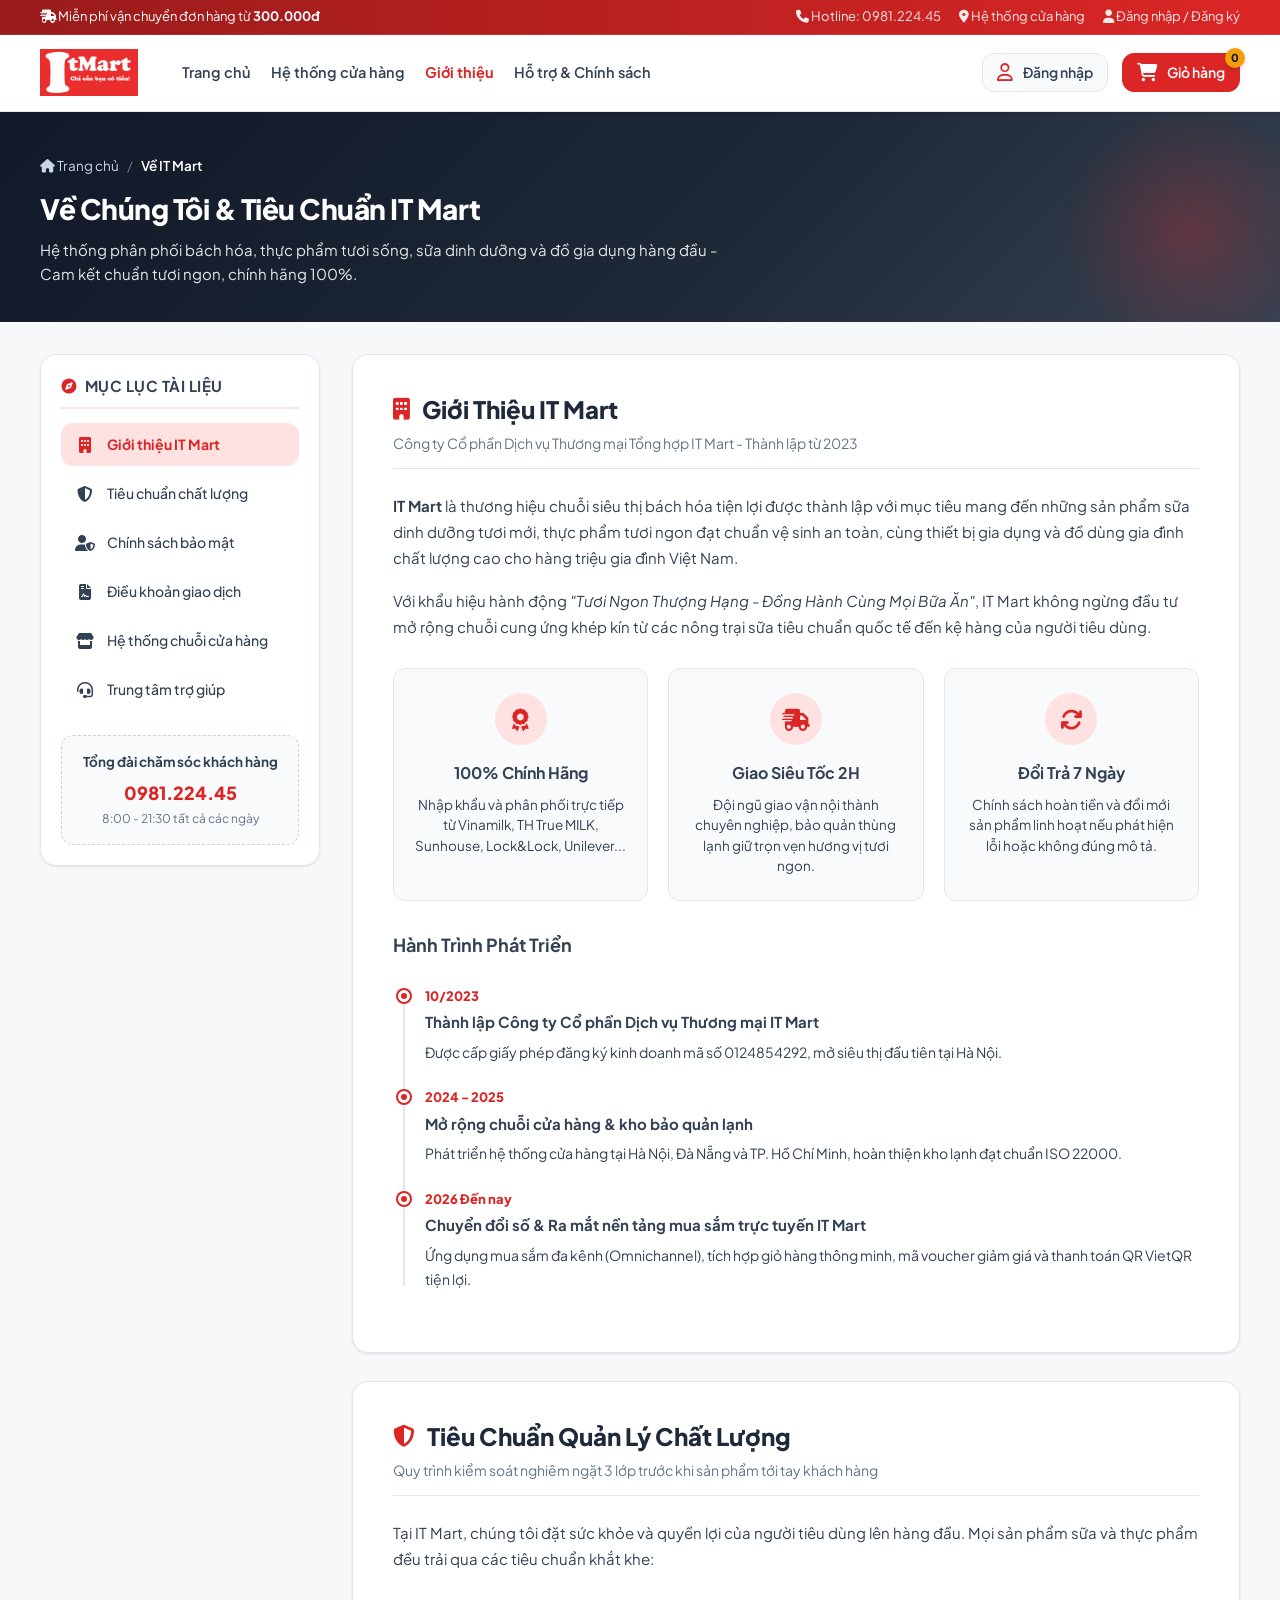
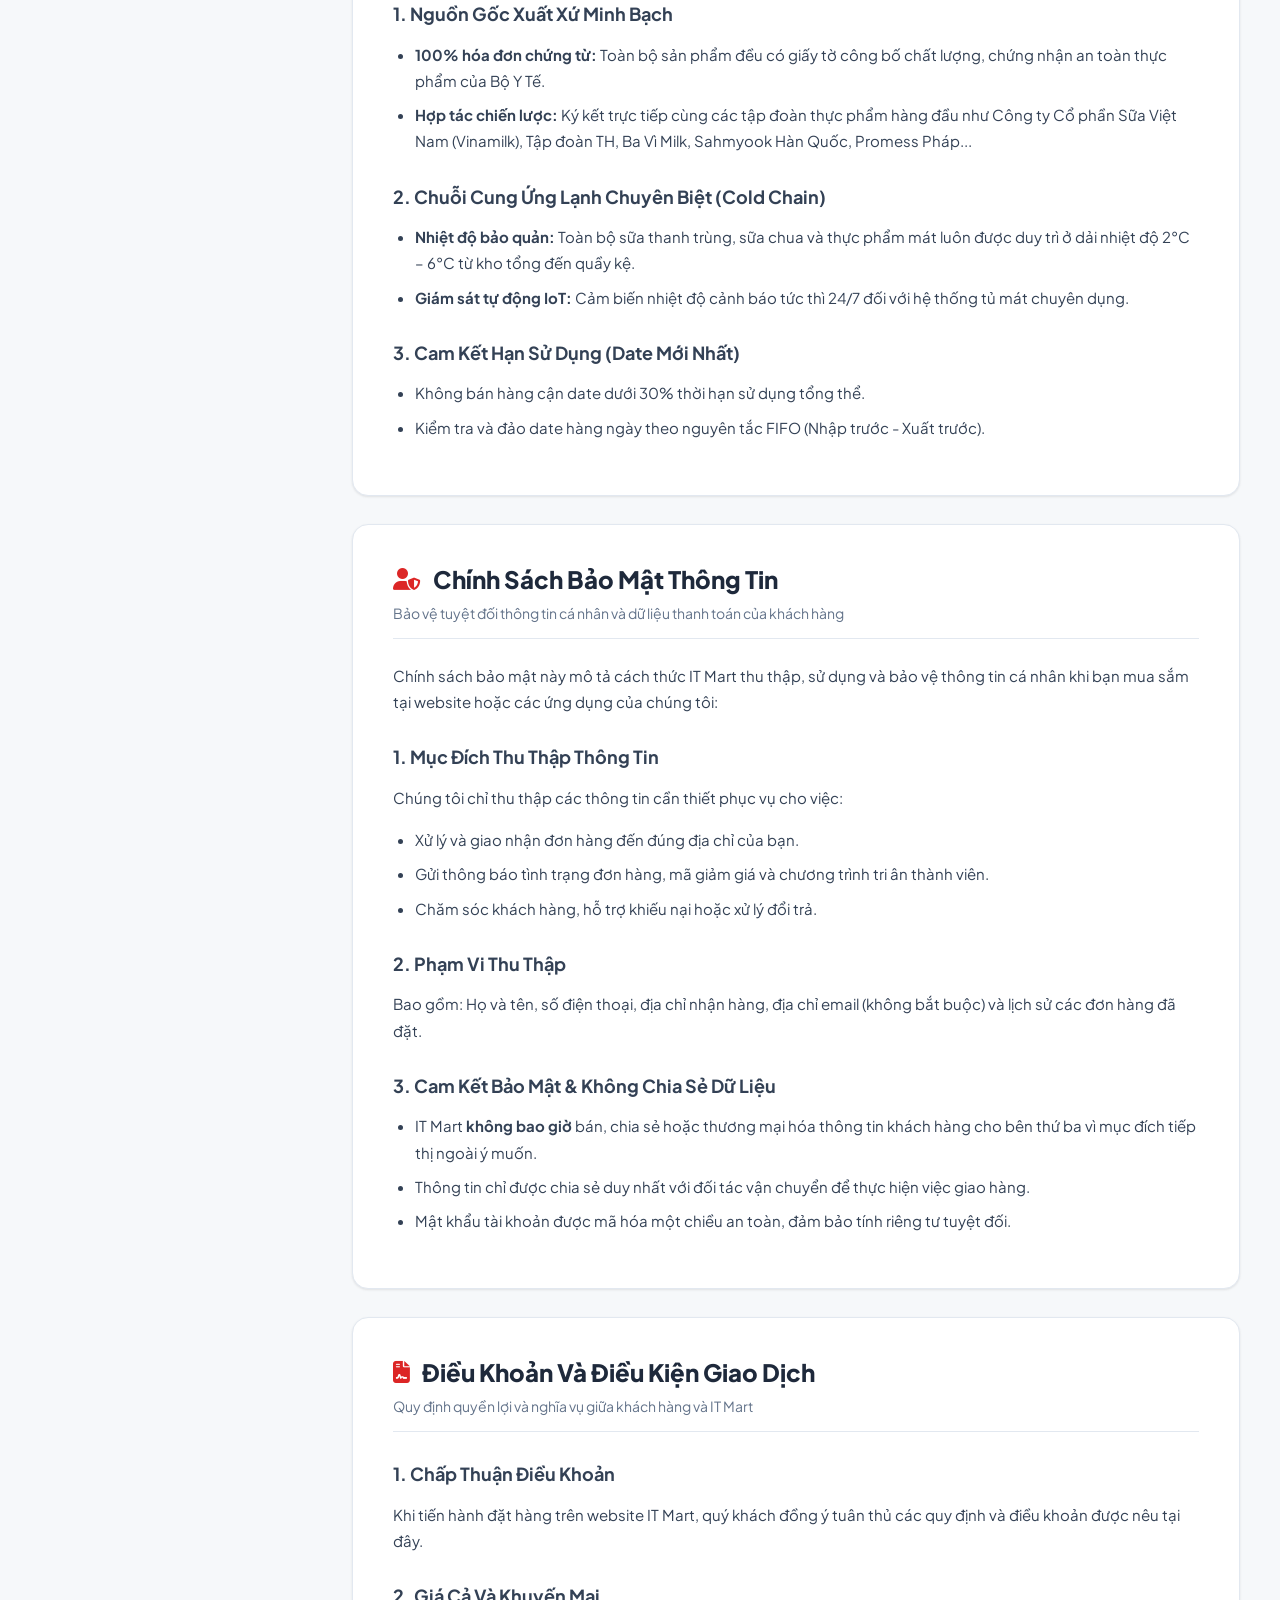
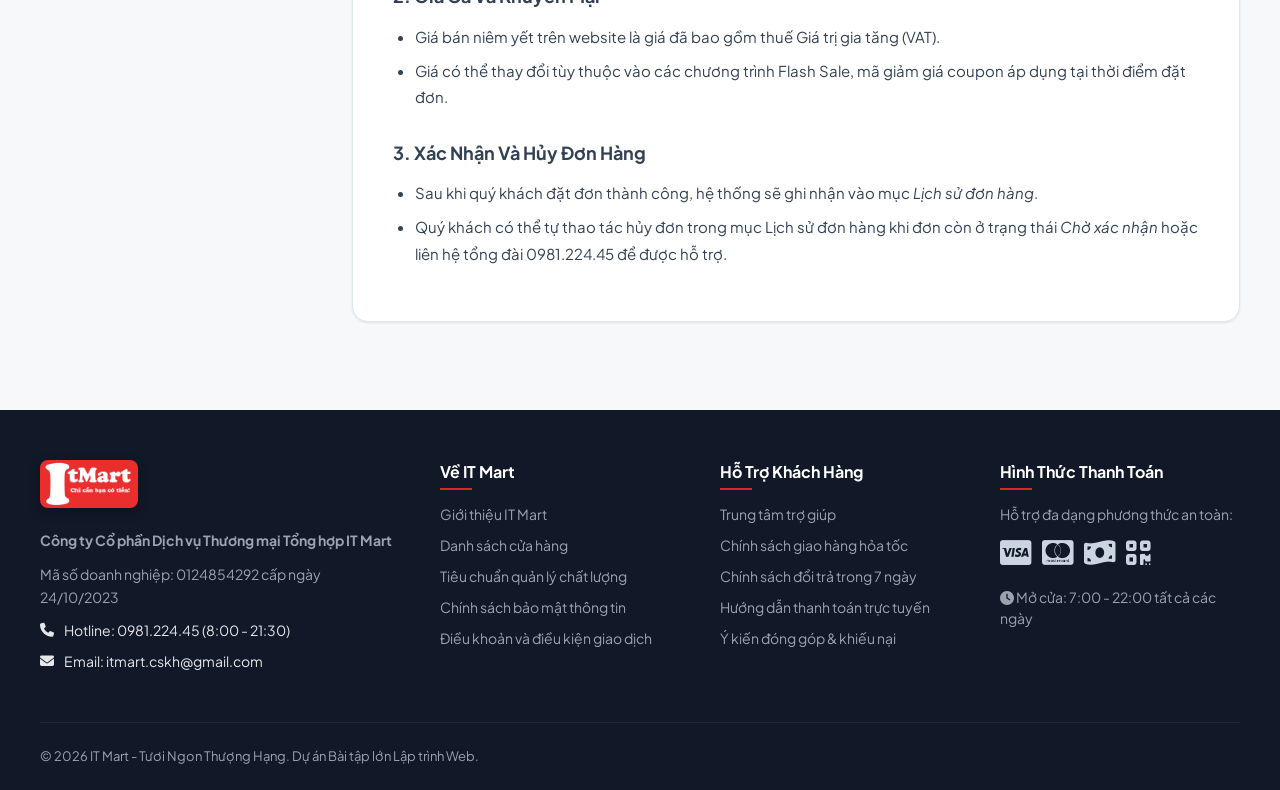
<file: about.html>
<!DOCTYPE html>
<html lang="vi">
<head>
    <meta charset="UTF-8">
    <meta name="viewport" content="width=device-width, initial-scale=1.0">
    <title>Giới Thiệu & Tiêu Chuẩn Chất Lượng - IT Mart</title>
    <link rel="icon" href="./images/Logo.png" type="image/x-icon">
    
    <!-- Google Fonts & FontAwesome -->
    <link rel="preconnect" href="https://fonts.googleapis.com">
    <link rel="preconnect" href="https://fonts.gstatic.com" crossorigin>
    <link href="https://fonts.googleapis.com/css2?family=Plus+Jakarta+Sans:wght@400;500;600;700;800&display=swap" rel="stylesheet">
    <link rel="stylesheet" href="https://cdnjs.cloudflare.com/ajax/libs/font-awesome/6.4.2/css/all.min.css">
    
    <!-- CSS -->
    <link rel="stylesheet" href="css/main.css">
    <link rel="stylesheet" href="css/pages.css">
</head>
<body>

    <!-- TOP ANNOUNCEMENT BAR -->
    <div class="top-bar">
        <div class="container">
            <div class="top-bar-left">
                <span><i class="fa-solid fa-truck-fast"></i> Miễn phí vận chuyển đơn hàng từ <strong>300.000đ</strong></span>
            </div>
            <div class="top-bar-right">
                <a href="tel:098122445"><i class="fa-solid fa-phone"></i> Hotline: 0981.224.45</a>
                <a href="stores.html"><i class="fa-solid fa-location-dot"></i> Hệ thống cửa hàng</a>
                <a href="./Log_in.html" id="topBarAuthLink"><i class="fa-solid fa-user"></i> Đăng nhập / Đăng ký</a>
            </div>
        </div>
    </div>

    <!-- MAIN HEADER -->
    <header class="site-header">
        <div class="navbar-main">
            <div class="container">
                <!-- Logo Brand -->
                <a href="index.html" class="brand-logo" title="IT Mart - Trang chủ">
                    <img src="./images/IT Mart.png" alt="IT Mart Logo">
                </a>

                <!-- Header Navigation Links -->
                <nav style="display: flex; gap: 20px; align-items: center; margin-left: 20px;">
                    <a href="index.html" style="text-decoration: none; color: var(--gray-700); font-weight: 600; font-size: 14.5px;">Trang chủ</a>
                    <a href="stores.html" style="text-decoration: none; color: var(--gray-700); font-weight: 600; font-size: 14.5px;">Hệ thống cửa hàng</a>
                    <a href="about.html" style="text-decoration: none; color: var(--primary); font-weight: 700; font-size: 14.5px;">Giới thiệu</a>
                    <a href="policy.html" style="text-decoration: none; color: var(--gray-700); font-weight: 600; font-size: 14.5px;">Hỗ trợ & Chính sách</a>
                </nav>

                <!-- Actions -->
                <div class="header-actions" style="margin-left: auto;">
                    <a href="Log_in.html" class="header-action-btn" id="headerUserBtn" title="Tài khoản cá nhân">
                        <i class="fa-regular fa-user"></i>
                        <span>Đăng nhập</span>
                    </a>
                    <a href="index.html#cart" class="header-action-btn cart-btn" id="cartHeaderBtn" title="Xem giỏ hàng">
                        <i class="fa-solid fa-cart-shopping"></i>
                        <span>Giỏ hàng</span>
                        <div class="cart-badge" id="cartBadgeCount">0</div>
                    </a>
                </div>
            </div>
        </div>
    </header>

    <!-- PAGE HERO BANNER -->
    <section class="page-hero">
        <div class="container page-hero-inner">
            <div class="breadcrumb-nav">
                <a href="index.html"><i class="fa-solid fa-house"></i> Trang chủ</a>
                <span class="separator">/</span>
                <span class="current">Về IT Mart</span>
            </div>
            <h1 class="page-hero-title">Về Chúng Tôi & Tiêu Chuẩn IT Mart</h1>
            <p class="page-hero-subtitle">Hệ thống phân phối bách hóa, thực phẩm tươi sống, sữa dinh dưỡng và đồ gia dụng hàng đầu - Cam kết chuẩn tươi ngon, chính hãng 100%.</p>
        </div>
    </section>

    <!-- MAIN PAGE CONTENT -->
    <div class="container page-container">
        <div class="page-layout-grid">
            
            <!-- STICKY SIDEBAR NAVIGATION -->
            <aside class="page-sidebar">
                <div class="sidebar-title">
                    <i class="fa-solid fa-compass"></i> Mục lục tài liệu
                </div>
                <ul class="sidebar-menu">
                    <li><a href="#intro" class="sidebar-menu-link active"><i class="fa-solid fa-building"></i> Giới thiệu IT Mart</a></li>
                    <li><a href="#quality" class="sidebar-menu-link"><i class="fa-solid fa-shield-halved"></i> Tiêu chuẩn chất lượng</a></li>
                    <li><a href="#privacy" class="sidebar-menu-link"><i class="fa-solid fa-user-shield"></i> Chính sách bảo mật</a></li>
                    <li><a href="#terms" class="sidebar-menu-link"><i class="fa-solid fa-file-contract"></i> Điều khoản giao dịch</a></li>
                    <li><a href="stores.html" class="sidebar-menu-link"><i class="fa-solid fa-store"></i> Hệ thống chuỗi cửa hàng</a></li>
                    <li><a href="policy.html" class="sidebar-menu-link"><i class="fa-solid fa-headset"></i> Trung tâm trợ giúp</a></li>
                </ul>

                <div class="sidebar-hotline-box">
                    <h5>Tổng đài chăm sóc khách hàng</h5>
                    <a href="tel:098122445" class="sidebar-hotline-number">0981.224.45</a>
                    <p>8:00 - 21:30 tất cả các ngày</p>
                </div>
            </aside>

            <!-- MAIN CONTENT SECTIONS -->
            <main>
                <!-- 1. GIỚI THIỆU IT MART -->
                <section class="page-content-card" id="intro">
                    <div class="content-section-header">
                        <h2><i class="fa-solid fa-building"></i> Giới Thiệu IT Mart</h2>
                        <p>Công ty Cổ phần Dịch vụ Thương mại Tổng hợp IT Mart - Thành lập từ 2023</p>
                    </div>
                    <div class="content-body">
                        <p><strong>IT Mart</strong> là thương hiệu chuỗi siêu thị bách hóa tiện lợi được thành lập với mục tiêu mang đến những sản phẩm sữa dinh dưỡng tươi mới, thực phẩm tươi ngon đạt chuẩn vệ sinh an toàn, cùng thiết bị gia dụng và đồ dùng gia đình chất lượng cao cho hàng triệu gia đình Việt Nam.</p>
                        
                        <p>Với khẩu hiệu hành động <em>"Tươi Ngon Thượng Hạng - Đồng Hành Cùng Mọi Bữa Ăn"</em>, IT Mart không ngừng đầu tư mở rộng chuỗi cung ứng khép kín từ các nông trại sữa tiêu chuẩn quốc tế đến kệ hàng của người tiêu dùng.</p>

                        <!-- Highlights Grid -->
                        <div class="feature-cards-grid">
                            <div class="feature-box">
                                <div class="feature-box-icon"><i class="fa-solid fa-award"></i></div>
                                <h4>100% Chính Hãng</h4>
                                <p>Nhập khẩu và phân phối trực tiếp từ Vinamilk, TH True MILK, Sunhouse, Lock&Lock, Unilever...</p>
                            </div>
                            <div class="feature-box">
                                <div class="feature-box-icon"><i class="fa-solid fa-truck-fast"></i></div>
                                <h4>Giao Siêu Tốc 2H</h4>
                                <p>Đội ngũ giao vận nội thành chuyên nghiệp, bảo quản thùng lạnh giữ trọn vẹn hương vị tươi ngon.</p>
                            </div>
                            <div class="feature-box">
                                <div class="feature-box-icon"><i class="fa-solid fa-arrows-rotate"></i></div>
                                <h4>Đổi Trả 7 Ngày</h4>
                                <p>Chính sách hoàn tiền và đổi mới sản phẩm linh hoạt nếu phát hiện lỗi hoặc không đúng mô tả.</p>
                            </div>
                        </div>

                        <h3>Hành Trình Phát Triển</h3>
                        <div class="timeline">
                            <div class="timeline-item">
                                <div class="timeline-year">10/2023</div>
                                <div class="timeline-title">Thành lập Công ty Cổ phần Dịch vụ Thương mại IT Mart</div>
                                <p class="timeline-desc">Được cấp giấy phép đăng ký kinh doanh mã số 0124854292, mở siêu thị đầu tiên tại Hà Nội.</p>
                            </div>
                            <div class="timeline-item">
                                <div class="timeline-year">2024 - 2025</div>
                                <div class="timeline-title">Mở rộng chuỗi cửa hàng & kho bảo quản lạnh</div>
                                <p class="timeline-desc">Phát triển hệ thống cửa hàng tại Hà Nội, Đà Nẵng và TP. Hồ Chí Minh, hoàn thiện kho lạnh đạt chuẩn ISO 22000.</p>
                            </div>
                            <div class="timeline-item">
                                <div class="timeline-year">2026 Đến nay</div>
                                <div class="timeline-title">Chuyển đổi số & Ra mắt nền tảng mua sắm trực tuyến IT Mart</div>
                                <p class="timeline-desc">Ứng dụng mua sắm đa kênh (Omnichannel), tích hợp giỏ hàng thông minh, mã voucher giảm giá và thanh toán QR VietQR tiện lợi.</p>
                            </div>
                        </div>
                    </div>
                </section>

                <!-- 2. TIÊU CHUẨN QUẢN LÝ CHẤT LƯỢNG -->
                <section class="page-content-card" id="quality">
                    <div class="content-section-header">
                        <h2><i class="fa-solid fa-shield-halved"></i> Tiêu Chuẩn Quản Lý Chất Lượng</h2>
                        <p>Quy trình kiểm soát nghiêm ngặt 3 lớp trước khi sản phẩm tới tay khách hàng</p>
                    </div>
                    <div class="content-body">
                        <p>Tại IT Mart, chúng tôi đặt sức khỏe và quyền lợi của người tiêu dùng lên hàng đầu. Mọi sản phẩm sữa và thực phẩm đều trải qua các tiêu chuẩn khắt khe:</p>
                        
                        <h3>1. Nguồn Gốc Xuất Xứ Minh Bạch</h3>
                        <ul>
                            <li><strong>100% hóa đơn chứng từ:</strong> Toàn bộ sản phẩm đều có giấy tờ công bố chất lượng, chứng nhận an toàn thực phẩm của Bộ Y Tế.</li>
                            <li><strong>Hợp tác chiến lược:</strong> Ký kết trực tiếp cùng các tập đoàn thực phẩm hàng đầu như Công ty Cổ phần Sữa Việt Nam (Vinamilk), Tập đoàn TH, Ba Vì Milk, Sahmyook Hàn Quốc, Promess Pháp...</li>
                        </ul>

                        <h3>2. Chuỗi Cung Ứng Lạnh Chuyên Biệt (Cold Chain)</h3>
                        <ul>
                            <li><strong>Nhiệt độ bảo quản:</strong> Toàn bộ sữa thanh trùng, sữa chua và thực phẩm mát luôn được duy trì ở dải nhiệt độ 2°C – 6°C từ kho tổng đến quầy kệ.</li>
                            <li><strong>Giám sát tự động IoT:</strong> Cảm biến nhiệt độ cảnh báo tức thì 24/7 đối với hệ thống tủ mát chuyên dụng.</li>
                        </ul>

                        <h3>3. Cam Kết Hạn Sử Dụng (Date Mới Nhất)</h3>
                        <ul>
                            <li>Không bán hàng cận date dưới 30% thời hạn sử dụng tổng thể.</li>
                            <li>Kiểm tra và đảo date hàng ngày theo nguyên tắc FIFO (Nhập trước - Xuất trước).</li>
                        </ul>
                    </div>
                </section>

                <!-- 3. CHÍNH SÁCH BẢO MẬT THÔNG TIN -->
                <section class="page-content-card" id="privacy">
                    <div class="content-section-header">
                        <h2><i class="fa-solid fa-user-shield"></i> Chính Sách Bảo Mật Thông Tin</h2>
                        <p>Bảo vệ tuyệt đối thông tin cá nhân và dữ liệu thanh toán của khách hàng</p>
                    </div>
                    <div class="content-body">
                        <p>Chính sách bảo mật này mô tả cách thức IT Mart thu thập, sử dụng và bảo vệ thông tin cá nhân khi bạn mua sắm tại website hoặc các ứng dụng của chúng tôi:</p>
                        
                        <h3>1. Mục Đích Thu Thập Thông Tin</h3>
                        <p>Chúng tôi chỉ thu thập các thông tin cần thiết phục vụ cho việc:</p>
                        <ul>
                            <li>Xử lý và giao nhận đơn hàng đến đúng địa chỉ của bạn.</li>
                            <li>Gửi thông báo tình trạng đơn hàng, mã giảm giá và chương trình tri ân thành viên.</li>
                            <li>Chăm sóc khách hàng, hỗ trợ khiếu nại hoặc xử lý đổi trả.</li>
                        </ul>

                        <h3>2. Phạm Vi Thu Thập</h3>
                        <p>Bao gồm: Họ và tên, số điện thoại, địa chỉ nhận hàng, địa chỉ email (không bắt buộc) và lịch sử các đơn hàng đã đặt.</p>

                        <h3>3. Cam Kết Bảo Mật & Không Chia Sẻ Dữ Liệu</h3>
                        <ul>
                            <li>IT Mart <strong>không bao giờ</strong> bán, chia sẻ hoặc thương mại hóa thông tin khách hàng cho bên thứ ba vì mục đích tiếp thị ngoài ý muốn.</li>
                            <li>Thông tin chỉ được chia sẻ duy nhất với đối tác vận chuyển để thực hiện việc giao hàng.</li>
                            <li>Mật khẩu tài khoản được mã hóa một chiều an toàn, đảm bảo tính riêng tư tuyệt đối.</li>
                        </ul>
                    </div>
                </section>

                <!-- 4. ĐIỀU KHOẢN VÀ ĐIỀU KIỆN GIAO DỊCH -->
                <section class="page-content-card" id="terms">
                    <div class="content-section-header">
                        <h2><i class="fa-solid fa-file-contract"></i> Điều Khoản Và Điều Kiện Giao Dịch</h2>
                        <p>Quy định quyền lợi và nghĩa vụ giữa khách hàng và IT Mart</p>
                    </div>
                    <div class="content-body">
                        <h3>1. Chấp Thuận Điều Khoản</h3>
                        <p>Khi tiến hành đặt hàng trên website IT Mart, quý khách đồng ý tuân thủ các quy định và điều khoản được nêu tại đây.</p>

                        <h3>2. Giá Cả Và Khuyến Mại</h3>
                        <ul>
                            <li>Giá bán niêm yết trên website là giá đã bao gồm thuế Giá trị gia tăng (VAT).</li>
                            <li>Giá có thể thay đổi tùy thuộc vào các chương trình Flash Sale, mã giảm giá coupon áp dụng tại thời điểm đặt đơn.</li>
                        </ul>

                        <h3>3. Xác Nhận Và Hủy Đơn Hàng</h3>
                        <ul>
                            <li>Sau khi quý khách đặt đơn thành công, hệ thống sẽ ghi nhận vào mục <em>Lịch sử đơn hàng</em>.</li>
                            <li>Quý khách có thể tự thao tác hủy đơn trong mục Lịch sử đơn hàng khi đơn còn ở trạng thái <em>Chờ xác nhận</em> hoặc liên hệ tổng đài 0981.224.45 để được hỗ trợ.</li>
                        </ul>
                    </div>
                </section>
            </main>
        </div>
    </div>

    <!-- SITE FOOTER -->
    <footer class="site-footer" id="footer">
        <div class="container">
            <div class="footer-grid">
                <div class="footer-col footer-brand">
                    <img src="./images/IT Mart.png" alt="IT Mart Logo">
                    <p><strong>Công ty Cổ phần Dịch vụ Thương mại Tổng hợp IT Mart</strong></p>
                    <p>Mã số doanh nghiệp: 0124854292 cấp ngày 24/10/2023</p>
                    <div class="footer-contact-item">
                        <i class="fa-solid fa-phone"></i>
                        <span>Hotline: 0981.224.45 (8:00 - 21:30)</span>
                    </div>
                    <div class="footer-contact-item">
                        <i class="fa-solid fa-envelope"></i>
                        <span>Email: itmart.cskh@gmail.com</span>
                    </div>
                </div>

                <div class="footer-col">
                    <h4>Về IT Mart</h4>
                    <ul>
                        <li><a href="about.html#intro">Giới thiệu IT Mart</a></li>
                        <li><a href="stores.html">Danh sách cửa hàng</a></li>
                        <li><a href="about.html#quality">Tiêu chuẩn quản lý chất lượng</a></li>
                        <li><a href="about.html#privacy">Chính sách bảo mật thông tin</a></li>
                        <li><a href="about.html#terms">Điều khoản và điều kiện giao dịch</a></li>
                    </ul>
                </div>

                <div class="footer-col">
                    <h4>Hỗ Trợ Khách Hàng</h4>
                    <ul>
                        <li><a href="policy.html#help">Trung tâm trợ giúp</a></li>
                        <li><a href="policy.html#shipping">Chính sách giao hàng hỏa tốc</a></li>
                        <li><a href="policy.html#return">Chính sách đổi trả trong 7 ngày</a></li>
                        <li><a href="policy.html#payment">Hướng dẫn thanh toán trực tuyến</a></li>
                        <li><a href="policy.html#feedback">Ý kiến đóng góp & khiếu nại</a></li>
                    </ul>
                </div>

                <div class="footer-col">
                    <h4>Hình Thức Thanh Toán</h4>
                    <p style="margin-bottom: 14px;">Hỗ trợ đa dạng phương thức an toàn:</p>
                    <div style="display: flex; gap: 10px; font-size: 28px; color: #cbd5e1; margin-bottom: 20px;">
                        <i class="fa-brands fa-cc-visa" title="Visa"></i>
                        <i class="fa-brands fa-cc-mastercard" title="Mastercard"></i>
                        <i class="fa-solid fa-money-bill-wave" title="Tiền mặt khi nhận hàng (COD)"></i>
                        <i class="fa-solid fa-qrcode" title="Chuyển khoản QR ngân hàng"></i>
                    </div>
                    <p><i class="fa-solid fa-clock"></i> Mở cửa: 7:00 - 22:00 tất cả các ngày</p>
                </div>
            </div>

            <div class="footer-bottom">
                <p>&copy; 2026 IT Mart - Tươi Ngon Thượng Hạng. Dự án Bài tập lớn Lập trình Web.</p>
            </div>
        </div>
    </footer>

    <!-- Scripts -->
    <script src="js/notification.js"></script>
    <script src="js/pages.js"></script>
</body>
</html>
</file>
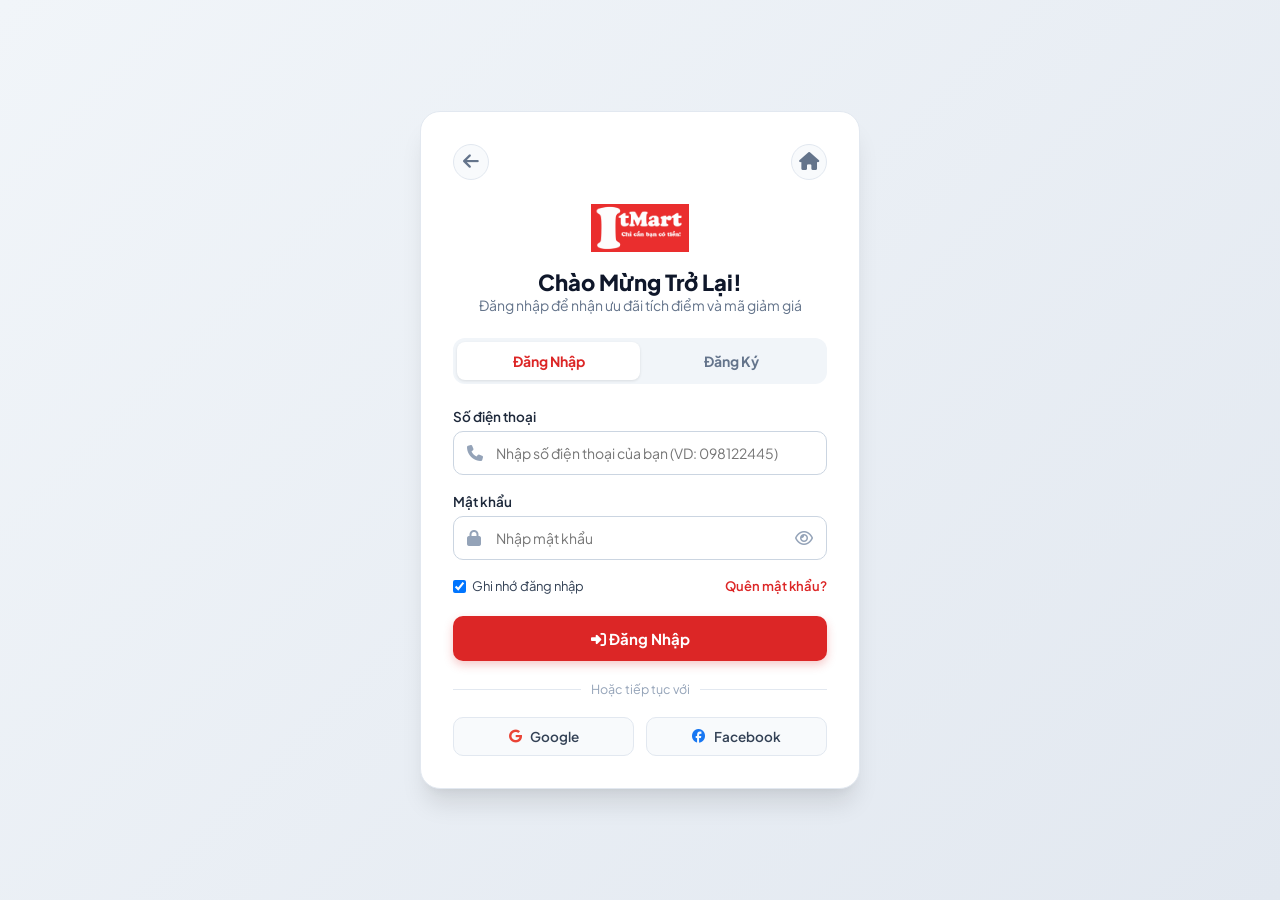
<file: Log_in.html>
<!DOCTYPE html>
<html lang="vi">
<head>
    <meta charset="UTF-8">
    <meta name="viewport" content="width=device-width, initial-scale=1.0">
    <title>Đăng Nhập / Đăng Ký - IT Mart</title>
    <link rel="icon" href="./images/Logo.png" type="image/x-icon">
    
    <!-- FontAwesome 6 -->
    <link rel="stylesheet" href="https://cdnjs.cloudflare.com/ajax/libs/font-awesome/6.4.2/css/all.min.css">
    <!-- Custom Login CSS (Tách riêng biệt) -->
    <link rel="stylesheet" href="./css/login.css">
</head>
<body>

    <div class="login-card">
        <!-- Top Nav -->
        <div class="card-top-nav">
            <a href="index.html" title="Quay lại"><i class="fa-solid fa-arrow-left"></i></a>
            <a href="index.html" title="Trang chủ"><i class="fa-solid fa-house"></i></a>
        </div>

        <!-- Header -->
        <div class="brand-header">
            <a href="index.html">
                <img src="./images/IT Mart.png" alt="IT Mart Logo">
            </a>
            <h2 id="authTitle">Chào Mừng Trở Lại!</h2>
            <p id="authSubtitle">Đăng nhập để nhận ưu đãi tích điểm và mã giảm giá</p>
        </div>

        <!-- Auth Tabs Toggle -->
        <div class="auth-tabs">
            <button type="button" class="auth-tab-btn active" id="tabLogin" onclick="switchAuthTab('login')">Đăng Nhập</button>
            <button type="button" class="auth-tab-btn" id="tabRegister" onclick="switchAuthTab('register')">Đăng Ký</button>
        </div>

        <!-- LOGIN FORM -->
        <form id="loginForm" onsubmit="handleLogin(event)">
            <div class="form-group">
                <label for="loginPhone">Số điện thoại</label>
                <div class="input-with-icon">
                    <i class="fa-solid fa-phone"></i>
                    <input type="tel" id="loginPhone" required placeholder="Nhập số điện thoại của bạn (VD: 098122445)">
                </div>
            </div>

            <div class="form-group">
                <label for="loginPassword">Mật khẩu</label>
                <div class="input-with-icon">
                    <i class="fa-solid fa-lock"></i>
                    <input type="password" id="loginPassword" required placeholder="Nhập mật khẩu">
                    <i class="fa-regular fa-eye toggle-pwd" onclick="togglePassword('loginPassword', this)"></i>
                </div>
            </div>

            <div class="form-extras">
                <label class="remember-label">
                    <input type="checkbox" id="rememberMe" checked> Ghi nhớ đăng nhập
                </label>
                <a href="javascript:void(0)" onclick="ITMDialog.alert({ title: 'Khôi phục mật khẩu', message: 'Hệ thống gửi mã xác thực SMS OTP đang được nâng cấp bảo mật. Vui lòng liên hệ hotline chăm sóc khách hàng 1900 8888 để được hỗ trợ cấp lại mật khẩu ngay lập tức!', type: 'info' })">Quên mật khẩu?</a>
            </div>

            <button type="submit" class="btn-auth-submit">
                <i class="fa-solid fa-right-to-bracket"></i> Đăng Nhập
            </button>
        </form>

        <!-- REGISTER FORM -->
        <form id="registerForm" class="register-form-hidden" onsubmit="handleRegister(event)">
            <div class="form-group">
                <label for="regName">Họ và tên</label>
                <div class="input-with-icon">
                    <i class="fa-solid fa-user"></i>
                    <input type="text" id="regName" required placeholder="Họ và tên của bạn">
                </div>
            </div>

            <div class="form-group">
                <label for="regPhone">Số điện thoại</label>
                <div class="input-with-icon">
                    <i class="fa-solid fa-phone"></i>
                    <input type="tel" id="regPhone" required placeholder="Số điện thoại dùng để nhận hàng">
                </div>
            </div>

            <div class="form-group">
                <label for="regPassword">Mật khẩu</label>
                <div class="input-with-icon">
                    <i class="fa-solid fa-lock"></i>
                    <input type="password" id="regPassword" required placeholder="Tạo mật khẩu (tối thiểu 6 ký tự)">
                    <i class="fa-regular fa-eye toggle-pwd" onclick="togglePassword('regPassword', this)"></i>
                </div>
            </div>

            <div class="form-group">
                <label for="regConfirmPassword">Xác nhận mật khẩu</label>
                <div class="input-with-icon">
                    <i class="fa-solid fa-shield-halved"></i>
                    <input type="password" id="regConfirmPassword" required placeholder="Nhập lại mật khẩu vừa tạo">
                </div>
            </div>

            <button type="submit" class="btn-auth-submit">
                <i class="fa-solid fa-user-plus"></i> Đăng Ký Tài Khoản
            </button>
        </form>

        <!-- Divider & Social Buttons -->
        <div class="auth-divider">
            <span>Hoặc tiếp tục với</span>
        </div>

        <div class="social-auth">
            <button type="button" class="btn-social" onclick="ITMToast.success('Đăng nhập Google thành công!'); setTimeout(() => window.location.href=getRedirectTarget(), 800);">
                <i class="fa-brands fa-google google-icon"></i> Google
            </button>
            <button type="button" class="btn-social" onclick="ITMToast.success('Đăng nhập Facebook thành công!'); setTimeout(() => window.location.href=getRedirectTarget(), 800);">
                <i class="fa-brands fa-facebook facebook-icon"></i> Facebook
            </button>
        </div>
    </div>

    <!-- Scripts (Tách riêng biệt) -->
    <script src="js/notification.js"></script>
    <script src="js/auth.js"></script>
</body>
</html>
</file>
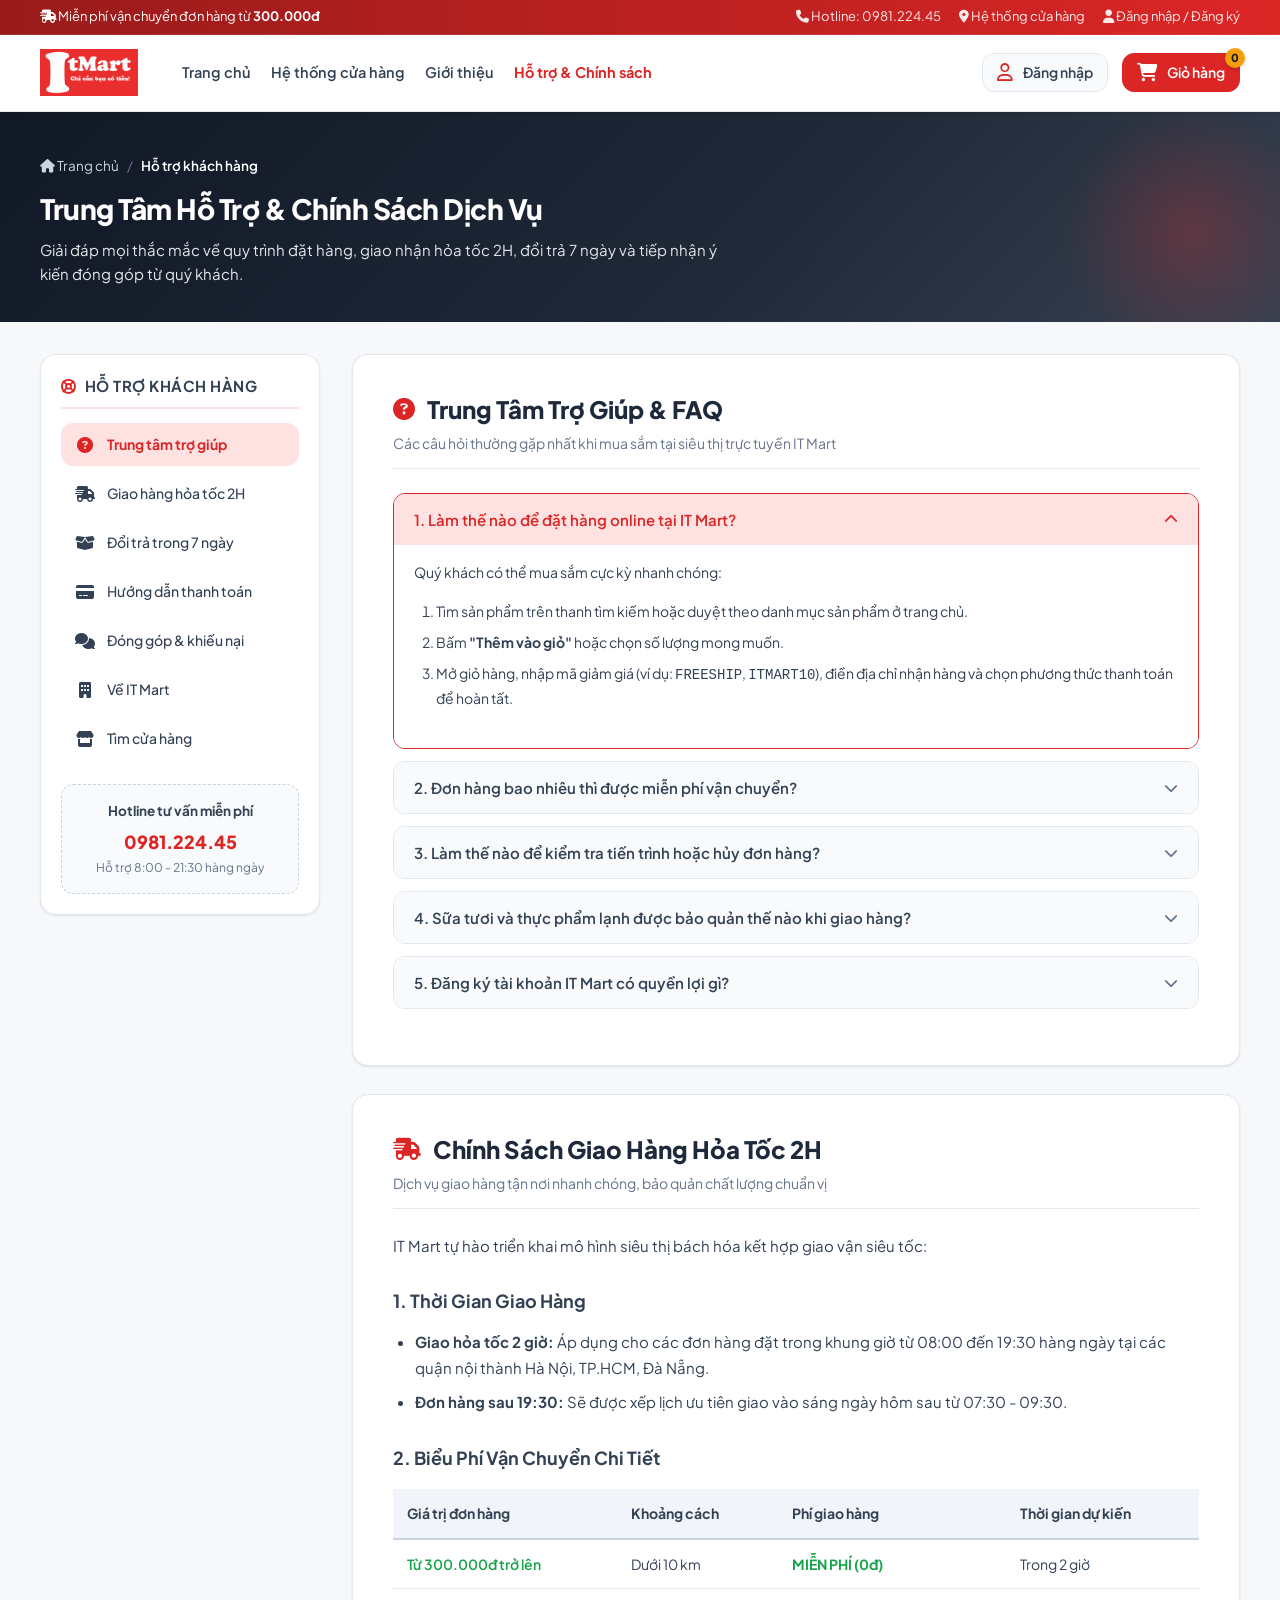
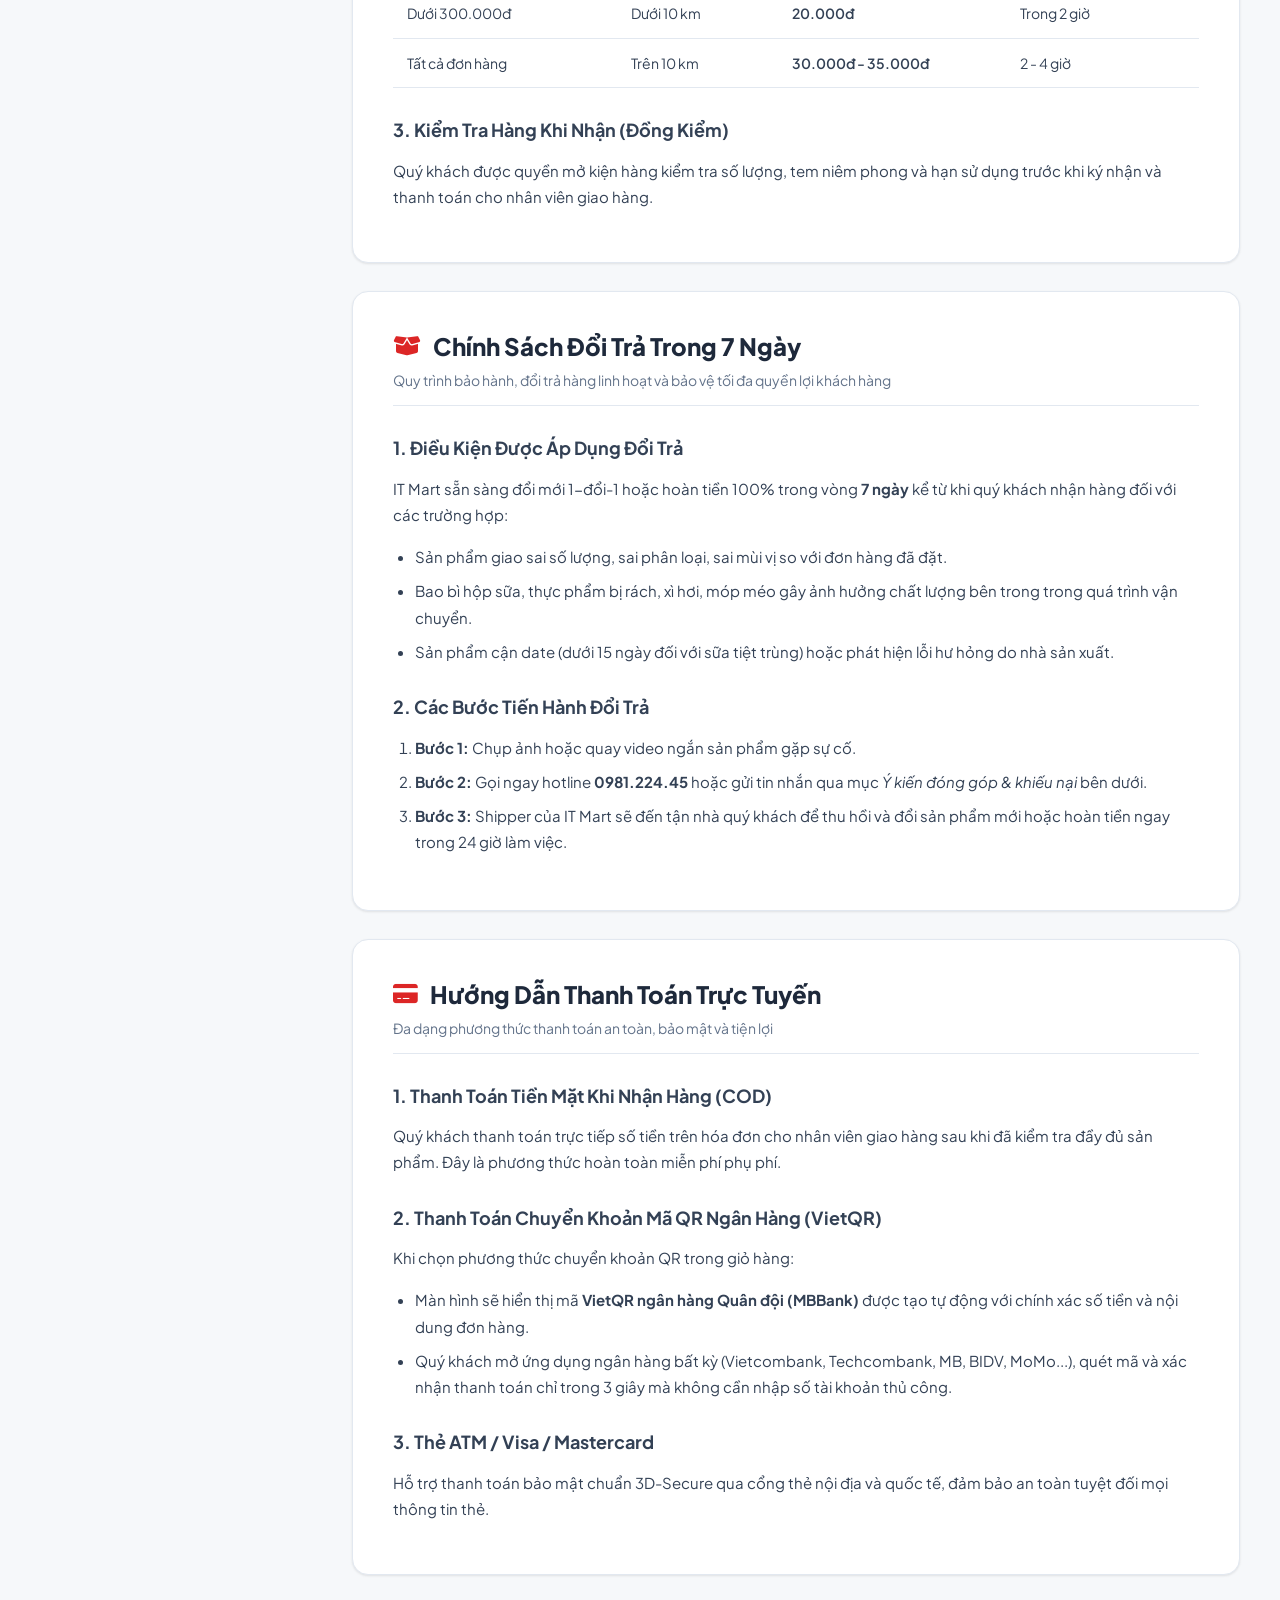
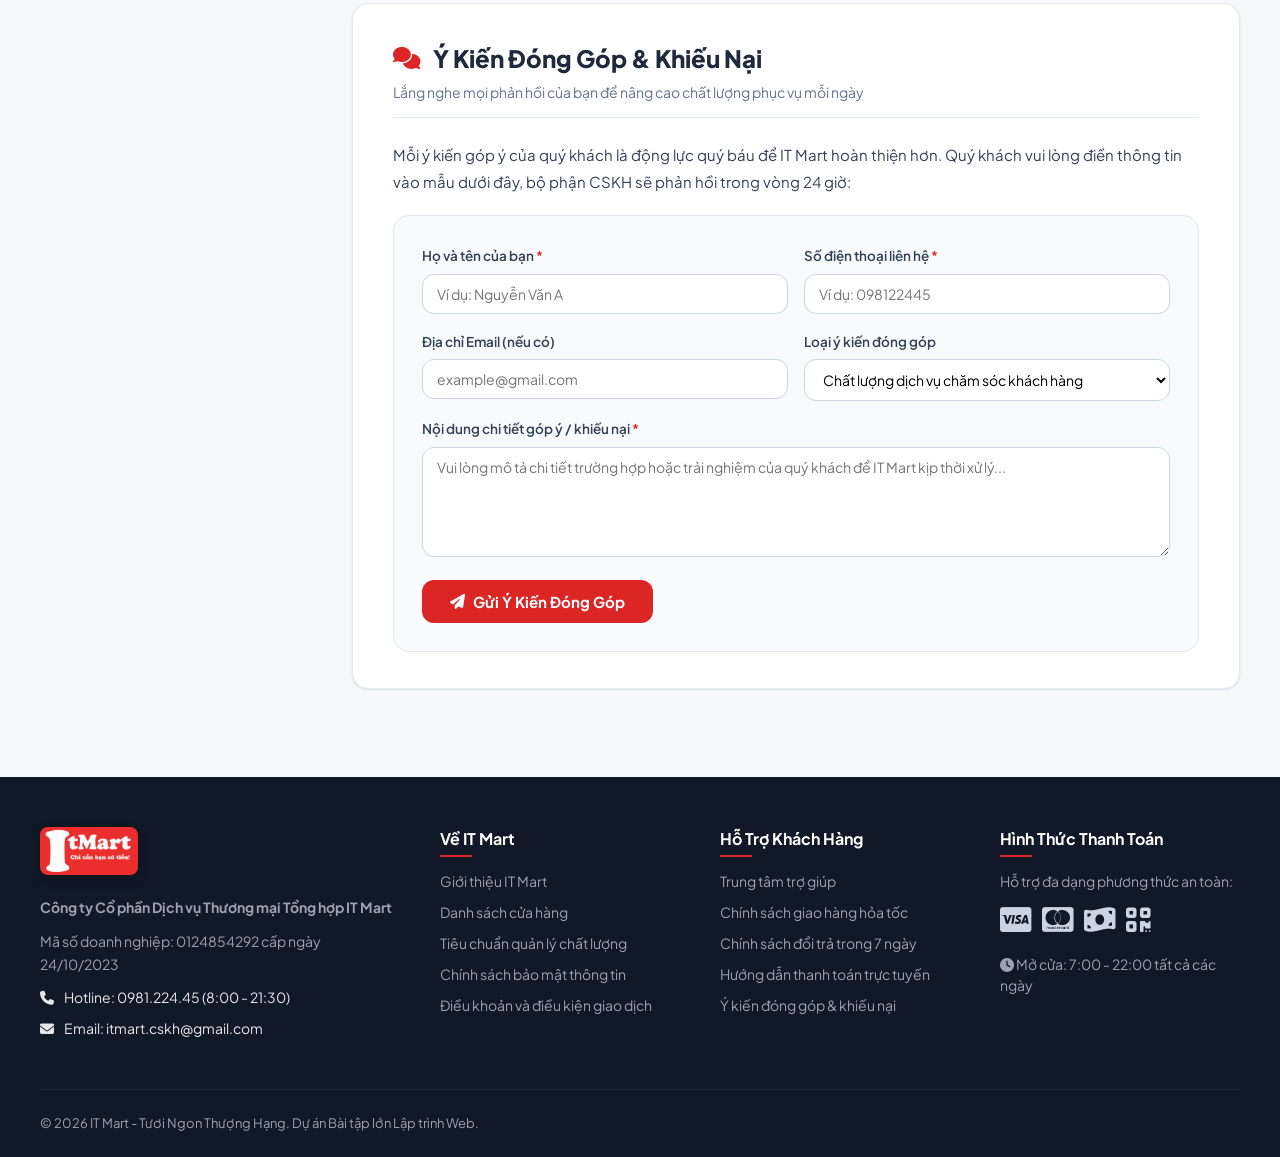
<file: policy.html>
<!DOCTYPE html>
<html lang="vi">
<head>
    <meta charset="UTF-8">
    <meta name="viewport" content="width=device-width, initial-scale=1.0">
    <title>Hỗ Trợ Khách Hàng & Chính Sách - IT Mart</title>
    <link rel="icon" href="./images/Logo.png" type="image/x-icon">
    
    <!-- Google Fonts & FontAwesome -->
    <link rel="preconnect" href="https://fonts.googleapis.com">
    <link rel="preconnect" href="https://fonts.gstatic.com" crossorigin>
    <link href="https://fonts.googleapis.com/css2?family=Plus+Jakarta+Sans:wght@400;500;600;700;800&display=swap" rel="stylesheet">
    <link rel="stylesheet" href="https://cdnjs.cloudflare.com/ajax/libs/font-awesome/6.4.2/css/all.min.css">
    
    <!-- CSS -->
    <link rel="stylesheet" href="css/main.css">
    <link rel="stylesheet" href="css/pages.css">
</head>
<body>

    <!-- TOP ANNOUNCEMENT BAR -->
    <div class="top-bar">
        <div class="container">
            <div class="top-bar-left">
                <span><i class="fa-solid fa-truck-fast"></i> Miễn phí vận chuyển đơn hàng từ <strong>300.000đ</strong></span>
            </div>
            <div class="top-bar-right">
                <a href="tel:098122445"><i class="fa-solid fa-phone"></i> Hotline: 0981.224.45</a>
                <a href="stores.html"><i class="fa-solid fa-location-dot"></i> Hệ thống cửa hàng</a>
                <a href="./Log_in.html" id="topBarAuthLink"><i class="fa-solid fa-user"></i> Đăng nhập / Đăng ký</a>
            </div>
        </div>
    </div>

    <!-- MAIN HEADER -->
    <header class="site-header">
        <div class="navbar-main">
            <div class="container">
                <!-- Logo Brand -->
                <a href="index.html" class="brand-logo" title="IT Mart - Trang chủ">
                    <img src="./images/IT Mart.png" alt="IT Mart Logo">
                </a>

                <!-- Header Navigation Links -->
                <nav style="display: flex; gap: 20px; align-items: center; margin-left: 20px;">
                    <a href="index.html" style="text-decoration: none; color: var(--gray-700); font-weight: 600; font-size: 14.5px;">Trang chủ</a>
                    <a href="stores.html" style="text-decoration: none; color: var(--gray-700); font-weight: 600; font-size: 14.5px;">Hệ thống cửa hàng</a>
                    <a href="about.html" style="text-decoration: none; color: var(--gray-700); font-weight: 600; font-size: 14.5px;">Giới thiệu</a>
                    <a href="policy.html" style="text-decoration: none; color: var(--primary); font-weight: 700; font-size: 14.5px;">Hỗ trợ & Chính sách</a>
                </nav>

                <!-- Actions -->
                <div class="header-actions" style="margin-left: auto;">
                    <a href="Log_in.html" class="header-action-btn" id="headerUserBtn" title="Tài khoản cá nhân">
                        <i class="fa-regular fa-user"></i>
                        <span>Đăng nhập</span>
                    </a>
                    <a href="index.html#cart" class="header-action-btn cart-btn" id="cartHeaderBtn" title="Xem giỏ hàng">
                        <i class="fa-solid fa-cart-shopping"></i>
                        <span>Giỏ hàng</span>
                        <div class="cart-badge" id="cartBadgeCount">0</div>
                    </a>
                </div>
            </div>
        </div>
    </header>

    <!-- PAGE HERO BANNER -->
    <section class="page-hero">
        <div class="container page-hero-inner">
            <div class="breadcrumb-nav">
                <a href="index.html"><i class="fa-solid fa-house"></i> Trang chủ</a>
                <span class="separator">/</span>
                <span class="current">Hỗ trợ khách hàng</span>
            </div>
            <h1 class="page-hero-title">Trung Tâm Hỗ Trợ & Chính Sách Dịch Vụ</h1>
            <p class="page-hero-subtitle">Giải đáp mọi thắc mắc về quy trình đặt hàng, giao nhận hỏa tốc 2H, đổi trả 7 ngày và tiếp nhận ý kiến đóng góp từ quý khách.</p>
        </div>
    </section>

    <!-- MAIN PAGE CONTENT -->
    <div class="container page-container">
        <div class="page-layout-grid">
            
            <!-- STICKY SIDEBAR NAVIGATION -->
            <aside class="page-sidebar">
                <div class="sidebar-title">
                    <i class="fa-solid fa-life-ring"></i> Hỗ trợ khách hàng
                </div>
                <ul class="sidebar-menu">
                    <li><a href="#help" class="sidebar-menu-link active"><i class="fa-solid fa-circle-question"></i> Trung tâm trợ giúp</a></li>
                    <li><a href="#shipping" class="sidebar-menu-link"><i class="fa-solid fa-truck-fast"></i> Giao hàng hỏa tốc 2H</a></li>
                    <li><a href="#return" class="sidebar-menu-link"><i class="fa-solid fa-box-open"></i> Đổi trả trong 7 ngày</a></li>
                    <li><a href="#payment" class="sidebar-menu-link"><i class="fa-solid fa-credit-card"></i> Hướng dẫn thanh toán</a></li>
                    <li><a href="#feedback" class="sidebar-menu-link"><i class="fa-solid fa-comments"></i> Đóng góp & khiếu nại</a></li>
                    <li><a href="about.html" class="sidebar-menu-link"><i class="fa-solid fa-building"></i> Về IT Mart</a></li>
                    <li><a href="stores.html" class="sidebar-menu-link"><i class="fa-solid fa-store"></i> Tìm cửa hàng</a></li>
                </ul>

                <div class="sidebar-hotline-box">
                    <h5>Hotline tư vấn miễn phí</h5>
                    <a href="tel:098122445" class="sidebar-hotline-number">0981.224.45</a>
                    <p>Hỗ trợ 8:00 - 21:30 hàng ngày</p>
                </div>
            </aside>

            <!-- MAIN CONTENT SECTIONS -->
            <main>
                
                <!-- 1. TRUNG TÂM TRỢ GIÚP & FAQ -->
                <section class="page-content-card" id="help">
                    <div class="content-section-header">
                        <h2><i class="fa-solid fa-circle-question"></i> Trung Tâm Trợ Giúp & FAQ</h2>
                        <p>Các câu hỏi thường gặp nhất khi mua sắm tại siêu thị trực tuyến IT Mart</p>
                    </div>
                    <div class="content-body">
                        
                        <div class="faq-accordion">
                            
                            <!-- Q1 -->
                            <div class="faq-item active">
                                <button type="button" class="faq-question">
                                    <span>1. Làm thế nào để đặt hàng online tại IT Mart?</span>
                                    <i class="fa-solid fa-chevron-down"></i>
                                </button>
                                <div class="faq-answer">
                                    <p>Quý khách có thể mua sắm cực kỳ nhanh chóng:</p>
                                    <ol>
                                        <li>Tìm sản phẩm trên thanh tìm kiếm hoặc duyệt theo danh mục sản phẩm ở trang chủ.</li>
                                        <li>Bấm <strong>"Thêm vào giỏ"</strong> hoặc chọn số lượng mong muốn.</li>
                                        <li>Mở giỏ hàng, nhập mã giảm giá (ví dụ: <code>FREESHIP</code>, <code>ITMART10</code>), điền địa chỉ nhận hàng và chọn phương thức thanh toán để hoàn tất.</li>
                                    </ol>
                                </div>
                            </div>

                            <!-- Q2 -->
                            <div class="faq-item">
                                <button type="button" class="faq-question">
                                    <span>2. Đơn hàng bao nhiêu thì được miễn phí vận chuyển?</span>
                                    <i class="fa-solid fa-chevron-down"></i>
                                </button>
                                <div class="faq-answer">
                                    <p>Tất cả các đơn hàng có giá trị thanh toán từ <strong>300.000đ trở lên</strong> đều được IT Mart miễn phí vận chuyển toàn bộ trong bán kính nội thành Hà Nội, TP.HCM và Đà Nẵng. Với đơn hàng dưới 300.000đ, phí giao hàng tiêu chuẩn là 20.000đ.</p>
                                </div>
                            </div>

                            <!-- Q3 -->
                            <div class="faq-item">
                                <button type="button" class="faq-question">
                                    <span>3. Làm thế nào để kiểm tra tiến trình hoặc hủy đơn hàng?</span>
                                    <i class="fa-solid fa-chevron-down"></i>
                                </button>
                                <div class="faq-answer">
                                    <p>Quý khách chỉ cần bấm vào nút <strong>"Đơn hàng"</strong> ở góc trên thanh điều hướng để mở danh sách <em>Lịch sử đơn hàng</em>. Tại đây bạn có thể theo dõi trạng thái đơn, xem chi tiết hóa đơn hoặc bấm nút <em>"Hủy đơn hàng"</em> nếu đơn đang ở trạng thái Chờ xác nhận.</p>
                                </div>
                            </div>

                            <!-- Q4 -->
                            <div class="faq-item">
                                <button type="button" class="faq-question">
                                    <span>4. Sữa tươi và thực phẩm lạnh được bảo quản thế nào khi giao hàng?</span>
                                    <i class="fa-solid fa-chevron-down"></i>
                                </button>
                                <div class="faq-answer">
                                    <p>Đội ngũ giao nhận của IT Mart trang bị thùng giữ nhiệt chuyên dụng với đá gel lạnh, đảm bảo nhiệt độ luôn duy trì từ 2°C – 6°C trong suốt thời gian vận chuyển đến tận tay quý khách.</p>
                                </div>
                            </div>

                            <!-- Q5 -->
                            <div class="faq-item">
                                <button type="button" class="faq-question">
                                    <span>5. Đăng ký tài khoản IT Mart có quyền lợi gì?</span>
                                    <i class="fa-solid fa-chevron-down"></i>
                                </button>
                                <div class="faq-answer">
                                    <p>Khi đăng ký tài khoản, quý khách được:</p>
                                    <ul>
                                        <li>Tặng ngay mã giảm giá <code>CHAOBANMOI</code> trị giá 20.000đ cho đơn hàng đầu tiên.</li>
                                        <li>Lưu sẵn thông tin giao hàng không cần nhập lại.</li>
                                        <li>Giỏ hàng được đồng bộ và lưu vĩnh viễn trên tài khoản cá nhân.</li>
                                    </ul>
                                </div>
                            </div>

                        </div>
                    </div>
                </section>

                <!-- 2. CHÍNH SÁCH GIAO HÀNG HỎA TỐC -->
                <section class="page-content-card" id="shipping">
                    <div class="content-section-header">
                        <h2><i class="fa-solid fa-truck-fast"></i> Chính Sách Giao Hàng Hỏa Tốc 2H</h2>
                        <p>Dịch vụ giao hàng tận nơi nhanh chóng, bảo quản chất lượng chuẩn vị</p>
                    </div>
                    <div class="content-body">
                        <p>IT Mart tự hào triển khai mô hình siêu thị bách hóa kết hợp giao vận siêu tốc:</p>

                        <h3>1. Thời Gian Giao Hàng</h3>
                        <ul>
                            <li><strong>Giao hỏa tốc 2 giờ:</strong> Áp dụng cho các đơn hàng đặt trong khung giờ từ 08:00 đến 19:30 hàng ngày tại các quận nội thành Hà Nội, TP.HCM, Đà Nẵng.</li>
                            <li><strong>Đơn hàng sau 19:30:</strong> Sẽ được xếp lịch ưu tiên giao vào sáng ngày hôm sau từ 07:30 - 09:30.</li>
                        </ul>

                        <h3>2. Biểu Phí Vận Chuyển Chi Tiết</h3>
                        <div style="overflow-x: auto; margin: 16px 0;">
                            <table style="width: 100%; border-collapse: collapse; font-size: 14px; text-align: left;">
                                <thead>
                                    <tr style="background: #f1f5f9; border-bottom: 2px solid #cbd5e1;">
                                        <th style="padding: 12px 14px;">Giá trị đơn hàng</th>
                                        <th style="padding: 12px 14px;">Khoảng cách</th>
                                        <th style="padding: 12px 14px;">Phí giao hàng</th>
                                        <th style="padding: 12px 14px;">Thời gian dự kiến</th>
                                    </tr>
                                </thead>
                                <tbody>
                                    <tr style="border-bottom: 1px solid #e2e8f0;">
                                        <td style="padding: 12px 14px; font-weight: 600; color: #16a34a;">Từ 300.000đ trở lên</td>
                                        <td style="padding: 12px 14px;">Dưới 10 km</td>
                                        <td style="padding: 12px 14px; font-weight: 700; color: #16a34a;">MIỄN PHÍ (0đ)</td>
                                        <td style="padding: 12px 14px;">Trong 2 giờ</td>
                                    </tr>
                                    <tr style="border-bottom: 1px solid #e2e8f0;">
                                        <td style="padding: 12px 14px;">Dưới 300.000đ</td>
                                        <td style="padding: 12px 14px;">Dưới 10 km</td>
                                        <td style="padding: 12px 14px; font-weight: 600;">20.000đ</td>
                                        <td style="padding: 12px 14px;">Trong 2 giờ</td>
                                    </tr>
                                    <tr style="border-bottom: 1px solid #e2e8f0;">
                                        <td style="padding: 12px 14px;">Tất cả đơn hàng</td>
                                        <td style="padding: 12px 14px;">Trên 10 km</td>
                                        <td style="padding: 12px 14px; font-weight: 600;">30.000đ - 35.000đ</td>
                                        <td style="padding: 12px 14px;">2 - 4 giờ</td>
                                    </tr>
                                </tbody>
                            </table>
                        </div>

                        <h3>3. Kiểm Tra Hàng Khi Nhận (Đồng Kiểm)</h3>
                        <p>Quý khách được quyền mở kiện hàng kiểm tra số lượng, tem niêm phong và hạn sử dụng trước khi ký nhận và thanh toán cho nhân viên giao hàng.</p>
                    </div>
                </section>

                <!-- 3. CHÍNH SÁCH ĐỔI TRẢ TRONG 7 NGÀY -->
                <section class="page-content-card" id="return">
                    <div class="content-section-header">
                        <h2><i class="fa-solid fa-box-open"></i> Chính Sách Đổi Trả Trong 7 Ngày</h2>
                        <p>Quy trình bảo hành, đổi trả hàng linh hoạt và bảo vệ tối đa quyền lợi khách hàng</p>
                    </div>
                    <div class="content-body">
                        <h3>1. Điều Kiện Được Áp Dụng Đổi Trả</h3>
                        <p>IT Mart sẵn sàng đổi mới 1-đổi-1 hoặc hoàn tiền 100% trong vòng <strong>7 ngày</strong> kể từ khi quý khách nhận hàng đối với các trường hợp:</p>
                        <ul>
                            <li>Sản phẩm giao sai số lượng, sai phân loại, sai mùi vị so với đơn hàng đã đặt.</li>
                            <li>Bao bì hộp sữa, thực phẩm bị rách, xì hơi, móp méo gây ảnh hưởng chất lượng bên trong trong quá trình vận chuyển.</li>
                            <li>Sản phẩm cận date (dưới 15 ngày đối với sữa tiệt trùng) hoặc phát hiện lỗi hư hỏng do nhà sản xuất.</li>
                        </ul>

                        <h3>2. Các Bước Tiến Hành Đổi Trả</h3>
                        <ol>
                            <li><strong>Bước 1:</strong> Chụp ảnh hoặc quay video ngắn sản phẩm gặp sự cố.</li>
                            <li><strong>Bước 2:</strong> Gọi ngay hotline <strong>0981.224.45</strong> hoặc gửi tin nhắn qua mục <em>Ý kiến đóng góp & khiếu nại</em> bên dưới.</li>
                            <li><strong>Bước 3:</strong> Shipper của IT Mart sẽ đến tận nhà quý khách để thu hồi và đổi sản phẩm mới hoặc hoàn tiền ngay trong 24 giờ làm việc.</li>
                        </ol>
                    </div>
                </section>

                <!-- 4. HƯỚNG DẪN THANH TOÁN TRỰC TUYẾN -->
                <section class="page-content-card" id="payment">
                    <div class="content-section-header">
                        <h2><i class="fa-solid fa-credit-card"></i> Hướng Dẫn Thanh Toán Trực Tuyến</h2>
                        <p>Đa dạng phương thức thanh toán an toàn, bảo mật và tiện lợi</p>
                    </div>
                    <div class="content-body">
                        <h3>1. Thanh Toán Tiền Mặt Khi Nhận Hàng (COD)</h3>
                        <p>Quý khách thanh toán trực tiếp số tiền trên hóa đơn cho nhân viên giao hàng sau khi đã kiểm tra đầy đủ sản phẩm. Đây là phương thức hoàn toàn miễn phí phụ phí.</p>

                        <h3>2. Thanh Toán Chuyển Khoản Mã QR Ngân Hàng (VietQR)</h3>
                        <p>Khi chọn phương thức chuyển khoản QR trong giỏ hàng:</p>
                        <ul>
                            <li>Màn hình sẽ hiển thị mã <strong>VietQR ngân hàng Quân đội (MBBank)</strong> được tạo tự động với chính xác số tiền và nội dung đơn hàng.</li>
                            <li>Quý khách mở ứng dụng ngân hàng bất kỳ (Vietcombank, Techcombank, MB, BIDV, MoMo...), quét mã và xác nhận thanh toán chỉ trong 3 giây mà không cần nhập số tài khoản thủ công.</li>
                        </ul>

                        <h3>3. Thẻ ATM / Visa / Mastercard</h3>
                        <p>Hỗ trợ thanh toán bảo mật chuẩn 3D-Secure qua cổng thẻ nội địa và quốc tế, đảm bảo an toàn tuyệt đối mọi thông tin thẻ.</p>
                    </div>
                </section>

                <!-- 5. Ý KIẾN ĐÓNG GÓP & KHIẾU NẠI -->
                <section class="page-content-card" id="feedback">
                    <div class="content-section-header">
                        <h2><i class="fa-solid fa-comments"></i> Ý Kiến Đóng Góp & Khiếu Nại</h2>
                        <p>Lắng nghe mọi phản hồi của bạn để nâng cao chất lượng phục vụ mỗi ngày</p>
                    </div>
                    <div class="content-body">
                        <p>Mỗi ý kiến góp ý của quý khách là động lực quý báu để IT Mart hoàn thiện hơn. Quý khách vui lòng điền thông tin vào mẫu dưới đây, bộ phận CSKH sẽ phản hồi trong vòng 24 giờ:</p>

                        <!-- Success Alert Banner (ẩn mặc định) -->
                        <div id="feedbackSuccessAlert" style="display: none; background: #ecfdf5; border: 1px solid #6ee7b7; border-radius: var(--radius-md); padding: 16px 20px; color: #065f46; margin-bottom: 20px;">
                            <h4 style="font-size: 15px; margin-bottom: 4px; display: flex; align-items: center; gap: 8px;">
                                <i class="fa-solid fa-circle-check" style="font-size: 18px; color: #10b981;"></i>
                                Gửi ý kiến đóng góp thành công!
                            </h4>
                            <p style="font-size: 13.5px; margin: 0;">IT Mart đã ghi nhận phản hồi của bạn vào hệ thống. Chuyên viên chăm sóc khách hàng sẽ liên hệ lại với bạn qua số điện thoại sớm nhất.</p>
                        </div>

                        <!-- Feedback Form -->
                        <form class="feedback-form-box" id="feedbackForm">
                            <div class="feedback-grid">
                                <div>
                                    <label for="fbName">Họ và tên của bạn <span style="color: var(--primary);">*</span></label>
                                    <input type="text" id="fbName" required placeholder="Ví dụ: Nguyễn Văn A">
                                </div>
                                <div>
                                    <label for="fbPhone">Số điện thoại liên hệ <span style="color: var(--primary);">*</span></label>
                                    <input type="tel" id="fbPhone" required placeholder="Ví dụ: 098122445">
                                </div>
                                <div>
                                    <label for="fbEmail">Địa chỉ Email (nếu có)</label>
                                    <input type="email" id="fbEmail" placeholder="example@gmail.com">
                                </div>
                                <div>
                                    <label for="fbType">Loại ý kiến đóng góp</label>
                                    <select id="fbType">
                                        <option value="service">Chất lượng dịch vụ chăm sóc khách hàng</option>
                                        <option value="product">Chất lượng sản phẩm / Date sữa</option>
                                        <option value="shipping">Giao hàng chậm / Thái độ nhân viên giao hàng</option>
                                        <option value="website">Góp ý tính năng giao diện Website</option>
                                        <option value="other">Ý kiến đóng góp khác</option>
                                    </select>
                                </div>
                                <div class="form-group-full">
                                    <label for="fbMessage">Nội dung chi tiết góp ý / khiếu nại <span style="color: var(--primary);">*</span></label>
                                    <textarea id="fbMessage" required placeholder="Vui lòng mô tả chi tiết trường hợp hoặc trải nghiệm của quý khách để IT Mart kịp thời xử lý..."></textarea>
                                </div>
                            </div>
                            <button type="submit" class="feedback-submit-btn">
                                <i class="fa-solid fa-paper-plane"></i> Gửi Ý Kiến Đóng Góp
                            </button>
                        </form>
                    </div>
                </section>

            </main>
        </div>
    </div>

    <!-- SITE FOOTER -->
    <footer class="site-footer" id="footer">
        <div class="container">
            <div class="footer-grid">
                <div class="footer-col footer-brand">
                    <img src="./images/IT Mart.png" alt="IT Mart Logo">
                    <p><strong>Công ty Cổ phần Dịch vụ Thương mại Tổng hợp IT Mart</strong></p>
                    <p>Mã số doanh nghiệp: 0124854292 cấp ngày 24/10/2023</p>
                    <div class="footer-contact-item">
                        <i class="fa-solid fa-phone"></i>
                        <span>Hotline: 0981.224.45 (8:00 - 21:30)</span>
                    </div>
                    <div class="footer-contact-item">
                        <i class="fa-solid fa-envelope"></i>
                        <span>Email: itmart.cskh@gmail.com</span>
                    </div>
                </div>

                <div class="footer-col">
                    <h4>Về IT Mart</h4>
                    <ul>
                        <li><a href="about.html#intro">Giới thiệu IT Mart</a></li>
                        <li><a href="stores.html">Danh sách cửa hàng</a></li>
                        <li><a href="about.html#quality">Tiêu chuẩn quản lý chất lượng</a></li>
                        <li><a href="about.html#privacy">Chính sách bảo mật thông tin</a></li>
                        <li><a href="about.html#terms">Điều khoản và điều kiện giao dịch</a></li>
                    </ul>
                </div>

                <div class="footer-col">
                    <h4>Hỗ Trợ Khách Hàng</h4>
                    <ul>
                        <li><a href="policy.html#help">Trung tâm trợ giúp</a></li>
                        <li><a href="policy.html#shipping">Chính sách giao hàng hỏa tốc</a></li>
                        <li><a href="policy.html#return">Chính sách đổi trả trong 7 ngày</a></li>
                        <li><a href="policy.html#payment">Hướng dẫn thanh toán trực tuyến</a></li>
                        <li><a href="policy.html#feedback">Ý kiến đóng góp & khiếu nại</a></li>
                    </ul>
                </div>

                <div class="footer-col">
                    <h4>Hình Thức Thanh Toán</h4>
                    <p style="margin-bottom: 14px;">Hỗ trợ đa dạng phương thức an toàn:</p>
                    <div style="display: flex; gap: 10px; font-size: 28px; color: #cbd5e1; margin-bottom: 20px;">
                        <i class="fa-brands fa-cc-visa" title="Visa"></i>
                        <i class="fa-brands fa-cc-mastercard" title="Mastercard"></i>
                        <i class="fa-solid fa-money-bill-wave" title="Tiền mặt khi nhận hàng (COD)"></i>
                        <i class="fa-solid fa-qrcode" title="Chuyển khoản QR ngân hàng"></i>
                    </div>
                    <p><i class="fa-solid fa-clock"></i> Mở cửa: 7:00 - 22:00 tất cả các ngày</p>
                </div>
            </div>

            <div class="footer-bottom">
                <p>&copy; 2026 IT Mart - Tươi Ngon Thượng Hạng. Dự án Bài tập lớn Lập trình Web.</p>
            </div>
        </div>
    </footer>

    <!-- Scripts -->
    <script src="js/notification.js"></script>
    <script src="js/pages.js"></script>
</body>
</html>
</file>
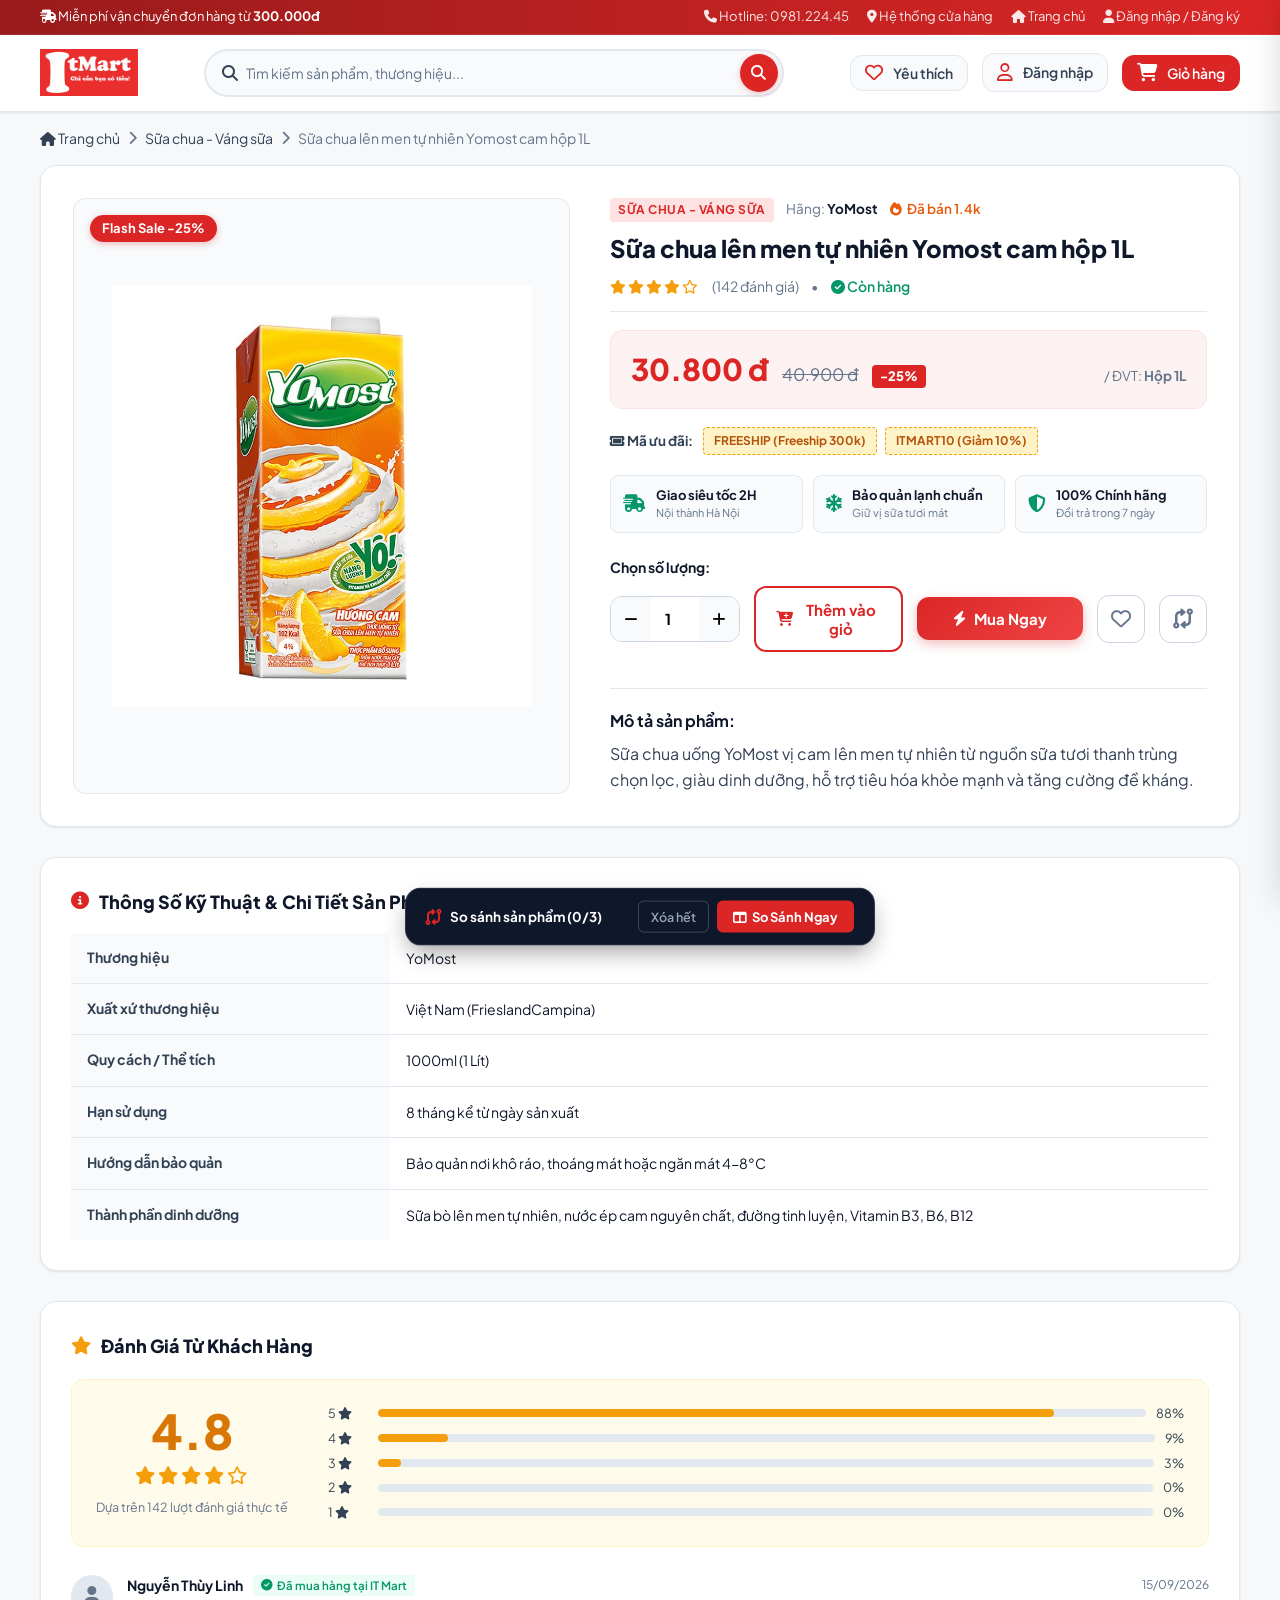
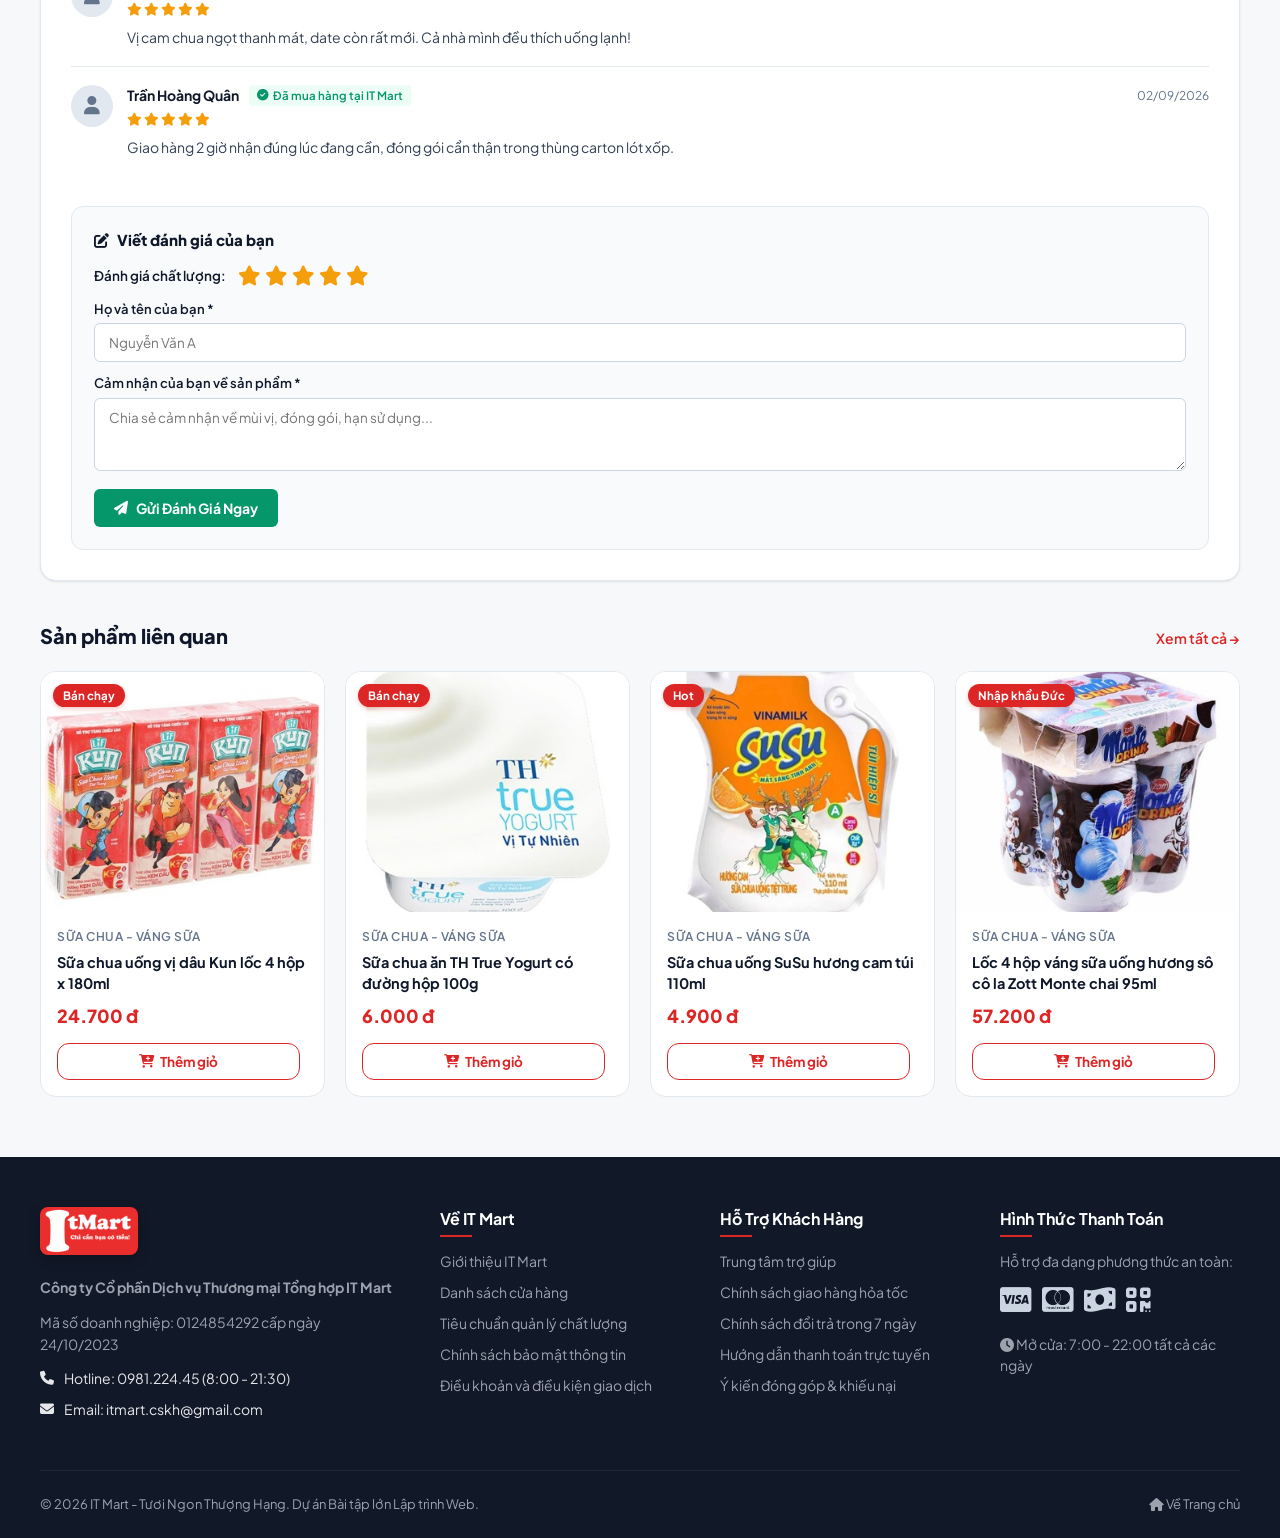
<file: product.html>
<!DOCTYPE html>
<html lang="vi">
<head>
    <meta charset="UTF-8">
    <meta name="viewport" content="width=device-width, initial-scale=1.0">
    <title id="pageTitle">Chi Tiết Sản Phẩm - IT Mart</title>
    <link rel="icon" href="./images/Logo.png" type="image/x-icon">
    
    <!-- Google Fonts & FontAwesome -->
    <link rel="preconnect" href="https://fonts.googleapis.com">
    <link rel="preconnect" href="https://fonts.gstatic.com" crossorigin>
    <link href="https://fonts.googleapis.com/css2?family=Plus+Jakarta+Sans:wght@400;500;600;700;800&display=swap" rel="stylesheet">
    <link rel="stylesheet" href="https://cdnjs.cloudflare.com/ajax/libs/font-awesome/6.4.2/css/all.min.css">
    
    <!-- Stylesheets (Tách riêng biệt) -->
    <link rel="stylesheet" href="css/main.css">
    <link rel="stylesheet" href="css/product.css">
</head>
<body>

    <!-- TOP BAR -->
    <div class="top-bar">
        <div class="container">
            <div class="top-bar-left">
                <span><i class="fa-solid fa-truck-fast"></i> Miễn phí vận chuyển đơn hàng từ <strong>300.000đ</strong></span>
            </div>
            <div class="top-bar-right">
                <a href="tel:098122445"><i class="fa-solid fa-phone"></i> Hotline: 0981.224.45</a>
                <a href="stores.html"><i class="fa-solid fa-location-dot"></i> Hệ thống cửa hàng</a>
                <a href="index.html"><i class="fa-solid fa-house"></i> Trang chủ</a>
                <a href="./Log_in.html" id="topBarAuthLink"><i class="fa-solid fa-user"></i> Đăng nhập / Đăng ký</a>
            </div>
        </div>
    </div>

    <!-- MAIN HEADER -->
    <header class="site-header">
        <div class="navbar-main">
            <div class="container">
                <a href="index.html" class="brand-logo">
                    <img src="./images/IT Mart.png" alt="IT Mart Logo">
                </a>
                <div class="search-container">
                    <form class="search-box" action="index.html" method="GET">
                        <i class="fa-solid fa-magnifying-glass" style="color: var(--gray-400); margin-left: 2px;"></i>
                        <input type="text" name="q" placeholder="Tìm kiếm sản phẩm, thương hiệu...">
                        <button type="submit" class="search-btn" aria-label="Tìm kiếm" title="Tìm kiếm">
                            <i class="fa-solid fa-magnifying-glass"></i>
                        </button>
                    </form>
                </div>
                <div class="header-actions">
                    <button class="header-action-btn" onclick="WishlistSystem.openModal()" title="Danh sách yêu thích">
                        <i class="fa-regular fa-heart"></i>
                        <span>Yêu thích</span>
                        <div class="cart-badge wishlist-badge" id="wishlistBadgeCount">0</div>
                    </button>
                    <a href="Log_in.html" class="header-action-btn" id="headerUserBtn">
                        <i class="fa-regular fa-user"></i>
                        <span>Đăng nhập</span>
                    </a>
                    <button class="header-action-btn cart-btn" id="cartHeaderBtn">
                        <i class="fa-solid fa-cart-shopping"></i>
                        <span>Giỏ hàng</span>
                        <div class="cart-badge" id="cartBadgeCount">0</div>
                    </button>
                </div>
            </div>
        </div>
    </header>

    <!-- CONTENT WRAPPER -->
    <main class="container">
        <!-- Breadcrumb -->
        <nav class="breadcrumb">
            <a href="index.html"><i class="fa-solid fa-house"></i> Trang chủ</a>
            <i class="fa-solid fa-chevron-right"></i>
            <a href="index.html" id="bcCategory">Danh mục</a>
            <i class="fa-solid fa-chevron-right"></i>
            <span id="bcProductName">Chi tiết</span>
        </nav>

        <!-- Product Main Details Card -->
        <div class="product-detail-card" id="detailCard">
            <div class="product-detail-grid">
                <!-- Left: Image -->
                <div class="detail-img-box">
                    <span class="detail-badge" id="pBadge">Chính hãng</span>
                    <img id="pImg" src="" alt="Hình ảnh sản phẩm">
                </div>

                <!-- Right: Details -->
                <div class="detail-info-box">
                    <div class="detail-brand-sold-row">
                        <span class="detail-category-tag" id="pCategory">DANH MỤC</span>
                        <span class="detail-brand">Hãng: <strong id="pBrand">TH True Milk</strong></span>
                        <span class="detail-sold" id="pSold"><i class="fa-solid fa-fire"></i> Đã bán 1.4k</span>
                    </div>
                    
                    <h1 class="detail-title" id="pName">Đang tải sản phẩm...</h1>
                    
                    <div class="detail-rating-row">
                        <div class="stars" id="pStars">★★★★★</div>
                        <span id="pReviews">(0 đánh giá)</span>
                        <span>•</span>
                        <span id="pStock"><i class="fa-solid fa-circle-check"></i> Còn hàng</span>
                    </div>

                    <div class="detail-price-box">
                        <span class="detail-sale-price" id="pSalePrice">0đ</span>
                        <span class="detail-orig-price" id="pOrigPrice">0đ</span>
                        <span class="detail-discount-tag" id="pDiscountTag">-0%</span>
                        <span class="detail-unit-text">/ ĐVT: <strong id="pUnit">Hộp</strong></span>
                    </div>

                    <!-- MÃ GIẢM GIÁ TIỆN ÍCH -->
                    <div class="detail-coupon-row">
                        <span class="coupon-tag-label"><i class="fa-solid fa-ticket"></i> Mã ưu đãi:</span>
                        <div class="coupon-badges">
                            <span class="coupon-badge" title="Miễn phí ship">FREESHIP (Freeship 300k)</span>
                            <span class="coupon-badge" title="Giảm 10%">ITMART10 (Giảm 10%)</span>
                        </div>
                    </div>

                    <div class="detail-perks">
                        <div class="perk-item">
                            <i class="fa-solid fa-truck-fast"></i>
                            <div><strong>Giao siêu tốc 2H</strong><p>Nội thành Hà Nội</p></div>
                        </div>
                        <div class="perk-item">
                            <i class="fa-solid fa-snowflake"></i>
                            <div><strong>Bảo quản lạnh chuẩn</strong><p>Giữ vị sữa tươi mát</p></div>
                        </div>
                        <div class="perk-item">
                            <i class="fa-solid fa-shield-halved"></i>
                            <div><strong>100% Chính hãng</strong><p>Đổi trả trong 7 ngày</p></div>
                        </div>
                    </div>

                    <div class="qty-label">Chọn số lượng:</div>
                    <div class="qty-action-row">
                        <div class="qty-picker">
                            <button type="button" onclick="adjustQty(-1)"><i class="fa-solid fa-minus"></i></button>
                            <input type="number" id="detailQty" value="1" min="1" max="99">
                            <button type="button" onclick="adjustQty(1)"><i class="fa-solid fa-plus"></i></button>
                        </div>
                        <button type="button" class="btn-add-detail" id="btnAddToCartDetail">
                            <i class="fa-solid fa-cart-plus"></i> Thêm vào giỏ
                        </button>
                        <button type="button" class="btn-buy-now" id="btnBuyNowDetail">
                            <i class="fa-solid fa-bolt"></i> Mua Ngay
                        </button>
                        <button type="button" class="btn-detail-wishlist" id="btnDetailWishlist" title="Lưu vào yêu thích">
                            <i class="fa-regular fa-heart"></i>
                        </button>
                        <button type="button" class="btn-detail-wishlist" id="btnDetailCompare" title="Thêm vào danh sách so sánh" onclick="if(currentProduct) CompareSystem.toggle(currentProduct.id);">
                            <i class="fa-solid fa-code-compare"></i>
                        </button>
                    </div>

                    <div class="detail-desc-box">
                        <h4>Mô tả sản phẩm:</h4>
                        <p id="pDescription">Đang tải thông tin chi tiết...</p>
                    </div>
                </div>
            </div>
        </div>

        <!-- PRODUCT SPECIFICATIONS CARD -->
        <div class="product-specs-card" id="specsCard">
            <h3 class="specs-title"><i class="fa-solid fa-circle-info"></i> Thông Số Kỹ Thuật & Chi Tiết Sản Phẩm</h3>
            <table class="specs-table">
                <tbody>
                    <tr><th>Thương hiệu</th><td id="specBrand">-</td></tr>
                    <tr><th>Xuất xứ thương hiệu</th><td id="specOrigin">-</td></tr>
                    <tr><th>Quy cách / Thể tích</th><td id="specVolume">-</td></tr>
                    <tr><th>Hạn sử dụng</th><td id="specExpiry">-</td></tr>
                    <tr><th>Hướng dẫn bảo quản</th><td id="specStorage">-</td></tr>
                    <tr><th>Thành phần dinh dưỡng</th><td id="specIngredients">-</td></tr>
                </tbody>
            </table>
        </div>

        <!-- CUSTOMER REVIEWS & RATINGS -->
        <div class="product-reviews-card" id="reviewsCard">
            <h3 class="reviews-section-title"><i class="fa-solid fa-star"></i> Đánh Giá Từ Khách Hàng</h3>
            <div class="reviews-overview">
                <div class="reviews-score-box">
                    <span class="score-big" id="revAvgScore">4.9</span>
                    <div class="stars" id="revAvgStars">★★★★★</div>
                    <span class="score-count" id="revTotalCount">Dựa trên 142 lượt đánh giá</span>
                </div>
                <div class="reviews-bars">
                    <div class="bar-row"><span>5 <i class="fa-solid fa-star"></i></span><div class="bar-track"><div class="bar-fill" style="width: 88%"></div></div><span>88%</span></div>
                    <div class="bar-row"><span>4 <i class="fa-solid fa-star"></i></span><div class="bar-track"><div class="bar-fill" style="width: 9%"></div></div><span>9%</span></div>
                    <div class="bar-row"><span>3 <i class="fa-solid fa-star"></i></span><div class="bar-track"><div class="bar-fill" style="width: 3%"></div></div><span>3%</span></div>
                    <div class="bar-row"><span>2 <i class="fa-solid fa-star"></i></span><div class="bar-track"><div class="bar-fill" style="width: 0%"></div></div><span>0%</span></div>
                    <div class="bar-row"><span>1 <i class="fa-solid fa-star"></i></span><div class="bar-track"><div class="bar-fill" style="width: 0%"></div></div><span>0%</span></div>
                </div>
            </div>

            <!-- Danh sách nhận xét -->
            <div class="reviews-list" id="reviewsList"></div>

            <!-- Form gửi nhận xét -->
            <div class="review-form-box">
                <h4><i class="fa-solid fa-pen-to-square"></i> Viết đánh giá của bạn</h4>
                <form id="addReviewForm" onsubmit="handleReviewSubmit(event)">
                    <div class="review-form-row">
                        <label>Đánh giá chất lượng:</label>
                        <div class="star-select-options" id="starSelector">
                            <i class="fa-solid fa-star star-opt active" data-rating="1"></i>
                            <i class="fa-solid fa-star star-opt active" data-rating="2"></i>
                            <i class="fa-solid fa-star star-opt active" data-rating="3"></i>
                            <i class="fa-solid fa-star star-opt active" data-rating="4"></i>
                            <i class="fa-solid fa-star star-opt active" data-rating="5"></i>
                        </div>
                    </div>
                    <div class="review-form-field">
                        <label>Họ và tên của bạn *</label>
                        <input type="text" id="reviewerName" placeholder="Nguyễn Văn A" required>
                    </div>
                    <div class="review-form-field">
                        <label>Cảm nhận của bạn về sản phẩm *</label>
                        <textarea id="reviewerComment" rows="3" placeholder="Chia sẻ cảm nhận về mùi vị, đóng gói, hạn sử dụng..." required></textarea>
                    </div>
                    <button type="submit" class="btn-submit-review">
                        <i class="fa-solid fa-paper-plane"></i> Gửi Đánh Giá Ngay
                    </button>
                </form>
            </div>
        </div>

        <!-- RELATED PRODUCTS -->
        <section class="related-section">
            <div class="related-header">
                <h3>Sản phẩm liên quan</h3>
                <a href="index.html">Xem tất cả &rarr;</a>
            </div>
            <div class="products-grid" id="relatedProductsGrid"></div>
        </section>

        <!-- RECENTLY VIEWED PRODUCTS -->
        <section class="recent-view-section" id="recentViewSection" style="display: none;">
            <div class="recent-view-header">
                <h3><i class="fa-solid fa-clock-rotate-left"></i> Sản Phẩm Bạn Vừa Xem</h3>
                <button type="button" class="btn-clear-recent" onclick="clearRecentlyViewed()">Xóa lịch sử</button>
            </div>
            <div class="recent-view-grid" id="recentViewGrid"></div>
        </section>
    </main>

    <!-- FOOTER -->
    <footer class="site-footer" id="footer">
        <div class="container">
            <div class="footer-grid">
                <div class="footer-col footer-brand">
                    <img src="./images/IT Mart.png" alt="IT Mart Logo">
                    <p><strong>Công ty Cổ phần Dịch vụ Thương mại Tổng hợp IT Mart</strong></p>
                    <p>Mã số doanh nghiệp: 0124854292 cấp ngày 24/10/2023</p>
                    <div class="footer-contact-item">
                        <i class="fa-solid fa-phone"></i>
                        <span>Hotline: 0981.224.45 (8:00 - 21:30)</span>
                    </div>
                    <div class="footer-contact-item">
                        <i class="fa-solid fa-envelope"></i>
                        <span>Email: itmart.cskh@gmail.com</span>
                    </div>
                </div>

                <div class="footer-col">
                    <h4>Về IT Mart</h4>
                    <ul>
                        <li><a href="about.html#intro">Giới thiệu IT Mart</a></li>
                        <li><a href="stores.html">Danh sách cửa hàng</a></li>
                        <li><a href="about.html#quality">Tiêu chuẩn quản lý chất lượng</a></li>
                        <li><a href="about.html#privacy">Chính sách bảo mật thông tin</a></li>
                        <li><a href="about.html#terms">Điều khoản và điều kiện giao dịch</a></li>
                    </ul>
                </div>

                <div class="footer-col">
                    <h4>Hỗ Trợ Khách Hàng</h4>
                    <ul>
                        <li><a href="policy.html#help">Trung tâm trợ giúp</a></li>
                        <li><a href="policy.html#shipping">Chính sách giao hàng hỏa tốc</a></li>
                        <li><a href="policy.html#return">Chính sách đổi trả trong 7 ngày</a></li>
                        <li><a href="policy.html#payment">Hướng dẫn thanh toán trực tuyến</a></li>
                        <li><a href="policy.html#feedback">Ý kiến đóng góp & khiếu nại</a></li>
                    </ul>
                </div>

                <div class="footer-col">
                    <h4>Hình Thức Thanh Toán</h4>
                    <p style="margin-bottom: 14px;">Hỗ trợ đa dạng phương thức an toàn:</p>
                    <div style="display: flex; gap: 10px; font-size: 28px; color: #cbd5e1; margin-bottom: 20px;">
                        <i class="fa-brands fa-cc-visa" title="Visa"></i>
                        <i class="fa-brands fa-cc-mastercard" title="Mastercard"></i>
                        <i class="fa-solid fa-money-bill-wave" title="Tiền mặt khi nhận hàng (COD)"></i>
                        <i class="fa-solid fa-qrcode" title="Chuyển khoản QR ngân hàng"></i>
                    </div>
                    <p><i class="fa-solid fa-clock"></i> Mở cửa: 7:00 - 22:00 tất cả các ngày</p>
                </div>
            </div>

            <div class="footer-bottom">
                <p>&copy; 2026 IT Mart - Tươi Ngon Thượng Hạng. Dự án Bài tập lớn Lập trình Web.</p>
                <a href="index.html"><i class="fa-solid fa-house"></i> Về Trang chủ</a>
            </div>
        </div>
    </footer>

    <!-- CART DRAWER & BACKDROP -->
    <div class="cart-backdrop" id="cartBackdrop"></div>
    <aside class="cart-drawer" id="cartDrawer">
        <div class="cart-drawer-header">
            <div class="cart-drawer-header-left">
                <i class="fa-solid fa-cart-shopping"></i>
                <h3>Giỏ Hàng Của Bạn</h3>
                <span id="cartDrawerCount">(0 món)</span>
            </div>
            <button class="cart-drawer-close" id="cartCloseBtn"><i class="fa-solid fa-xmark"></i></button>
        </div>
        <div class="cart-drawer-body" id="cartDrawerBody"></div>
        <div class="cart-drawer-footer" id="cartDrawerFooter"></div>
    </aside>

    <!-- CHECKOUT MODAL -->
    <div class="modal-backdrop" id="checkoutModal">
        <div class="modal-box checkout-modal-box">
            <div class="modal-header-row">
                <h3><i class="fa-solid fa-clipboard-check"></i> Thông Tin Đặt Hàng</h3>
                <button type="button" class="modal-close-icon" onclick="CartSystem.closeCheckoutModal()"><i class="fa-solid fa-xmark"></i></button>
            </div>
            <form onsubmit="CartSystem.confirmOrder(event)">
                <div id="checkoutOrderSummary" class="checkout-summary-box"></div>
                <div class="checkout-form-fields">
                    <div>
                        <label>Họ và tên *</label>
                        <input type="text" id="orderName" required placeholder="Nguyễn Văn A">
                    </div>
                    <div>
                        <label>Số điện thoại *</label>
                        <input type="tel" id="orderPhone" required placeholder="0987654321">
                    </div>
                    <div>
                        <label>Địa chỉ giao hàng *</label>
                        <input type="text" id="orderAddress" required placeholder="Số nhà, đường, phường/xã, quận/huyện...">
                    </div>
                    <div>
                        <label>Ghi chú đơn hàng</label>
                        <textarea id="orderNote" rows="2" placeholder="Ghi chú thêm về thời gian giao hàng..."></textarea>
                    </div>
                    <div>
                        <label>Phương thức thanh toán</label>
                        <label class="radio-label">
                            <input type="radio" name="paymentMethod" value="cod" checked> Tiền mặt khi nhận hàng (COD)
                        </label>
                        <label class="radio-label">
                            <input type="radio" name="paymentMethod" value="qr"> Chuyển khoản QR ngân hàng
                        </label>
                    </div>
                </div>
                <button type="submit" class="btn-checkout"><i class="fa-solid fa-check"></i> Xác Nhận Đặt Hàng</button>
            </form>
        </div>
    </div>

    <!-- ORDER SUCCESS MODAL -->
    <div class="modal-backdrop" id="orderSuccessModal">
        <div class="modal-box success-modal-box">
            <div class="success-icon-wrap">
                <i class="fa-solid fa-circle-check"></i>
            </div>
            <h2>Đặt Hàng Thành Công!</h2>
            <p class="success-order-code">Mã đơn: <strong id="successOrderId">ITM-123456</strong></p>
            <div class="success-summary-card">
                <p><strong>Người nhận:</strong> <span id="successCustomerName"></span> (<span id="successCustomerPhone"></span>)</p>
                <p><strong>Địa chỉ:</strong> <span id="successCustomerAddress"></span></p>
                <p><strong>Tổng tiền:</strong> <strong id="successOrderTotal"></strong></p>
                <p><strong>Thanh toán:</strong> <span id="successPaymentMethod"></span></p>
            </div>
            <button class="btn-checkout" onclick="window.location.href='index.html'">
                Tiếp tục mua sắm
            </button>
        </div>
    </div>

    <!-- SCRIPTS (Tách riêng biệt) -->
    <script src="js/notification.js"></script>
    <script src="js/products.js"></script>
    <script src="js/wishlist.js"></script>
    <script src="js/loyalty.js"></script>
    <script src="js/compare.js"></script>
    <script src="js/cart.js"></script>
    <script src="js/product-detail.js"></script>
</body>
</html>
</file>
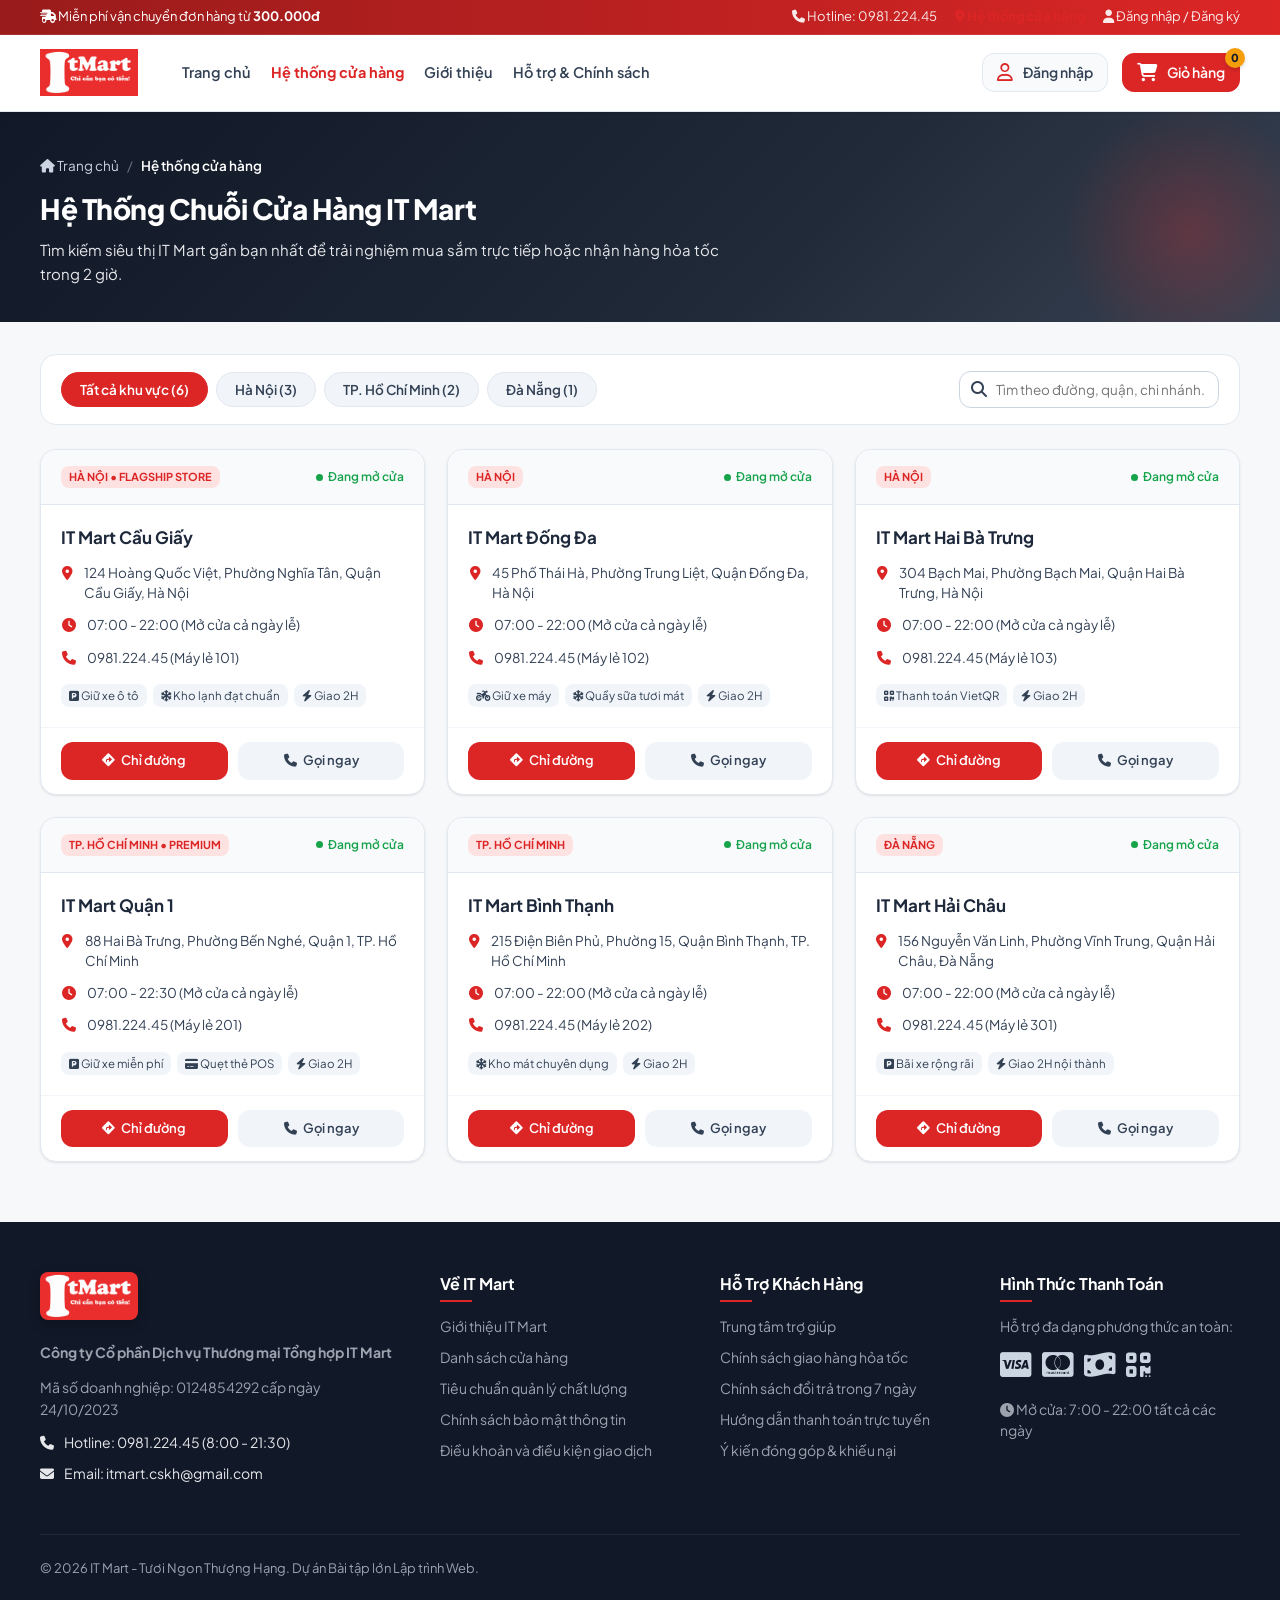
<file: stores.html>
<!DOCTYPE html>
<html lang="vi">
<head>
    <meta charset="UTF-8">
    <meta name="viewport" content="width=device-width, initial-scale=1.0">
    <title>Hệ Thống Chuỗi Cửa Hàng - IT Mart</title>
    <link rel="icon" href="./images/Logo.png" type="image/x-icon">
    
    <!-- Google Fonts & FontAwesome -->
    <link rel="preconnect" href="https://fonts.googleapis.com">
    <link rel="preconnect" href="https://fonts.gstatic.com" crossorigin>
    <link href="https://fonts.googleapis.com/css2?family=Plus+Jakarta+Sans:wght@400;500;600;700;800&display=swap" rel="stylesheet">
    <link rel="stylesheet" href="https://cdnjs.cloudflare.com/ajax/libs/font-awesome/6.4.2/css/all.min.css">
    
    <!-- CSS -->
    <link rel="stylesheet" href="css/main.css">
    <link rel="stylesheet" href="css/pages.css">
</head>
<body>

    <!-- TOP ANNOUNCEMENT BAR -->
    <div class="top-bar">
        <div class="container">
            <div class="top-bar-left">
                <span><i class="fa-solid fa-truck-fast"></i> Miễn phí vận chuyển đơn hàng từ <strong>300.000đ</strong></span>
            </div>
            <div class="top-bar-right">
                <a href="tel:098122445"><i class="fa-solid fa-phone"></i> Hotline: 0981.224.45</a>
                <a href="stores.html" style="color: var(--primary); font-weight: 700;"><i class="fa-solid fa-location-dot"></i> Hệ thống cửa hàng</a>
                <a href="./Log_in.html" id="topBarAuthLink"><i class="fa-solid fa-user"></i> Đăng nhập / Đăng ký</a>
            </div>
        </div>
    </div>

    <!-- MAIN HEADER -->
    <header class="site-header">
        <div class="navbar-main">
            <div class="container">
                <!-- Logo Brand -->
                <a href="index.html" class="brand-logo" title="IT Mart - Trang chủ">
                    <img src="./images/IT Mart.png" alt="IT Mart Logo">
                </a>

                <!-- Header Navigation Links -->
                <nav style="display: flex; gap: 20px; align-items: center; margin-left: 20px;">
                    <a href="index.html" style="text-decoration: none; color: var(--gray-700); font-weight: 600; font-size: 14.5px;">Trang chủ</a>
                    <a href="stores.html" style="text-decoration: none; color: var(--primary); font-weight: 700; font-size: 14.5px;">Hệ thống cửa hàng</a>
                    <a href="about.html" style="text-decoration: none; color: var(--gray-700); font-weight: 600; font-size: 14.5px;">Giới thiệu</a>
                    <a href="policy.html" style="text-decoration: none; color: var(--gray-700); font-weight: 600; font-size: 14.5px;">Hỗ trợ & Chính sách</a>
                </nav>

                <!-- Actions -->
                <div class="header-actions" style="margin-left: auto;">
                    <a href="Log_in.html" class="header-action-btn" id="headerUserBtn" title="Tài khoản cá nhân">
                        <i class="fa-regular fa-user"></i>
                        <span>Đăng nhập</span>
                    </a>
                    <a href="index.html#cart" class="header-action-btn cart-btn" id="cartHeaderBtn" title="Xem giỏ hàng">
                        <i class="fa-solid fa-cart-shopping"></i>
                        <span>Giỏ hàng</span>
                        <div class="cart-badge" id="cartBadgeCount">0</div>
                    </a>
                </div>
            </div>
        </div>
    </header>

    <!-- PAGE HERO BANNER -->
    <section class="page-hero">
        <div class="container page-hero-inner">
            <div class="breadcrumb-nav">
                <a href="index.html"><i class="fa-solid fa-house"></i> Trang chủ</a>
                <span class="separator">/</span>
                <span class="current">Hệ thống cửa hàng</span>
            </div>
            <h1 class="page-hero-title">Hệ Thống Chuỗi Cửa Hàng IT Mart</h1>
            <p class="page-hero-subtitle">Tìm kiếm siêu thị IT Mart gần bạn nhất để trải nghiệm mua sắm trực tiếp hoặc nhận hàng hỏa tốc trong 2 giờ.</p>
        </div>
    </section>

    <!-- STORES CONTAINER -->
    <div class="container page-container">
        
        <!-- Filter & Search Bar -->
        <div class="stores-filter-bar">
            <div class="city-filter-buttons">
                <button type="button" class="city-btn active" data-city="all">Tất cả khu vực (6)</button>
                <button type="button" class="city-btn" data-city="hanoi">Hà Nội (3)</button>
                <button type="button" class="city-btn" data-city="hcm">TP. Hồ Chí Minh (2)</button>
                <button type="button" class="city-btn" data-city="danang">Đà Nẵng (1)</button>
            </div>
            <div class="store-search-input-box">
                <i class="fa-solid fa-magnifying-glass"></i>
                <input type="text" id="storeSearchInput" placeholder="Tìm theo đường, quận, chi nhánh...">
            </div>
        </div>

        <!-- Stores Cards Grid -->
        <div class="stores-grid" id="storesGrid">
            
            <!-- Store 1: Cầu Giấy, HN -->
            <div class="store-card" data-city="hanoi">
                <div class="store-card-header">
                    <span class="store-badge">Hà Nội • Flagship Store</span>
                    <span class="store-status">Đang mở cửa</span>
                </div>
                <div class="store-card-body">
                    <h3 class="store-name">IT Mart Cầu Giấy</h3>
                    <div class="store-info-row">
                        <i class="fa-solid fa-location-dot"></i>
                        <span>124 Hoàng Quốc Việt, Phường Nghĩa Tân, Quận Cầu Giấy, Hà Nội</span>
                    </div>
                    <div class="store-info-row">
                        <i class="fa-solid fa-clock"></i>
                        <span>07:00 - 22:00 (Mở cửa cả ngày lễ)</span>
                    </div>
                    <div class="store-info-row">
                        <i class="fa-solid fa-phone"></i>
                        <span>0981.224.45 (Máy lẻ 101)</span>
                    </div>
                    <div class="store-facilities">
                        <span class="facility-tag"><i class="fa-solid fa-square-parking"></i> Giữ xe ô tô</span>
                        <span class="facility-tag"><i class="fa-solid fa-snowflake"></i> Kho lạnh đạt chuẩn</span>
                        <span class="facility-tag"><i class="fa-solid fa-bolt"></i> Giao 2H</span>
                    </div>
                </div>
                <div class="store-card-actions">
                    <a href="https://maps.google.com/?q=124+Hoàng+Quốc+Việt+Cầu+Giấy+Hà+Nội" target="_blank" rel="noopener" class="store-btn store-btn-directions">
                        <i class="fa-solid fa-diamond-turn-right"></i> Chỉ đường
                    </a>
                    <a href="tel:098122445" class="store-btn store-btn-call">
                        <i class="fa-solid fa-phone"></i> Gọi ngay
                    </a>
                </div>
            </div>

            <!-- Store 2: Đống Đa, HN -->
            <div class="store-card" data-city="hanoi">
                <div class="store-card-header">
                    <span class="store-badge">Hà Nội</span>
                    <span class="store-status">Đang mở cửa</span>
                </div>
                <div class="store-card-body">
                    <h3 class="store-name">IT Mart Đống Đa</h3>
                    <div class="store-info-row">
                        <i class="fa-solid fa-location-dot"></i>
                        <span>45 Phố Thái Hà, Phường Trung Liệt, Quận Đống Đa, Hà Nội</span>
                    </div>
                    <div class="store-info-row">
                        <i class="fa-solid fa-clock"></i>
                        <span>07:00 - 22:00 (Mở cửa cả ngày lễ)</span>
                    </div>
                    <div class="store-info-row">
                        <i class="fa-solid fa-phone"></i>
                        <span>0981.224.45 (Máy lẻ 102)</span>
                    </div>
                    <div class="store-facilities">
                        <span class="facility-tag"><i class="fa-solid fa-motorcycle"></i> Giữ xe máy</span>
                        <span class="facility-tag"><i class="fa-solid fa-snowflake"></i> Quầy sữa tươi mát</span>
                        <span class="facility-tag"><i class="fa-solid fa-bolt"></i> Giao 2H</span>
                    </div>
                </div>
                <div class="store-card-actions">
                    <a href="https://maps.google.com/?q=45+Thái+Hà+Đống+Đa+Hà+Nội" target="_blank" rel="noopener" class="store-btn store-btn-directions">
                        <i class="fa-solid fa-diamond-turn-right"></i> Chỉ đường
                    </a>
                    <a href="tel:098122445" class="store-btn store-btn-call">
                        <i class="fa-solid fa-phone"></i> Gọi ngay
                    </a>
                </div>
            </div>

            <!-- Store 3: Hai Bà Trưng, HN -->
            <div class="store-card" data-city="hanoi">
                <div class="store-card-header">
                    <span class="store-badge">Hà Nội</span>
                    <span class="store-status">Đang mở cửa</span>
                </div>
                <div class="store-card-body">
                    <h3 class="store-name">IT Mart Hai Bà Trưng</h3>
                    <div class="store-info-row">
                        <i class="fa-solid fa-location-dot"></i>
                        <span>304 Bạch Mai, Phường Bạch Mai, Quận Hai Bà Trưng, Hà Nội</span>
                    </div>
                    <div class="store-info-row">
                        <i class="fa-solid fa-clock"></i>
                        <span>07:00 - 22:00 (Mở cửa cả ngày lễ)</span>
                    </div>
                    <div class="store-info-row">
                        <i class="fa-solid fa-phone"></i>
                        <span>0981.224.45 (Máy lẻ 103)</span>
                    </div>
                    <div class="store-facilities">
                        <span class="facility-tag"><i class="fa-solid fa-qrcode"></i> Thanh toán VietQR</span>
                        <span class="facility-tag"><i class="fa-solid fa-bolt"></i> Giao 2H</span>
                    </div>
                </div>
                <div class="store-card-actions">
                    <a href="https://maps.google.com/?q=304+Bạch+Mai+Hai+Bà+Trưng+Hà+Nội" target="_blank" rel="noopener" class="store-btn store-btn-directions">
                        <i class="fa-solid fa-diamond-turn-right"></i> Chỉ đường
                    </a>
                    <a href="tel:098122445" class="store-btn store-btn-call">
                        <i class="fa-solid fa-phone"></i> Gọi ngay
                    </a>
                </div>
            </div>

            <!-- Store 4: Quận 1, TP. HCM -->
            <div class="store-card" data-city="hcm">
                <div class="store-card-header">
                    <span class="store-badge">TP. Hồ Chí Minh • Premium</span>
                    <span class="store-status">Đang mở cửa</span>
                </div>
                <div class="store-card-body">
                    <h3 class="store-name">IT Mart Quận 1</h3>
                    <div class="store-info-row">
                        <i class="fa-solid fa-location-dot"></i>
                        <span>88 Hai Bà Trưng, Phường Bến Nghé, Quận 1, TP. Hồ Chí Minh</span>
                    </div>
                    <div class="store-info-row">
                        <i class="fa-solid fa-clock"></i>
                        <span>07:00 - 22:30 (Mở cửa cả ngày lễ)</span>
                    </div>
                    <div class="store-info-row">
                        <i class="fa-solid fa-phone"></i>
                        <span>0981.224.45 (Máy lẻ 201)</span>
                    </div>
                    <div class="store-facilities">
                        <span class="facility-tag"><i class="fa-solid fa-square-parking"></i> Giữ xe miễn phí</span>
                        <span class="facility-tag"><i class="fa-solid fa-credit-card"></i> Quẹt thẻ POS</span>
                        <span class="facility-tag"><i class="fa-solid fa-bolt"></i> Giao 2H</span>
                    </div>
                </div>
                <div class="store-card-actions">
                    <a href="https://maps.google.com/?q=88+Hai+Bà+Trưng+Quận+1+TP+Hồ+Chí+Minh" target="_blank" rel="noopener" class="store-btn store-btn-directions">
                        <i class="fa-solid fa-diamond-turn-right"></i> Chỉ đường
                    </a>
                    <a href="tel:098122445" class="store-btn store-btn-call">
                        <i class="fa-solid fa-phone"></i> Gọi ngay
                    </a>
                </div>
            </div>

            <!-- Store 5: Bình Thạnh, TP. HCM -->
            <div class="store-card" data-city="hcm">
                <div class="store-card-header">
                    <span class="store-badge">TP. Hồ Chí Minh</span>
                    <span class="store-status">Đang mở cửa</span>
                </div>
                <div class="store-card-body">
                    <h3 class="store-name">IT Mart Bình Thạnh</h3>
                    <div class="store-info-row">
                        <i class="fa-solid fa-location-dot"></i>
                        <span>215 Điện Biên Phủ, Phường 15, Quận Bình Thạnh, TP. Hồ Chí Minh</span>
                    </div>
                    <div class="store-info-row">
                        <i class="fa-solid fa-clock"></i>
                        <span>07:00 - 22:00 (Mở cửa cả ngày lễ)</span>
                    </div>
                    <div class="store-info-row">
                        <i class="fa-solid fa-phone"></i>
                        <span>0981.224.45 (Máy lẻ 202)</span>
                    </div>
                    <div class="store-facilities">
                        <span class="facility-tag"><i class="fa-solid fa-snowflake"></i> Kho mát chuyên dụng</span>
                        <span class="facility-tag"><i class="fa-solid fa-bolt"></i> Giao 2H</span>
                    </div>
                </div>
                <div class="store-card-actions">
                    <a href="https://maps.google.com/?q=215+Điện+Biên+Phủ+Bình+Thạnh+TP+Hồ+Chí+Minh" target="_blank" rel="noopener" class="store-btn store-btn-directions">
                        <i class="fa-solid fa-diamond-turn-right"></i> Chỉ đường
                    </a>
                    <a href="tel:098122445" class="store-btn store-btn-call">
                        <i class="fa-solid fa-phone"></i> Gọi ngay
                    </a>
                </div>
            </div>

            <!-- Store 6: Hải Châu, Đà Nẵng -->
            <div class="store-card" data-city="danang">
                <div class="store-card-header">
                    <span class="store-badge">Đà Nẵng</span>
                    <span class="store-status">Đang mở cửa</span>
                </div>
                <div class="store-card-body">
                    <h3 class="store-name">IT Mart Hải Châu</h3>
                    <div class="store-info-row">
                        <i class="fa-solid fa-location-dot"></i>
                        <span>156 Nguyễn Văn Linh, Phường Vĩnh Trung, Quận Hải Châu, Đà Nẵng</span>
                    </div>
                    <div class="store-info-row">
                        <i class="fa-solid fa-clock"></i>
                        <span>07:00 - 22:00 (Mở cửa cả ngày lễ)</span>
                    </div>
                    <div class="store-info-row">
                        <i class="fa-solid fa-phone"></i>
                        <span>0981.224.45 (Máy lẻ 301)</span>
                    </div>
                    <div class="store-facilities">
                        <span class="facility-tag"><i class="fa-solid fa-square-parking"></i> Bãi xe rộng rãi</span>
                        <span class="facility-tag"><i class="fa-solid fa-bolt"></i> Giao 2H nội thành</span>
                    </div>
                </div>
                <div class="store-card-actions">
                    <a href="https://maps.google.com/?q=156+Nguyễn+Văn+Linh+Hải+Châu+Đà+Nẵng" target="_blank" rel="noopener" class="store-btn store-btn-directions">
                        <i class="fa-solid fa-diamond-turn-right"></i> Chỉ đường
                    </a>
                    <a href="tel:098122445" class="store-btn store-btn-call">
                        <i class="fa-solid fa-phone"></i> Gọi ngay
                    </a>
                </div>
            </div>

        </div>
    </div>

    <!-- SITE FOOTER -->
    <footer class="site-footer" id="footer">
        <div class="container">
            <div class="footer-grid">
                <div class="footer-col footer-brand">
                    <img src="./images/IT Mart.png" alt="IT Mart Logo">
                    <p><strong>Công ty Cổ phần Dịch vụ Thương mại Tổng hợp IT Mart</strong></p>
                    <p>Mã số doanh nghiệp: 0124854292 cấp ngày 24/10/2023</p>
                    <div class="footer-contact-item">
                        <i class="fa-solid fa-phone"></i>
                        <span>Hotline: 0981.224.45 (8:00 - 21:30)</span>
                    </div>
                    <div class="footer-contact-item">
                        <i class="fa-solid fa-envelope"></i>
                        <span>Email: itmart.cskh@gmail.com</span>
                    </div>
                </div>

                <div class="footer-col">
                    <h4>Về IT Mart</h4>
                    <ul>
                        <li><a href="about.html#intro">Giới thiệu IT Mart</a></li>
                        <li><a href="stores.html">Danh sách cửa hàng</a></li>
                        <li><a href="about.html#quality">Tiêu chuẩn quản lý chất lượng</a></li>
                        <li><a href="about.html#privacy">Chính sách bảo mật thông tin</a></li>
                        <li><a href="about.html#terms">Điều khoản và điều kiện giao dịch</a></li>
                    </ul>
                </div>

                <div class="footer-col">
                    <h4>Hỗ Trợ Khách Hàng</h4>
                    <ul>
                        <li><a href="policy.html#help">Trung tâm trợ giúp</a></li>
                        <li><a href="policy.html#shipping">Chính sách giao hàng hỏa tốc</a></li>
                        <li><a href="policy.html#return">Chính sách đổi trả trong 7 ngày</a></li>
                        <li><a href="policy.html#payment">Hướng dẫn thanh toán trực tuyến</a></li>
                        <li><a href="policy.html#feedback">Ý kiến đóng góp & khiếu nại</a></li>
                    </ul>
                </div>

                <div class="footer-col">
                    <h4>Hình Thức Thanh Toán</h4>
                    <p style="margin-bottom: 14px;">Hỗ trợ đa dạng phương thức an toàn:</p>
                    <div style="display: flex; gap: 10px; font-size: 28px; color: #cbd5e1; margin-bottom: 20px;">
                        <i class="fa-brands fa-cc-visa" title="Visa"></i>
                        <i class="fa-brands fa-cc-mastercard" title="Mastercard"></i>
                        <i class="fa-solid fa-money-bill-wave" title="Tiền mặt khi nhận hàng (COD)"></i>
                        <i class="fa-solid fa-qrcode" title="Chuyển khoản QR ngân hàng"></i>
                    </div>
                    <p><i class="fa-solid fa-clock"></i> Mở cửa: 7:00 - 22:00 tất cả các ngày</p>
                </div>
            </div>

            <div class="footer-bottom">
                <p>&copy; 2026 IT Mart - Tươi Ngon Thượng Hạng. Dự án Bài tập lớn Lập trình Web.</p>
            </div>
        </div>
    </footer>

    <!-- Scripts -->
    <script src="js/notification.js"></script>
    <script src="js/pages.js"></script>
</body>
</html>
</file>
<file: css/main.css>
/* ==========================================================================
   IT MART - DESIGN SYSTEM & MODERN STYLESHEET
   Phát triển chuẩn Responsive, Micro-interactions, Clean Typography
   ========================================================================== */

@import url('https://fonts.googleapis.com/css2?family=Plus+Jakarta+Sans:wght@400;500;600;700;800&display=swap');
@import url('notification.css');

:root {
    --primary: #dc2626;
    --primary-hover: #b91c1c;
    --primary-light: #fee2e2;
    --secondary: #059669;
    --secondary-light: #d1fae5;
    --accent: #f59e0b;
    --dark: #0f172a;
    --gray-900: #1e293b;
    --gray-700: #334155;
    --gray-500: #64748b;
    --gray-300: #cbd5e1;
    --gray-200: #e2e8f0;
    --gray-100: #f1f5f9;
    --gray-50: #f8fafc;
    --white: #ffffff;
    
    --radius-sm: 8px;
    --radius-md: 12px;
    --radius-lg: 16px;
    --radius-full: 9999px;
    
    --shadow-sm: 0 1px 3px rgba(0,0,0,0.06), 0 1px 2px rgba(0,0,0,0.04);
    --shadow-md: 0 4px 6px -1px rgba(0,0,0,0.08), 0 2px 4px -2px rgba(0,0,0,0.05);
    --shadow-lg: 0 10px 15px -3px rgba(0,0,0,0.08), 0 4px 6px -4px rgba(0,0,0,0.04);
    --shadow-hover: 0 20px 25px -5px rgba(0,0,0,0.1), 0 8px 10px -6px rgba(0,0,0,0.05);
    
    --transition: all 0.25s cubic-bezier(0.4, 0, 0.2, 1);
    --max-width: 1240px;
}

/* Base Reset */
*, *::before, *::after {
    margin: 0;
    padding: 0;
    box-sizing: border-box;
}

html {
    scroll-behavior: smooth;
    font-size: 16px;
}

body {
    font-family: 'Plus Jakarta Sans', system-ui, -apple-system, sans-serif;
    background-color: #f6f8fa;
    color: var(--gray-700);
    line-height: 1.5;
    overflow-x: hidden;
}

a {
    color: inherit;
    text-decoration: none;
    transition: var(--transition);
}

img {
    max-width: 100%;
    height: auto;
    display: block;
}

button, input, select {
    font-family: inherit;
    font-size: inherit;
}

.container {
    width: 100%;
    max-width: var(--max-width);
    margin-left: auto;
    margin-right: auto;
    padding-left: 20px;
    padding-right: 20px;
}

/* Top Notification Bar */
.top-bar {
    background: linear-gradient(90deg, #991b1b, #dc2626);
    color: var(--white);
    font-size: 13px;
    padding: 7px 0;
    border-bottom: 1px solid rgba(255,255,255,0.1);
}

.top-bar .container {
    display: flex;
    justify-content: space-between;
    align-items: center;
}

.top-bar-left, .top-bar-right {
    display: flex;
    align-items: center;
    gap: 18px;
}

.top-bar a {
    color: rgba(255,255,255,0.9);
}

.top-bar a:hover {
    color: var(--white);
    text-decoration: underline;
}

/* Header & Sticky Navbar */
.site-header {
    background-color: var(--white);
    border-bottom: 1px solid var(--gray-200);
    position: sticky;
    top: 0;
    z-index: 100;
    box-shadow: var(--shadow-sm);
    transition: var(--transition);
}

.navbar-main {
    padding: 14px 0;
}

.navbar-main .container {
    display: flex;
    align-items: center;
    justify-content: space-between;
    gap: 24px;
}

.brand-logo {
    display: flex;
    align-items: center;
    gap: 10px;
    flex-shrink: 0;
}

.brand-logo img {
    height: 48px;
    object-fit: contain;
}

.brand-badge {
    display: none;
    font-size: 11px;
    font-weight: 700;
    background: var(--primary-light);
    color: var(--primary);
    padding: 2px 8px;
    border-radius: var(--radius-full);
}

/* Search Bar */
.search-container {
    flex: 1;
    max-width: 580px;
    position: relative;
}

.search-box {
    display: flex;
    align-items: center;
    background: var(--gray-50);
    border: 2px solid var(--gray-200);
    border-radius: var(--radius-full);
    padding: 3px 4px 3px 14px;
    gap: 8px;
    transition: var(--transition);
}

.search-box:focus-within {
    border-color: var(--primary);
    background: var(--white);
    box-shadow: 0 0 0 4px rgba(220, 38, 38, 0.1);
}

.search-box input {
    flex: 1;
    min-width: 0;
    width: auto;
    border: none;
    background: transparent;
    outline: none;
    color: var(--dark);
    font-size: 14px;
    padding: 6px 0;
}

.search-box input::placeholder {
    color: var(--gray-500);
}

.search-clear-btn {
    background: none;
    border: none;
    color: var(--gray-400);
    cursor: pointer;
    padding: 0 6px;
    font-size: 14px;
    display: none;
    transition: var(--transition);
}

.search-clear-btn:hover {
    color: var(--gray-700);
}

.search-btn {
    background: var(--primary);
    color: var(--white);
    border: none;
    width: 38px;
    height: 38px;
    border-radius: var(--radius-full);
    cursor: pointer;
    font-size: 15px;
    display: flex;
    align-items: center;
    justify-content: center;
    transition: var(--transition);
    flex-shrink: 0;
    box-shadow: 0 2px 6px rgba(220, 38, 38, 0.25);
}

.search-btn:hover {
    background: var(--primary-hover);
    transform: scale(1.05);
    box-shadow: 0 4px 10px rgba(220, 38, 38, 0.35);
}

/* Live Search Suggestions Dropdown */
.search-suggestions {
    position: absolute;
    top: calc(100% + 8px);
    left: 0;
    right: 0;
    background: var(--white);
    border-radius: var(--radius-md);
    box-shadow: var(--shadow-lg);
    border: 1px solid var(--gray-200);
    max-height: 380px;
    overflow-y: auto;
    z-index: 110;
    display: none;
}

.search-suggestion-item {
    display: flex;
    align-items: center;
    gap: 12px;
    padding: 10px 16px;
    cursor: pointer;
    border-bottom: 1px solid var(--gray-100);
    transition: var(--transition);
}

.search-suggestion-item:last-child {
    border-bottom: none;
}

.search-suggestion-item:hover {
    background: var(--gray-50);
}

.search-suggestion-item img {
    width: 44px;
    height: 44px;
    object-fit: cover;
    border-radius: var(--radius-sm);
    border: 1px solid var(--gray-200);
}

.search-suggestion-info {
    flex: 1;
}

.search-suggestion-title {
    font-size: 13.5px;
    font-weight: 600;
    color: var(--dark);
}

.search-suggestion-price {
    font-size: 13px;
    font-weight: 700;
    color: var(--primary);
}

/* Header Actions */
.header-actions {
    display: flex;
    align-items: center;
    gap: 14px;
    flex-shrink: 0;
}

.header-action-btn {
    display: flex;
    align-items: center;
    gap: 10px;
    padding: 8px 14px;
    border-radius: var(--radius-md);
    background: var(--gray-50);
    border: 1px solid var(--gray-200);
    color: var(--gray-700);
    font-size: 14px;
    font-weight: 600;
    cursor: pointer;
    transition: var(--transition);
    position: relative;
}

.header-action-btn:hover {
    background: var(--white);
    border-color: var(--primary);
    color: var(--primary);
    box-shadow: var(--shadow-sm);
}

.header-action-btn i {
    font-size: 18px;
    color: var(--primary);
}

.cart-btn {
    background: var(--primary);
    color: var(--white);
    border-color: var(--primary);
}

.cart-btn i {
    color: var(--white);
}

.cart-btn:hover {
    background: var(--primary-hover);
    color: var(--white);
    border-color: var(--primary-hover);
}

.cart-badge {
    position: absolute;
    top: -6px;
    right: -6px;
    background: var(--accent);
    color: var(--dark);
    font-size: 11px;
    font-weight: 800;
    width: 20px;
    height: 20px;
    border-radius: 50%;
    display: flex;
    align-items: center;
    justify-content: center;
    box-shadow: 0 2px 4px rgba(0,0,0,0.15);
}

/* Secondary Navigation & Category Bar */
.category-nav {
    background: var(--white);
    border-bottom: 1px solid var(--gray-200);
    padding: 8px 0;
    position: sticky;
    top: 0;
    z-index: 90;
    box-shadow: 0 2px 8px rgba(0, 0, 0, 0.03);
}

.category-scroll-wrapper {
    display: flex;
    align-items: center;
    gap: 8px;
    width: 100%;
    position: relative;
}

.category-scroll-viewport {
    flex: 1;
    overflow-x: auto;
    overflow-y: hidden;
    padding-bottom: 7px;
    scroll-behavior: smooth;
    -webkit-overflow-scrolling: touch;
    user-select: none;
    cursor: grab;
    /* Thanh cuộn ngang hiển thị rõ nét để người dùng có thể nhấp chuột kéo thả */
    scrollbar-width: thin;
    scrollbar-color: #cbd5e1 #f1f5f9;
}

.category-scroll-viewport.is-dragging {
    cursor: grabbing;
    scroll-behavior: auto;
}

.category-scroll-viewport::-webkit-scrollbar {
    height: 8px;
}

.category-scroll-viewport::-webkit-scrollbar-track {
    background: #f1f5f9;
    border-radius: 999px;
}

.category-scroll-viewport::-webkit-scrollbar-thumb {
    background: #cbd5e1;
    border-radius: 999px;
    border: 1px solid #f1f5f9;
    transition: background 0.2s ease;
}

.category-scroll-viewport::-webkit-scrollbar-thumb:hover {
    background: var(--primary);
}

.cat-nav-arrow {
    width: 34px;
    height: 34px;
    border-radius: 50%;
    background: var(--white);
    border: 1px solid var(--gray-300);
    color: var(--gray-700);
    display: flex;
    align-items: center;
    justify-content: center;
    cursor: pointer;
    font-size: 13px;
    transition: var(--transition);
    box-shadow: 0 2px 6px rgba(0, 0, 0, 0.08);
    flex-shrink: 0;
}

.cat-nav-arrow:hover {
    background: var(--primary);
    border-color: var(--primary);
    color: var(--white);
    transform: scale(1.08);
    box-shadow: 0 4px 10px rgba(220, 38, 38, 0.25);
}

.category-pills {
    display: flex;
    gap: 8px;
    list-style: none;
    width: max-content;
    padding: 2px 2px;
}

.category-pill-btn {
    display: flex;
    align-items: center;
    gap: 8px;
    padding: 8px 18px;
    border-radius: var(--radius-full);
    border: 1px solid var(--gray-200);
    background: var(--white);
    color: var(--gray-700);
    font-size: 14px;
    font-weight: 600;
    cursor: pointer;
    transition: var(--transition);
    white-space: nowrap;
}

.category-pill-btn:hover {
    border-color: var(--primary);
    color: var(--primary);
    background: var(--primary-light);
}

.category-pill-btn.active {
    background: var(--primary);
    border-color: var(--primary);
    color: var(--white);
    box-shadow: 0 4px 10px rgba(220, 38, 38, 0.25);
}

.category-pill-btn.active i {
    color: var(--white);
}

/* Hero Section */
.hero-section {
    padding: 24px 0 16px;
}

.hero-grid {
    display: grid;
    grid-template-columns: 2fr 1fr;
    gap: 20px;
}

.hero-banner-main {
    background: linear-gradient(135deg, #b91c1c, #dc2626 60%, #ef4444);
    border-radius: var(--radius-lg);
    padding: 40px;
    color: var(--white);
    display: flex;
    flex-direction: column;
    justify-content: center;
    position: relative;
    overflow: hidden;
    box-shadow: var(--shadow-md);
}

.hero-banner-main::after {
    content: '';
    position: absolute;
    right: -40px;
    bottom: -40px;
    width: 260px;
    height: 260px;
    border-radius: 50%;
    background: rgba(255,255,255,0.08);
}

.hero-tag {
    display: inline-flex;
    align-items: center;
    gap: 6px;
    background: rgba(255,255,255,0.2);
    padding: 5px 14px;
    border-radius: var(--radius-full);
    font-size: 13px;
    font-weight: 700;
    margin-bottom: 16px;
    width: fit-content;
}

.hero-title {
    font-size: 36px;
    font-weight: 800;
    line-height: 1.25;
    margin-bottom: 12px;
}

.hero-desc {
    font-size: 16px;
    opacity: 0.9;
    max-width: 520px;
    margin-bottom: 24px;
}

.hero-btn {
    display: inline-flex;
    align-items: center;
    gap: 8px;
    background: var(--white);
    color: var(--primary);
    padding: 12px 24px;
    border-radius: var(--radius-full);
    font-weight: 700;
    font-size: 15px;
    width: fit-content;
    box-shadow: var(--shadow-md);
    transition: var(--transition);
}

.hero-btn:hover {
    transform: translateY(-2px);
    box-shadow: var(--shadow-lg);
}

.hero-side-cards {
    display: flex;
    flex-direction: column;
    gap: 16px;
}

.hero-mini-card {
    background: var(--white);
    border-radius: var(--radius-lg);
    padding: 22px;
    border: 1px solid var(--gray-200);
    box-shadow: var(--shadow-sm);
    display: flex;
    align-items: center;
    gap: 18px;
    transition: var(--transition);
}

.hero-mini-card:hover {
    transform: translateY(-3px);
    box-shadow: var(--shadow-md);
    border-color: var(--primary);
}

.hero-mini-icon {
    width: 54px;
    height: 54px;
    border-radius: var(--radius-md);
    display: flex;
    align-items: center;
    justify-content: center;
    font-size: 24px;
    flex-shrink: 0;
}

.icon-flash { background: #fef3c7; color: #d97706; }
.icon-ship { background: #d1fae5; color: #059669; }

.hero-mini-info h4 {
    font-size: 16px;
    font-weight: 700;
    color: var(--dark);
    margin-bottom: 4px;
}

.hero-mini-info p {
    font-size: 13.5px;
    color: var(--gray-500);
}

/* Flash Sale Strip */
.flash-sale-strip {
    background: linear-gradient(90deg, #1e293b, #0f172a);
    color: var(--white);
    border-radius: var(--radius-lg);
    padding: 16px 24px;
    margin: 20px 0;
    display: flex;
    align-items: center;
    justify-content: space-between;
    flex-wrap: wrap;
    gap: 16px;
}

.flash-title {
    display: flex;
    align-items: center;
    gap: 12px;
    font-size: 20px;
    font-weight: 800;
}

.flash-title i {
    color: var(--accent);
    font-size: 24px;
}

.countdown-box {
    display: flex;
    align-items: center;
    gap: 8px;
}

.countdown-num {
    background: var(--primary);
    color: var(--white);
    padding: 4px 10px;
    border-radius: var(--radius-sm);
    font-weight: 800;
    font-size: 16px;
}

.countdown-colon {
    font-weight: 800;
}

/* Flash Sale Showcase */
.flash-sale-container {
    margin-top: 14px;
    margin-bottom: 24px;
    overflow-x: auto;
    padding-bottom: 8px;
}

.flash-sale-grid {
    display: flex;
    gap: 16px;
    min-width: min-content;
}

.flash-card {
    background: var(--white);
    border-radius: var(--radius-md);
    border: 1.5px solid #fed7aa;
    width: 220px;
    flex-shrink: 0;
    padding: 12px;
    position: relative;
    box-shadow: 0 4px 6px -1px rgba(234, 88, 12, 0.08);
    transition: var(--transition);
    display: flex;
    flex-direction: column;
}

.flash-card:hover {
    transform: translateY(-4px);
    box-shadow: 0 10px 15px -3px rgba(234, 88, 12, 0.2);
    border-color: #ea580c;
}

.flash-discount-tag {
    position: absolute;
    top: 8px;
    right: 8px;
    background: #ea580c;
    color: var(--white);
    font-size: 11px;
    font-weight: 800;
    padding: 2px 7px;
    border-radius: 4px;
    z-index: 2;
}

.flash-img-link {
    display: block;
    height: 140px;
    background: var(--gray-50);
    border-radius: var(--radius-sm);
    overflow: hidden;
    margin-bottom: 10px;
}

.flash-img-link img {
    width: 100%;
    height: 100%;
    object-fit: contain;
    transition: transform 0.3s;
}

.flash-card:hover .flash-img-link img {
    transform: scale(1.08);
}

.flash-info {
    display: flex;
    flex-direction: column;
    flex: 1;
}

.flash-brand {
    font-size: 11px;
    font-weight: 700;
    color: #ea580c;
    text-transform: uppercase;
    margin-bottom: 4px;
}

.flash-name {
    font-size: 13.5px;
    font-weight: 700;
    color: var(--dark);
    line-height: 1.35;
    height: 36px;
    overflow: hidden;
    display: -webkit-box;
    -webkit-line-clamp: 2;
    -webkit-box-orient: vertical;
    margin-bottom: 8px;
}

.flash-name:hover {
    color: var(--primary);
}

.flash-price-row {
    display: flex;
    align-items: baseline;
    gap: 8px;
    margin-bottom: 8px;
}

.flash-sale-price {
    font-size: 16px;
    font-weight: 800;
    color: var(--primary);
}

.flash-orig-price {
    font-size: 12px;
    color: var(--gray-500);
    text-decoration: line-through;
}

.flash-progress-wrap {
    position: relative;
    height: 16px;
    background: #ffedd5;
    border-radius: 9999px;
    overflow: hidden;
    margin-bottom: 10px;
    display: flex;
    align-items: center;
    justify-content: center;
}

.flash-progress-bar {
    position: absolute;
    top: 0;
    left: 0;
    height: 100%;
    background: linear-gradient(90deg, #ea580c, #f97316);
    border-radius: 9999px;
    z-index: 1;
}

.flash-progress-text {
    position: relative;
    z-index: 2;
    font-size: 10px;
    font-weight: 800;
    color: var(--white);
    letter-spacing: 0.5px;
    text-shadow: 0 1px 2px rgba(0,0,0,0.4);
}

.flash-btn-buy {
    margin-top: auto;
    background: #ea580c;
    color: var(--white);
    border: none;
    border-radius: 6px;
    padding: 7px 10px;
    font-size: 12.5px;
    font-weight: 700;
    cursor: pointer;
    display: flex;
    align-items: center;
    justify-content: center;
    gap: 6px;
    transition: var(--transition);
}

.flash-btn-buy:hover {
    background: #c2410c;
}

/* Brand Filter Section */
.brand-filter-section {
    background: var(--white);
    border: 1px solid var(--gray-200);
    border-radius: var(--radius-md);
    padding: 14px 18px;
    margin-bottom: 24px;
    display: flex;
    align-items: center;
    gap: 16px;
    box-shadow: var(--shadow-sm);
    flex-wrap: wrap;
}

.brand-filter-title {
    font-size: 13.5px;
    font-weight: 700;
    color: var(--dark);
    display: flex;
    align-items: center;
    gap: 8px;
    flex-shrink: 0;
}

.brand-filter-title i {
    color: var(--primary);
}

.brand-pills-list {
    display: flex;
    flex-wrap: wrap;
    gap: 8px;
}

.brand-pill-btn {
    background: var(--gray-100);
    border: 1px solid var(--gray-200);
    border-radius: var(--radius-full);
    padding: 5px 14px;
    font-size: 12.5px;
    font-weight: 600;
    color: var(--gray-700);
    cursor: pointer;
    transition: var(--transition);
}

.brand-pill-btn:hover {
    border-color: var(--primary);
    color: var(--primary);
    background: var(--primary-light);
}

.brand-pill-btn.active {
    background: var(--dark);
    border-color: var(--dark);
    color: var(--white);
}

/* Enhanced Product Card Styles */
.product-card-discount {
    position: absolute;
    top: 12px;
    right: 12px;
    background: var(--primary);
    color: var(--white);
    font-size: 11.5px;
    font-weight: 800;
    padding: 2px 7px;
    border-radius: 4px;
    z-index: 2;
    box-shadow: 0 2px 4px rgba(220, 38, 38, 0.3);
}

.product-card-brand-row {
    display: flex;
    align-items: center;
    justify-content: space-between;
    margin-bottom: 6px;
}

.product-card-brand {
    font-size: 11.5px;
    font-weight: 700;
    color: var(--primary);
    text-transform: uppercase;
    letter-spacing: 0.5px;
}

.rating-num {
    font-weight: 700;
    color: var(--dark);
    font-size: 12px;
    margin-left: 2px;
}

.reviews-count {
    color: var(--gray-500);
    font-size: 11.5px;
}

.sold-count-badge {
    color: #ea580c;
    font-size: 11.5px;
    font-weight: 700;
    margin-left: auto;
    display: inline-flex;
    align-items: center;
    gap: 4px;
}

.card-flash-progress {
    position: relative;
    height: 12px;
    background: #ffedd5;
    border-radius: 9999px;
    overflow: hidden;
    margin-bottom: 12px;
    display: flex;
    align-items: center;
    justify-content: center;
}

.card-flash-bar {
    position: absolute;
    top: 0;
    left: 0;
    height: 100%;
    background: linear-gradient(90deg, #ea580c, #f97316);
    border-radius: 9999px;
}

.card-flash-progress span {
    position: relative;
    z-index: 2;
    font-size: 9px;
    font-weight: 800;
    color: var(--white);
    text-shadow: 0 1px 1px rgba(0,0,0,0.5);
}

/* Main Catalog Section */
.catalog-section {
    padding: 24px 0 60px;
}

.catalog-header {
    display: flex;
    justify-content: space-between;
    align-items: center;
    margin-bottom: 24px;
    flex-wrap: wrap;
    gap: 16px;
}

.catalog-header-title {
    display: flex;
    align-items: baseline;
    gap: 12px;
}

.catalog-header-title h2 {
    font-size: 24px;
    font-weight: 800;
    color: var(--dark);
}

.catalog-header-title span {
    font-size: 14px;
    color: var(--gray-500);
    font-weight: 500;
}

.catalog-controls {
    display: flex;
    align-items: center;
    gap: 12px;
}

.sort-select {
    padding: 9px 16px;
    border-radius: var(--radius-md);
    border: 1px solid var(--gray-300);
    background: var(--white);
    color: var(--gray-700);
    font-size: 14px;
    font-weight: 600;
    outline: none;
    cursor: pointer;
    transition: var(--transition);
}

.sort-select:focus {
    border-color: var(--primary);
}

/* Product Grid */
.products-grid {
    display: grid;
    grid-template-columns: repeat(4, 1fr);
    gap: 20px;
}

/* Product Card */
.product-card {
    background: var(--white);
    border-radius: var(--radius-lg);
    border: 1px solid var(--gray-200);
    overflow: hidden;
    display: flex;
    flex-direction: column;
    transition: var(--transition);
    position: relative;
}

.product-card:hover {
    transform: translateY(-5px);
    box-shadow: var(--shadow-hover);
    border-color: rgba(220, 38, 38, 0.4);
}

.product-card-badge {
    position: absolute;
    top: 12px;
    left: 12px;
    background: var(--primary);
    color: var(--white);
    font-size: 11.5px;
    font-weight: 700;
    padding: 3px 10px;
    border-radius: var(--radius-full);
    z-index: 2;
    box-shadow: 0 2px 4px rgba(220, 38, 38, 0.25);
}

.product-card-image {
    position: relative;
    padding-top: 85%;
    overflow: hidden;
    background: var(--gray-50);
}

.product-card-image img {
    position: absolute;
    top: 0;
    left: 0;
    width: 100%;
    height: 100%;
    object-fit: cover;
    transition: transform 0.4s ease;
}

.product-card:hover .product-card-image img {
    transform: scale(1.06);
}

.product-card-body {
    padding: 16px;
    display: flex;
    flex-direction: column;
    flex: 1;
}

.product-card-category {
    font-size: 12px;
    font-weight: 600;
    color: var(--gray-500);
    text-transform: uppercase;
    letter-spacing: 0.5px;
    margin-bottom: 6px;
}

.product-card-title {
    font-size: 14.5px;
    font-weight: 700;
    color: var(--dark);
    line-height: 1.4;
    height: 42px;
    overflow: hidden;
    display: -webkit-box;
    -webkit-line-clamp: 2;
    -webkit-box-orient: vertical;
    margin-bottom: 8px;
    transition: var(--transition);
}

.product-card-title:hover {
    color: var(--primary);
}

.product-card-rating {
    display: flex;
    align-items: center;
    gap: 6px;
    font-size: 12px;
    color: var(--gray-500);
    margin-bottom: 12px;
}

.stars {
    color: #fbbf24;
}

.product-card-meta {
    font-size: 12.5px;
    color: var(--gray-500);
    margin-bottom: 10px;
}

.product-card-pricing {
    margin-top: auto;
    margin-bottom: 14px;
}

.price-row {
    display: flex;
    align-items: baseline;
    gap: 10px;
}

.price-current {
    font-size: 18px;
    font-weight: 800;
    color: var(--primary);
}

.price-original {
    font-size: 13.5px;
    color: var(--gray-500);
    text-decoration: line-through;
}

.product-card-actions {
    display: grid;
    grid-template-columns: 1fr auto;
    gap: 8px;
}

.btn-add-cart {
    background: var(--white);
    color: var(--primary);
    border: 1.5px solid var(--primary);
    border-radius: var(--radius-md);
    padding: 9px 14px;
    font-size: 13.5px;
    font-weight: 700;
    cursor: pointer;
    display: flex;
    align-items: center;
    justify-content: center;
    gap: 6px;
    transition: var(--transition);
}

.btn-add-cart:hover {
    background: var(--primary);
    color: var(--white);
    box-shadow: 0 4px 8px rgba(220, 38, 38, 0.25);
}

.btn-quick-view {
    background: var(--gray-100);
    color: var(--gray-700);
    border: 1px solid var(--gray-200);
    border-radius: var(--radius-md);
    width: 38px;
    height: 38px;
    display: flex;
    align-items: center;
    justify-content: center;
    cursor: pointer;
    transition: var(--transition);
}

.btn-quick-view:hover {
    background: var(--gray-900);
    color: var(--white);
    border-color: var(--gray-900);
}

/* Empty State */
.empty-state {
    grid-column: 1 / -1;
    text-align: center;
    padding: 60px 20px;
    background: var(--white);
    border-radius: var(--radius-lg);
    border: 1px dashed var(--gray-300);
}

.empty-state i {
    font-size: 54px;
    color: var(--gray-300);
    margin-bottom: 16px;
}

.empty-state h3 {
    font-size: 18px;
    color: var(--dark);
    margin-bottom: 8px;
}

.empty-state p {
    color: var(--gray-500);
    font-size: 14px;
    margin-bottom: 20px;
}

.empty-reset-btn {
    background: var(--primary);
    color: var(--white);
    border: none;
    padding: 10px 20px;
    border-radius: var(--radius-full);
    font-weight: 600;
    cursor: pointer;
}

/* Modern Pagination */
.pagination-container {
    display: flex;
    justify-content: center;
    margin-top: 40px;
    gap: 8px;
}

.page-btn {
    min-width: 40px;
    height: 40px;
    padding: 0 12px;
    border-radius: var(--radius-md);
    border: 1px solid var(--gray-200);
    background: var(--white);
    color: var(--dark);
    font-weight: 600;
    font-size: 14px;
    display: flex;
    align-items: center;
    justify-content: center;
    cursor: pointer;
    transition: var(--transition);
}

.page-btn:hover:not(:disabled) {
    border-color: var(--primary);
    color: var(--primary);
}

.page-btn.active {
    background: var(--primary);
    border-color: var(--primary);
    color: var(--white);
}

.page-btn:disabled {
    opacity: 0.5;
    cursor: not-allowed;
}

/* Quality Guarantees Bar */
.guarantee-section {
    background: var(--white);
    border-top: 1px solid var(--gray-200);
    border-bottom: 1px solid var(--gray-200);
    padding: 36px 0;
}

.guarantee-grid {
    display: grid;
    grid-template-columns: repeat(4, 1fr);
    gap: 24px;
}

.guarantee-item {
    display: flex;
    align-items: center;
    gap: 16px;
}

.guarantee-icon {
    width: 48px;
    height: 48px;
    border-radius: var(--radius-full);
    background: var(--primary-light);
    color: var(--primary);
    display: flex;
    align-items: center;
    justify-content: center;
    font-size: 20px;
    flex-shrink: 0;
}

.guarantee-item h4 {
    font-size: 15px;
    font-weight: 700;
    color: var(--dark);
    margin-bottom: 2px;
}

.guarantee-item p {
    font-size: 13px;
    color: var(--gray-500);
}

/* Footer */
.site-footer {
    background: #111827;
    color: #9ca3af;
    padding: 50px 0 24px;
    font-size: 14px;
}

.footer-grid {
    display: grid;
    grid-template-columns: 1.5fr 1fr 1fr 1fr;
    gap: 40px;
    margin-bottom: 40px;
}

.footer-col h4 {
    color: var(--white);
    font-size: 16px;
    font-weight: 700;
    margin-bottom: 20px;
    position: relative;
}

.footer-col h4::after {
    content: '';
    position: absolute;
    bottom: -6px;
    left: 0;
    width: 32px;
    height: 2px;
    background: var(--primary);
}

.footer-col ul {
    list-style: none;
    display: flex;
    flex-direction: column;
    gap: 10px;
}

.footer-col ul li a:hover {
    color: var(--white);
    padding-left: 4px;
}

.footer-brand img {
    height: 48px;
    margin-bottom: 16px;
    border-radius: var(--radius-sm);
    box-shadow: 0 4px 12px rgba(0, 0, 0, 0.25);
    display: inline-block;
}

.footer-brand p {
    margin-bottom: 12px;
    line-height: 1.6;
}

.footer-contact-item {
    display: flex;
    align-items: center;
    gap: 10px;
    margin-bottom: 10px;
    color: #e5e7eb;
}

.footer-bottom {
    border-top: 1px solid #1f2937;
    padding-top: 24px;
    display: flex;
    justify-content: space-between;
    align-items: center;
    flex-wrap: wrap;
    gap: 16px;
    font-size: 13px;
}

/* Toast Notification */
.toast-container {
    position: fixed;
    bottom: 24px;
    right: 24px;
    z-index: 9999;
    display: flex;
    flex-direction: column;
    gap: 10px;
    pointer-events: none;
}

.toast {
    background: var(--dark);
    color: var(--white);
    padding: 12px 20px;
    border-radius: var(--radius-md);
    box-shadow: var(--shadow-lg);
    display: flex;
    align-items: center;
    gap: 12px;
    font-size: 14px;
    font-weight: 600;
    animation: toastIn 0.3s ease forwards;
    pointer-events: auto;
    border-left: 4px solid var(--secondary);
}

@keyframes toastIn {
    from { opacity: 0; transform: translateY(20px); }
    to { opacity: 1; transform: translateY(0); }
}

/* ==========================================================================
   RESPONSIVE MEDIA QUERIES
   ========================================================================== */

/* Tablet (max-width: 1024px) */
@media (max-width: 1024px) {
    .products-grid {
        grid-template-columns: repeat(3, 1fr);
        gap: 16px;
    }
    
    .hero-grid {
        grid-template-columns: 1fr;
    }
    
    .guarantee-grid {
        grid-template-columns: repeat(2, 1fr);
    }
    
    .footer-grid {
        grid-template-columns: repeat(2, 1fr);
        gap: 30px;
    }
}

/* Mobile Devices (max-width: 768px) */
@media (max-width: 768px) {
    .top-bar {
        display: none;
    }
    
    .navbar-main .container {
        flex-wrap: wrap;
        gap: 12px;
    }
    
    .search-container {
        order: 3;
        max-width: 100%;
        width: 100%;
    }
    
    .brand-logo img {
        height: 38px;
    }
    
    .header-action-btn span {
        display: none;
    }
    
    .header-action-btn {
        padding: 8px 12px;
    }
    
    .hero-banner-main {
        padding: 24px;
    }
    
    .hero-title {
        font-size: 24px;
    }
    
    .hero-desc {
        font-size: 14px;
    }
    
    .products-grid {
        grid-template-columns: repeat(2, 1fr);
        gap: 12px;
    }
    
    .product-card-body {
        padding: 12px;
    }
    
    .product-card-title {
        font-size: 13.5px;
        height: 38px;
    }
    
    .price-current {
        font-size: 15px;
    }
    
    .price-original {
        font-size: 12px;
    }
    
    .product-card-actions {
        grid-template-columns: 1fr;
    }
    
    .btn-quick-view {
        display: none;
    }
    
    .guarantee-grid {
        grid-template-columns: 1fr;
    }
    
    .footer-grid {
        grid-template-columns: 1fr;
    }
    
    .footer-bottom {
        flex-direction: column;
        text-align: center;
    }
}

/* Small Phones (max-width: 480px) */
@media (max-width: 480px) {
    .category-pills {
        gap: 6px;
    }
    
    .category-pill-btn {
        padding: 6px 12px;
        font-size: 13px;
    }
    
    .flash-sale-strip {
        flex-direction: column;
        align-items: flex-start;
    }
}

/* ==========================================================================
   CART DRAWER & BACKDROP STYLES
   ========================================================================== */

.cart-backdrop, .modal-backdrop {
    position: fixed;
    top: 0;
    left: 0;
    width: 100%;
    height: 100%;
    background: rgba(15, 23, 42, 0.6);
    backdrop-filter: blur(4px);
    z-index: 1000;
    opacity: 0;
    visibility: hidden;
    pointer-events: none;
    transition: all 0.3s ease;
}

.cart-backdrop.active, .modal-backdrop.active {
    opacity: 1;
    visibility: visible;
    pointer-events: auto;
}

.cart-drawer {
    position: fixed;
    top: 0;
    right: -450px;
    width: 440px;
    max-width: 90vw;
    height: 100%;
    background: var(--white);
    z-index: 1001;
    box-shadow: -10px 0 30px rgba(0,0,0,0.15);
    display: flex;
    flex-direction: column;
    transition: right 0.35s cubic-bezier(0.4, 0, 0.2, 1);
}

.cart-drawer.active {
    right: 0;
}

.cart-drawer-header {
    padding: 20px 24px;
    border-bottom: 1px solid var(--gray-200);
    display: flex;
    justify-content: space-between;
    align-items: center;
    background: var(--gray-50);
}

.cart-drawer-close {
    background: none;
    border: none;
    font-size: 20px;
    color: var(--gray-500);
    cursor: pointer;
    width: 32px;
    height: 32px;
    border-radius: 50%;
    display: flex;
    align-items: center;
    justify-content: center;
    transition: var(--transition);
}

.cart-drawer-close:hover {
    background: var(--gray-200);
    color: var(--dark);
}

.cart-drawer-body {
    flex: 1;
    overflow-y: auto;
    padding: 20px 24px;
    display: flex;
    flex-direction: column;
    gap: 16px;
}

.cart-empty {
    text-align: center;
    padding: 60px 20px;
    margin: auto;
}

.cart-empty i {
    font-size: 54px;
    color: var(--gray-300);
    margin-bottom: 16px;
}

.cart-empty h4 {
    font-size: 18px;
    color: var(--dark);
    margin-bottom: 8px;
}

.cart-empty p {
    font-size: 13.5px;
    color: var(--gray-500);
    margin-bottom: 24px;
}

.btn-continue-shopping {
    background: var(--primary);
    color: var(--white);
    border: none;
    padding: 10px 24px;
    border-radius: var(--radius-full);
    font-weight: 700;
    cursor: pointer;
    transition: var(--transition);
}

.cart-item {
    display: flex;
    gap: 14px;
    padding-bottom: 16px;
    border-bottom: 1px solid var(--gray-100);
    align-items: center;
}

.cart-item-img {
    width: 68px;
    height: 68px;
    object-fit: cover;
    border-radius: var(--radius-sm);
    border: 1px solid var(--gray-200);
    flex-shrink: 0;
}

.cart-item-info {
    flex: 1;
}

.cart-item-title {
    font-size: 13.5px;
    font-weight: 700;
    color: var(--dark);
    line-height: 1.35;
    margin-bottom: 4px;
}

.cart-item-unit {
    font-size: 11.5px;
    color: var(--gray-500);
    margin-bottom: 4px;
}

.cart-item-price {
    font-size: 14.5px;
    font-weight: 800;
    color: var(--primary);
    margin-bottom: 8px;
}

.cart-item-actions {
    display: flex;
    justify-content: space-between;
    align-items: center;
}

.cart-qty-control {
    display: flex;
    align-items: center;
    border: 1px solid var(--gray-300);
    border-radius: var(--radius-sm);
    overflow: hidden;
}

.cart-qty-control button {
    background: var(--gray-50);
    border: none;
    width: 26px;
    height: 26px;
    display: flex;
    align-items: center;
    justify-content: center;
    cursor: pointer;
    font-size: 11px;
    transition: var(--transition);
}

.cart-qty-control button:hover {
    background: var(--gray-200);
}

.cart-qty-control span {
    padding: 0 10px;
    font-size: 13px;
    font-weight: 700;
}

.cart-item-remove {
    background: none;
    border: none;
    color: #ef4444;
    font-size: 12px;
    cursor: pointer;
    padding: 4px 8px;
    border-radius: 4px;
    transition: var(--transition);
}

.cart-item-remove:hover {
    background: #fee2e2;
}

.cart-drawer-footer {
    padding: 20px 24px;
    border-top: 1px solid var(--gray-200);
    background: var(--gray-50);
}

.cart-coupon-box {
    margin-bottom: 16px;
}

.coupon-form {
    display: flex;
    gap: 8px;
}

.coupon-form input {
    flex: 1;
    padding: 8px 12px;
    border: 1px solid var(--gray-300);
    border-radius: var(--radius-sm);
    font-size: 13px;
    outline: none;
    text-transform: uppercase;
}

.coupon-form button {
    background: var(--gray-900);
    color: var(--white);
    border: none;
    padding: 0 14px;
    border-radius: var(--radius-sm);
    font-weight: 600;
    font-size: 13px;
    cursor: pointer;
}

.applied-coupon {
    display: flex;
    justify-content: space-between;
    align-items: center;
    background: var(--secondary-light);
    border: 1px dashed var(--secondary);
    padding: 8px 12px;
    border-radius: var(--radius-sm);
}

.btn-remove-coupon {
    background: none;
    border: none;
    color: #b91c1c;
    font-weight: 700;
    font-size: 12px;
    cursor: pointer;
}

.cart-summary-rows {
    display: flex;
    flex-direction: column;
    gap: 8px;
    margin-bottom: 18px;
}

.summary-row {
    display: flex;
    justify-content: space-between;
    font-size: 13.5px;
    color: var(--gray-700);
}

.total-row {
    font-size: 16px;
    font-weight: 800;
    color: var(--dark);
    border-top: 1px dashed var(--gray-300);
    padding-top: 10px;
}

.total-price {
    color: var(--primary);
    font-size: 20px;
}

.free-shipping-progress {
    background: #fef3c7;
    color: #92400e;
    padding: 6px 10px;
    border-radius: var(--radius-sm);
    font-size: 12px;
    display: flex;
    align-items: center;
    gap: 6px;
}

.free-shipping-success {
    background: var(--secondary-light);
    color: #065f46;
    padding: 6px 10px;
    border-radius: var(--radius-sm);
    font-size: 12px;
    display: flex;
    align-items: center;
    gap: 6px;
}

.cart-footer-buttons {
    display: flex;
    flex-direction: column;
    gap: 10px;
}

.btn-checkout {
    background: var(--primary);
    color: var(--white);
    border: none;
    padding: 13px 20px;
    border-radius: var(--radius-md);
    font-weight: 700;
    font-size: 15px;
    cursor: pointer;
    display: flex;
    align-items: center;
    justify-content: center;
    gap: 8px;
    box-shadow: 0 4px 10px rgba(220, 38, 38, 0.25);
    transition: var(--transition);
}

.btn-checkout:hover {
    background: var(--primary-hover);
    transform: translateY(-2px);
}

.btn-clear-cart {
    background: none;
    border: none;
    color: var(--gray-500);
    font-size: 12.5px;
    cursor: pointer;
    padding: 4px;
    transition: var(--transition);
}

.btn-clear-cart:hover {
    color: #b91c1c;
}

/* ==========================================================================
   MODAL DIALOGS (CHECKOUT, QUICKVIEW, AUTH)
   ========================================================================== */

.modal-box {
    position: fixed;
    top: 50%;
    left: 50%;
    transform: translate(-50%, -50%) scale(0.95);
    background: var(--white);
    border-radius: var(--radius-lg);
    box-shadow: var(--shadow-hover);
    width: 90%;
    max-width: 540px;
    max-height: 90vh;
    overflow-y: auto;
    padding: 28px;
    z-index: 1002;
    transition: var(--transition);
    display: none; /* Mặc định ẩn hoàn toàn */
    pointer-events: none;
}

.modal-box.active {
    display: block !important;
    pointer-events: auto;
    transform: translate(-50%, -50%) scale(1);
}

.modal-backdrop.active .modal-box {
    display: block !important;
    pointer-events: auto;
    transform: translate(-50%, -50%) scale(1);
}

.modal-header-row {
    display: flex;
    justify-content: space-between;
    align-items: center;
    margin-bottom: 20px;
    border-bottom: 1px solid var(--gray-200);
    padding-bottom: 12px;
}

.modal-close-icon {
    background: none;
    border: none;
    font-size: 18px;
    color: var(--gray-500);
    cursor: pointer;
}

.modal-close-icon:hover {
    color: var(--dark);
}

/* Price Filters Bar */
.price-filters-bar {
    display: flex;
    align-items: center;
    gap: 6px;
    flex-wrap: wrap;
}

.price-filter-btn {
    background: var(--white);
    border: 1px solid var(--gray-300);
    color: var(--gray-700);
    padding: 6px 12px;
    border-radius: var(--radius-full);
    font-size: 13px;
    font-weight: 600;
    cursor: pointer;
    transition: var(--transition);
}

.price-filter-btn:hover {
    border-color: var(--primary);
    color: var(--primary);
}

.price-filter-btn.active {
    background: var(--dark);
    color: var(--white);
    border-color: var(--dark);
}

/* Mobile Bottom Navigation */
.mobile-bottom-nav {
    display: none;
    position: fixed;
    bottom: 0;
    left: 0;
    right: 0;
    background: var(--white);
    border-top: 1px solid var(--gray-200);
    padding: 8px 12px;
    z-index: 99;
    box-shadow: 0 -4px 10px rgba(0,0,0,0.05);
    justify-content: space-around;
    align-items: center;
}

.mobile-nav-item {
    display: flex;
    flex-direction: column;
    align-items: center;
    gap: 4px;
    color: var(--gray-500);
    font-size: 11px;
    font-weight: 600;
    background: none;
    border: none;
    cursor: pointer;
}

.mobile-nav-item i {
    font-size: 18px;
}

.mobile-nav-item.active, .mobile-nav-item:hover {
    color: var(--primary);
}

@media (max-width: 768px) {
    .mobile-bottom-nav {
        display: flex;
    }
    body {
        padding-bottom: 60px;
    }
}

/* Quick View Modal Styles */
.qv-modal-box {
    max-width: 760px;
}

.qv-grid {
    display: grid;
    grid-template-columns: 1fr 1.2fr;
    gap: 24px;
}

.qv-img-wrap {
    position: relative;
    background: var(--gray-50);
    border-radius: var(--radius-md);
    padding: 16px;
    display: flex;
    align-items: center;
    justify-content: center;
    border: 1px solid var(--gray-200);
}

.qv-img-wrap img {
    max-height: 250px;
    object-fit: contain;
}

.qv-info-wrap {
    display: flex;
    flex-direction: column;
}

.qv-title {
    font-size: 17px;
    font-weight: 800;
    color: var(--dark);
    margin-bottom: 8px;
}

.qv-rating-wrap {
    display: flex;
    align-items: center;
    gap: 8px;
    font-size: 12.5px;
    color: var(--gray-500);
    margin-bottom: 12px;
}

.qv-price-box {
    background: var(--gray-50);
    padding: 10px 14px;
    border-radius: var(--radius-md);
    margin-bottom: 14px;
    display: flex;
    align-items: baseline;
    gap: 12px;
}

.qv-sale-price {
    font-size: 20px;
    font-weight: 800;
    color: var(--primary);
}

.qv-orig-price {
    font-size: 13.5px;
    color: var(--gray-500);
    text-decoration: line-through;
}

.qv-unit-text {
    font-size: 12px;
    color: var(--gray-500);
}

.qv-stock {
    font-size: 13px;
    color: var(--secondary);
    font-weight: 600;
    margin-bottom: 10px;
}

.qv-desc {
    font-size: 13px;
    color: var(--gray-700);
    line-height: 1.5;
    margin-bottom: 16px;
    max-height: 70px;
    overflow-y: auto;
}

.qv-action-row {
    display: flex;
    align-items: center;
    gap: 12px;
    margin-top: auto;
}

.qv-view-more {
    margin-top: 10px;
    text-align: right;
}

.qv-view-more a {
    font-size: 12.5px;
    color: var(--primary);
    text-decoration: underline;
}

/* ==========================================================================
   AUTH REQUIRED MODAL (BẮT BUỘC ĐĂNG NHẬP ĐỂ MUA HÀNG)
   ========================================================================== */
.auth-required-modal-box {
    max-width: 480px;
    text-align: center;
    padding: 30px 24px;
}

.auth-req-icon-wrap {
    width: 68px;
    height: 68px;
    margin: 4px auto 16px;
    background: #fee2e2;
    color: var(--primary);
    border-radius: 50%;
    display: flex;
    align-items: center;
    justify-content: center;
    font-size: 28px;
    box-shadow: 0 6px 18px rgba(220, 38, 38, 0.18);
    animation: pulseIcon 2s infinite ease-in-out;
}

@keyframes pulseIcon {
    0%, 100% { transform: scale(1); }
    50% { transform: scale(1.06); }
}

.auth-req-title {
    font-size: 19px;
    font-weight: 700;
    color: var(--gray-900);
    margin-bottom: 8px;
}

.auth-req-title span {
    color: var(--primary);
}

.auth-req-desc {
    font-size: 13.5px;
    color: var(--gray-600);
    line-height: 1.55;
    margin-bottom: 20px;
}

.auth-req-perks {
    background: var(--gray-50);
    border: 1px solid var(--gray-200);
    border-radius: var(--radius-md);
    padding: 14px 16px;
    margin-bottom: 22px;
    text-align: left;
    display: flex;
    flex-direction: column;
    gap: 10px;
}

.auth-req-perk-item {
    font-size: 13px;
    color: var(--gray-700);
    display: flex;
    align-items: center;
    gap: 10px;
}

.auth-req-perk-item i {
    font-size: 15px;
    width: 20px;
    text-align: center;
}

.auth-req-actions {
    display: flex;
    flex-direction: column;
    gap: 10px;
}

.btn-auth-req-login {
    display: flex;
    align-items: center;
    justify-content: center;
    gap: 8px;
    width: 100%;
    padding: 12px;
    background: var(--primary);
    color: var(--white);
    border-radius: var(--radius-md);
    font-size: 15px;
    font-weight: 600;
    text-decoration: none;
    transition: var(--transition);
    box-shadow: 0 4px 12px rgba(220, 38, 38, 0.25);
}

.btn-auth-req-login:hover {
    background: var(--primary-hover);
    color: var(--white);
    transform: translateY(-2px);
    box-shadow: 0 6px 16px rgba(220, 38, 38, 0.35);
}

.btn-auth-req-register {
    display: flex;
    align-items: center;
    justify-content: center;
    gap: 8px;
    width: 100%;
    padding: 12px;
    background: var(--white);
    color: var(--gray-800);
    border: 1.5px solid var(--gray-300);
    border-radius: var(--radius-md);
    font-size: 14px;
    font-weight: 600;
    text-decoration: none;
    transition: var(--transition);
}

.btn-auth-req-register:hover {
    background: var(--gray-50);
    border-color: var(--gray-400);
    color: var(--gray-900);
}

.btn-auth-req-cancel {
    background: none;
    border: none;
    color: var(--gray-500);
    font-size: 12.5px;
    cursor: pointer;
    padding: 8px 4px 4px;
    transition: var(--transition);
}

.btn-auth-req-cancel:hover {
    color: var(--gray-800);
    text-decoration: underline;
}

/* Checkout Form Styles */
.checkout-modal-box {
    max-width: 540px;
}

.checkout-summary-box {
    background: var(--gray-50);
    padding: 14px;
    border-radius: var(--radius-md);
    margin-bottom: 16px;
}

.checkout-form-fields {
    display: flex;
    flex-direction: column;
    gap: 12px;
    margin-bottom: 16px;
}

.checkout-form-fields label {
    font-size: 13px;
    font-weight: 600;
    display: block;
    margin-bottom: 4px;
}

.checkout-form-fields input[type="text"],
.checkout-form-fields input[type="tel"],
.checkout-form-fields textarea {
    width: 100%;
    padding: 8px 12px;
    border: 1px solid var(--gray-300);
    border-radius: 6px;
    font-family: inherit;
    font-size: 13.5px;
    outline: none;
}

.checkout-form-fields input:focus,
.checkout-form-fields textarea:focus {
    border-color: var(--primary);
}

.radio-label {
    display: flex;
    align-items: center;
    gap: 8px;
    font-size: 13.5px;
    margin-bottom: 6px;
    cursor: pointer;
    font-weight: normal !important;
}

/* Success Modal Styles */
.success-modal-box {
    text-align: center;
    max-width: 480px;
}

.success-icon-wrap {
    width: 64px;
    height: 64px;
    border-radius: 50%;
    background: #d1fae5;
    color: #059669;
    display: flex;
    align-items: center;
    justify-content: center;
    font-size: 32px;
    margin: 0 auto 16px;
}

.success-order-code {
    color: var(--gray-500);
    font-size: 14px;
    margin-bottom: 16px;
}

.success-summary-card {
    text-align: left;
    background: var(--gray-50);
    padding: 14px;
    border-radius: var(--radius-md);
    font-size: 13.5px;
    margin-bottom: 20px;
    border: 1px solid var(--gray-200);
}

/* Order History Modal Styles */
.order-history-modal-box {
    max-width: 620px;
}

.order-history-list {
    max-height: 60vh;
    overflow-y: auto;
}

/* ==========================================================================
   PRODUCTION E-COMMERCE ENHANCEMENTS
   ========================================================================== */

/* Custom Price Filter */
.custom-price-filter {
    display: flex;
    align-items: center;
    gap: 6px;
    background: var(--white);
    border: 1px solid var(--gray-300);
    border-radius: var(--radius-md);
    padding: 3px 8px;
}

.custom-price-filter input {
    width: 80px;
    border: none;
    outline: none;
    font-size: 13px;
    color: var(--dark);
    text-align: center;
}

.custom-price-filter span {
    color: var(--gray-500);
    font-size: 13px;
}

.custom-price-filter button {
    background: var(--primary);
    color: var(--white);
    border: none;
    border-radius: 4px;
    width: 28px;
    height: 28px;
    display: flex;
    align-items: center;
    justify-content: center;
    cursor: pointer;
    font-size: 11px;
    transition: var(--transition);
}

.custom-price-filter button:hover {
    background: var(--primary-hover);
}

/* Wishlist Toggle Button on Product Card */
.btn-card-wishlist {
    background: var(--white);
    color: var(--gray-400);
    border: 1px solid var(--gray-200);
    border-radius: var(--radius-md);
    width: 38px;
    height: 38px;
    display: flex;
    align-items: center;
    justify-content: center;
    cursor: pointer;
    transition: var(--transition);
}

.btn-card-wishlist:hover {
    color: #ef4444;
    border-color: #fca5a5;
    background: #fef2f2;
}

.btn-card-wishlist.active {
    color: #ef4444;
    border-color: #fca5a5;
    background: #fef2f2;
}

.wishlist-badge {
    background: #ef4444 !important;
    color: var(--white) !important;
}

/* Wishlist Modal Styles */
.wishlist-modal-box {
    max-width: 680px;
}

.wishlist-items-grid {
    display: grid;
    grid-template-columns: 1fr 1fr;
    gap: 16px;
    max-height: 60vh;
    overflow-y: auto;
    padding-right: 4px;
    margin-bottom: 20px;
}

.wishlist-card {
    display: flex;
    gap: 12px;
    background: var(--gray-50);
    border: 1px solid var(--gray-200);
    border-radius: var(--radius-md);
    padding: 12px;
    position: relative;
}

.wishlist-card-img {
    width: 75px;
    height: 75px;
    border-radius: 6px;
    background: var(--white);
    position: relative;
    flex-shrink: 0;
    overflow: hidden;
}

.wishlist-card-img img {
    width: 100%;
    height: 100%;
    object-fit: contain;
}

.wishlist-discount {
    position: absolute;
    top: 2px;
    left: 2px;
    background: var(--primary);
    color: var(--white);
    font-size: 9.5px;
    font-weight: 800;
    padding: 1px 4px;
    border-radius: 3px;
}

.wishlist-card-info {
    flex: 1;
    display: flex;
    flex-direction: column;
}

.wishlist-brand {
    font-size: 11px;
    font-weight: 700;
    color: var(--primary);
    text-transform: uppercase;
}

.wishlist-name {
    font-size: 13px;
    font-weight: 700;
    color: var(--dark);
    line-height: 1.3;
    height: 34px;
    overflow: hidden;
    display: -webkit-box;
    -webkit-line-clamp: 2;
    -webkit-box-orient: vertical;
    margin-bottom: 4px;
}

.wishlist-price {
    font-size: 14px;
    margin-bottom: 8px;
}

.wishlist-actions {
    display: flex;
    gap: 6px;
    margin-top: auto;
}

.btn-wishlist-cart {
    flex: 1;
    background: var(--primary);
    color: var(--white);
    border: none;
    border-radius: 4px;
    padding: 5px 8px;
    font-size: 12px;
    font-weight: 700;
    cursor: pointer;
}

.btn-wishlist-remove {
    background: var(--white);
    border: 1px solid var(--gray-300);
    color: var(--gray-500);
    border-radius: 4px;
    width: 28px;
    cursor: pointer;
}

.btn-wishlist-remove:hover {
    color: var(--primary);
    border-color: var(--primary);
}

.btn-add-all-wishlist {
    width: 100%;
    background: var(--secondary);
    color: var(--white);
    border: none;
    padding: 12px;
    border-radius: var(--radius-md);
    font-weight: 700;
    font-size: 14.5px;
    cursor: pointer;
    display: flex;
    align-items: center;
    justify-content: center;
    gap: 8px;
    transition: var(--transition);
}

.btn-add-all-wishlist:hover {
    background: #047857;
}

.wishlist-empty {
    text-align: center;
    padding: 50px 20px;
    color: var(--gray-500);
}

.wishlist-empty i {
    font-size: 50px;
    color: var(--gray-300);
    margin-bottom: 12px;
}

/* Cart Voucher Wallet */
.cart-voucher-wallet {
    background: #f8fafc;
    border: 1px solid var(--gray-200);
    border-radius: var(--radius-md);
    padding: 10px 12px;
    margin-bottom: 12px;
}

.wallet-title {
    font-size: 12px;
    font-weight: 700;
    color: var(--gray-700);
    margin-bottom: 8px;
    display: flex;
    align-items: center;
    gap: 6px;
}

.wallet-title i {
    color: #f59e0b;
}

.voucher-wallet-chips {
    display: flex;
    gap: 6px;
    overflow-x: auto;
    padding-bottom: 2px;
}

.wallet-chip {
    background: var(--white);
    border: 1.5px dashed var(--gray-300);
    border-radius: 6px;
    padding: 5px 10px;
    text-align: left;
    cursor: pointer;
    white-space: nowrap;
    transition: var(--transition);
    flex-shrink: 0;
}

.wallet-chip strong {
    display: block;
    font-size: 11.5px;
    color: var(--primary);
}

.wallet-chip span {
    font-size: 10.5px;
    color: var(--gray-500);
}

.wallet-chip:hover {
    border-color: var(--primary);
    background: var(--primary-light);
}

.wallet-chip.applied {
    border-color: var(--secondary);
    background: #ecfdf5;
}

.wallet-chip.applied strong {
    color: var(--secondary);
}

/* VietQR Banking Box */
.vietqr-payment-box {
    margin-top: 14px;
    margin-bottom: 16px;
    border: 1.5px solid #0284c7;
    background: #f0f9ff;
    border-radius: var(--radius-md);
    overflow: hidden;
}

.qr-card {
    padding: 14px;
}

.qr-badge {
    background: #0284c7;
    color: var(--white);
    font-size: 12.5px;
    font-weight: 700;
    padding: 4px 10px;
    border-radius: 4px;
    display: inline-flex;
    align-items: center;
    gap: 6px;
    margin-bottom: 12px;
}

.qr-body {
    display: flex;
    align-items: center;
    gap: 16px;
    margin-bottom: 10px;
}

.vietqr-img {
    width: 130px;
    height: 130px;
    object-fit: contain;
    background: var(--white);
    padding: 6px;
    border-radius: 8px;
    border: 1px solid var(--gray-200);
    box-shadow: var(--shadow-sm);
}

.qr-details {
    flex: 1;
    font-size: 13px;
    color: var(--dark);
    line-height: 1.55;
}

.btn-copy-code {
    background: var(--white);
    border: 1px solid var(--gray-300);
    border-radius: 4px;
    padding: 1px 6px;
    font-size: 11px;
    font-weight: 600;
    color: var(--gray-700);
    cursor: pointer;
    margin-left: 4px;
}

.btn-copy-code:hover {
    background: var(--gray-100);
    color: var(--primary);
}

.qr-notice {
    font-size: 12px;
    color: #0369a1;
    background: #e0f2fe;
    padding: 6px 10px;
    border-radius: 4px;
    display: flex;
    align-items: center;
    gap: 6px;
}

/* Order History Cards & Actions */
.order-history-card {
    background: var(--white);
    border: 1px solid var(--gray-200);
    border-radius: var(--radius-md);
    padding: 16px;
    margin-bottom: 14px;
    box-shadow: var(--shadow-sm);
}

.order-history-head {
    display: flex;
    justify-content: space-between;
    align-items: center;
    border-bottom: 1px solid var(--gray-200);
    padding-bottom: 10px;
    margin-bottom: 10px;
}

.order-status-badge {
    font-size: 12px;
    font-weight: 700;
    padding: 4px 10px;
    border-radius: var(--radius-full);
}

.order-status-badge.delivering {
    background: #d1fae5;
    color: #059669;
}

.order-status-badge.cancelled {
    background: #fee2e2;
    color: #dc2626;
}

.order-history-items {
    font-size: 13px;
    margin-bottom: 10px;
    color: var(--gray-700);
}

.order-history-footer {
    display: flex;
    justify-content: space-between;
    align-items: center;
    border-top: 1px dashed var(--gray-300);
    padding-top: 8px;
    font-size: 13.5px;
    margin-bottom: 10px;
}

.order-history-actions {
    display: flex;
    justify-content: flex-end;
    gap: 10px;
}

.btn-cancel-order {
    background: var(--white);
    border: 1px solid #f87171;
    color: #dc2626;
    padding: 6px 14px;
    border-radius: 6px;
    font-size: 12.5px;
    font-weight: 700;
    cursor: pointer;
    transition: var(--transition);
}

.btn-cancel-order:hover {
    background: #fee2e2;
}

.btn-reorder {
    background: var(--secondary);
    border: none;
    color: var(--white);
    padding: 6px 14px;
    border-radius: 6px;
    font-size: 12.5px;
    font-weight: 700;
    cursor: pointer;
    transition: var(--transition);
}

.btn-reorder:hover {
    background: #047857;
}

/* Recently Viewed Section */
.recent-view-section {
    padding: 28px 0 40px;
    background: #ffffff;
    border-top: 1px solid var(--gray-200);
    margin-top: 20px;
}

.recent-view-header {
    display: flex;
    justify-content: space-between;
    align-items: center;
    margin-bottom: 16px;
}

.recent-view-header h3 {
    font-size: 18px;
    font-weight: 800;
    color: var(--dark);
    display: flex;
    align-items: center;
    gap: 8px;
}

.recent-view-header h3 i {
    color: var(--primary);
}

.btn-clear-recent {
    background: none;
    border: none;
    font-size: 12.5px;
    color: var(--gray-500);
    cursor: pointer;
    text-decoration: underline;
}

.btn-clear-recent:hover {
    color: var(--primary);
}

.recent-view-grid {
    display: grid;
    grid-template-columns: repeat(5, 1fr);
    gap: 16px;
}

.recent-card {
    background: var(--white);
    border: 1px solid var(--gray-200);
    border-radius: var(--radius-md);
    padding: 10px;
    transition: var(--transition);
    display: flex;
    flex-direction: column;
}

.recent-card:hover {
    transform: translateY(-3px);
    box-shadow: var(--shadow-md);
    border-color: var(--primary);
}

.recent-card-img {
    height: 110px;
    display: flex;
    align-items: center;
    justify-content: center;
    background: var(--gray-50);
    border-radius: 6px;
    margin-bottom: 8px;
    overflow: hidden;
}

.recent-card-img img {
    max-height: 100%;
    object-fit: contain;
}

.recent-card-title {
    font-size: 12.5px;
    font-weight: 700;
    color: var(--dark);
    height: 32px;
    overflow: hidden;
    display: -webkit-box;
    -webkit-line-clamp: 2;
    -webkit-box-orient: vertical;
    line-height: 1.3;
    margin-bottom: 6px;
}

.recent-card-price {
    font-size: 14px;
    font-weight: 800;
    color: var(--primary);
    margin-bottom: 6px;
}

.btn-recent-cart {
    background: var(--primary-light);
    color: var(--primary);
    border: none;
    border-radius: 4px;
    padding: 6px;
    font-size: 12px;
    font-weight: 700;
    cursor: pointer;
    width: 100%;
    transition: var(--transition);
}

.btn-recent-cart:hover {
    background: var(--primary);
    color: var(--white);
}

/* User Profile Modal */
.user-profile-modal-box {
    max-width: 500px;
}

.profile-info-grid {
    display: flex;
    align-items: center;
    gap: 16px;
    background: var(--gray-50);
    border: 1px solid var(--gray-200);
    border-radius: var(--radius-md);
    padding: 16px;
    margin-bottom: 16px;
}

.profile-avatar {
    width: 56px;
    height: 56px;
    border-radius: 50%;
    background: #d1fae5;
    color: #059669;
    display: flex;
    align-items: center;
    justify-content: center;
    font-size: 26px;
}

.profile-meta h4 {
    font-size: 16px;
    font-weight: 800;
    color: var(--dark);
    margin-bottom: 4px;
}

.profile-meta p {
    font-size: 13px;
    color: var(--gray-500);
    margin-bottom: 2px;
}

.profile-address-box {
    background: var(--white);
    border: 1px solid var(--gray-200);
    border-radius: var(--radius-md);
    padding: 14px;
    margin-bottom: 16px;
}

.profile-address-box label {
    font-size: 13px;
    color: var(--dark);
    display: block;
    margin-bottom: 6px;
}

.profile-address-box input {
    width: 100%;
    padding: 8px 12px;
    border: 1px solid var(--gray-300);
    border-radius: 6px;
    font-size: 13.5px;
    margin-bottom: 8px;
    outline: none;
}

.btn-save-address {
    background: var(--primary);
    color: var(--white);
    border: none;
    padding: 7px 14px;
    border-radius: 6px;
    font-size: 13px;
    font-weight: 700;
    cursor: pointer;
}

.profile-actions-row {
    display: flex;
    justify-content: space-between;
    gap: 10px;
}

.btn-profile-orders {
    flex: 1;
    background: var(--secondary);
    color: var(--white);
    border: none;
    padding: 10px;
    border-radius: 6px;
    font-size: 13.5px;
    font-weight: 700;
    cursor: pointer;
    display: flex;
    align-items: center;
    justify-content: center;
    gap: 6px;
}

.btn-profile-logout {
    background: var(--gray-100);
    color: var(--gray-700);
    border: 1px solid var(--gray-300);
    padding: 10px 16px;
    border-radius: 6px;
    font-size: 13.5px;
    font-weight: 700;
    cursor: pointer;
}

.btn-profile-logout:hover {
    background: #fee2e2;
    color: #dc2626;
    border-color: #fca5a5;
}

/* Trust Commitments Strip (Gộp từ super.html) */
.trust-commitments {
    background: var(--white);
    border-top: 1px solid var(--gray-200);
    border-bottom: 1px solid var(--gray-200);
    padding: 30px 0;
    margin-top: 40px;
}

.trust-grid {
    display: grid;
    grid-template-columns: repeat(4, 1fr);
    gap: 20px;
}

.trust-card {
    display: flex;
    align-items: center;
    gap: 15px;
    padding: 16px 20px;
    background: var(--gray-50);
    border-radius: var(--radius-md);
    border: 1px solid var(--gray-200);
    transition: var(--transition);
}

.trust-card:hover {
    transform: translateY(-3px);
    box-shadow: var(--shadow-md);
    border-color: var(--primary);
    background: var(--white);
}

.trust-card img {
    width: 44px;
    height: 44px;
    object-fit: contain;
    flex-shrink: 0;
}

.trust-card h4 {
    font-size: 14.5px;
    font-weight: 700;
    color: var(--dark);
    margin-bottom: 4px;
}

.trust-card p {
    font-size: 12.5px;
    color: var(--gray-600);
    line-height: 1.4;
}

@media (max-width: 992px) {
    .trust-grid {
        grid-template-columns: repeat(2, 1fr);
    }
}

@media (max-width: 576px) {
    .trust-grid {
        grid-template-columns: 1fr;
    }
}

/* ==========================================================================
   PHASE 2: PRODUCT COMPARISON DOCK & MODAL STYLES
   ========================================================================== */
.compare-floating-dock {
    position: fixed;
    bottom: 24px;
    left: 50%;
    transform: translateX(-50%) translateY(120%);
    background: #0f172a;
    color: #fff;
    border-radius: var(--radius-lg);
    box-shadow: 0 10px 25px -5px rgba(0, 0, 0, 0.4);
    z-index: 990;
    transition: transform 0.3s cubic-bezier(0.16, 1, 0.3, 1);
    padding: 12px 20px;
    border: 1px solid rgba(255, 255, 255, 0.15);
    max-width: 90vw;
}

.compare-floating-dock.active {
    transform: translateX(-50%) translateY(0);
}

.compare-dock-container {
    display: flex;
    align-items: center;
    gap: 18px;
    flex-wrap: wrap;
}

.compare-dock-info {
    font-size: 13.5px;
    font-weight: 700;
    display: flex;
    align-items: center;
    gap: 8px;
}

.compare-dock-info i {
    color: var(--primary);
    font-size: 16px;
}

.compare-dock-thumbnails {
    display: flex;
    gap: 8px;
    align-items: center;
}

.compare-thumb-item {
    position: relative;
    width: 44px;
    height: 44px;
    border-radius: 8px;
    background: #fff;
    overflow: hidden;
    border: 2px solid var(--primary);
}

.compare-thumb-item img {
    width: 100%;
    height: 100%;
    object-fit: cover;
}

.btn-remove-thumb {
    position: absolute;
    top: 0;
    right: 0;
    width: 16px;
    height: 16px;
    background: rgba(0, 0, 0, 0.7);
    color: #fff;
    border: none;
    font-size: 10px;
    cursor: pointer;
    display: flex;
    align-items: center;
    justify-content: center;
}

.compare-dock-actions {
    display: flex;
    align-items: center;
    gap: 8px;
}

.btn-dock-clear {
    background: transparent;
    color: #94a3b8;
    border: 1px solid rgba(255, 255, 255, 0.2);
    padding: 7px 12px;
    border-radius: 6px;
    font-size: 12.5px;
    font-weight: 600;
    cursor: pointer;
}

.btn-dock-clear:hover {
    color: #fff;
    border-color: #fff;
}

.btn-dock-view {
    background: var(--primary);
    color: #fff;
    border: none;
    padding: 8px 16px;
    border-radius: 6px;
    font-size: 13px;
    font-weight: 700;
    cursor: pointer;
    display: inline-flex;
    align-items: center;
    gap: 6px;
}

.btn-dock-view:hover {
    background: var(--primary-dark);
}

/* Compare Modal Box */
.compare-modal-box {
    max-width: 900px !important;
}

.compare-table-wrapper {
    overflow-x: auto;
}

.compare-table {
    width: 100%;
    border-collapse: collapse;
    font-size: 13.5px;
}

.compare-table tr {
    border-bottom: 1px solid var(--gray-200);
}

.col-spec-title {
    width: 160px;
    background: #f8fafc;
    font-weight: 700;
    color: var(--gray-700);
    padding: 14px 16px;
}

.col-product-item {
    text-align: center;
    padding: 18px 14px;
    vertical-align: top;
    min-width: 200px;
}

.compare-card-top {
    position: relative;
    display: flex;
    flex-direction: column;
    align-items: center;
}

.btn-compare-del {
    position: absolute;
    top: -10px;
    right: 0;
    background: #f1f5f9;
    border: 1px solid var(--gray-300);
    width: 24px;
    height: 24px;
    border-radius: 50%;
    cursor: pointer;
    font-size: 11px;
    display: flex;
    align-items: center;
    justify-content: center;
    color: var(--gray-600);
}

.btn-compare-del:hover {
    background: #fee2e2;
    color: #ef4444;
}

.compare-img {
    width: 90px;
    height: 90px;
    object-fit: cover;
    border-radius: 8px;
    margin-bottom: 8px;
    border: 1px solid var(--gray-200);
}

.compare-prod-name {
    font-weight: 700;
    color: var(--gray-900);
    font-size: 14px;
    text-decoration: none;
    margin-bottom: 4px;
    display: -webkit-box;
    -webkit-line-clamp: 2;
    -webkit-box-orient: vertical;
    overflow: hidden;
}

.compare-badge {
    font-size: 11.5px;
    color: var(--gray-500);
    margin-bottom: 6px;
}

.compare-price {
    font-size: 16px;
    font-weight: 800;
    color: var(--primary);
}

.compare-old-price {
    font-size: 12px;
    color: var(--gray-400);
    text-decoration: line-through;
}

.status-pill {
    padding: 3px 8px;
    border-radius: 12px;
    font-size: 11.5px;
    font-weight: 700;
}

.pill-in-stock { background: #ecfdf5; color: #065f46; }
.pill-out-stock { background: #fee2e2; color: #991b1b; }

.btn-compare-add-cart {
    background: var(--primary);
    color: #fff;
    border: none;
    padding: 8px 16px;
    border-radius: 6px;
    font-size: 13px;
    font-weight: 700;
    cursor: pointer;
    display: inline-flex;
    align-items: center;
    gap: 6px;
}

.btn-compare-add-cart:hover {
    background: var(--primary-dark);
}

/* ==========================================================================
   PHASE 2: LOYALTY & VIP REWARDS CARD STYLES
   ========================================================================== */
.loyalty-vip-card {
    border-radius: var(--radius-lg);
    padding: 20px;
    color: #fff;
    margin: 18px 0;
    box-shadow: var(--shadow-md);
    position: relative;
    overflow: hidden;
}

.tier-bronze { background: linear-gradient(135deg, #78350f, #92400e, #b45309); }
.tier-silver { background: linear-gradient(135deg, #334155, #475569, #64748b); }
.tier-gold { background: linear-gradient(135deg, #b45309, #d97706, #f59e0b); }
.tier-diamond { background: linear-gradient(135deg, #0369a1, #0284c7, #38bdf8); }

.vip-card-header {
    display: flex;
    justify-content: space-between;
    align-items: center;
    margin-bottom: 14px;
}

.vip-card-brand {
    font-size: 12px;
    font-weight: 800;
    letter-spacing: 1px;
    opacity: 0.9;
}

.vip-tier-badge {
    font-size: 12px;
    font-weight: 800;
    padding: 4px 10px;
    border-radius: 20px;
    background: rgba(255, 255, 255, 0.25);
    backdrop-filter: blur(4px);
}

.vip-card-body {
    display: flex;
    justify-content: space-between;
    align-items: flex-end;
    margin-bottom: 14px;
}

.vip-points-count .points-num {
    font-size: 28px;
    font-weight: 800;
    display: block;
    line-height: 1;
}

.vip-points-count .points-label {
    font-size: 11.5px;
    opacity: 0.85;
}

.vip-card-perk {
    font-size: 12px;
    background: rgba(0, 0, 0, 0.2);
    padding: 4px 10px;
    border-radius: 6px;
}

.vip-progress-box {
    border-top: 1px solid rgba(255, 255, 255, 0.2);
    padding-top: 10px;
}

.vip-progress-labels {
    display: flex;
    justify-content: space-between;
    font-size: 11.5px;
    margin-bottom: 6px;
    opacity: 0.9;
}

.vip-progress-track {
    height: 6px;
    background: rgba(0, 0, 0, 0.3);
    border-radius: 4px;
    overflow: hidden;
}

.vip-progress-bar {
    height: 100%;
    background: #fff;
    border-radius: 4px;
    transition: width 0.4s ease;
}
</file>
<file: css/pages.css>
/* ==========================================================================
   IT MART - PAGES STYLESHEET (ABOUT, STORES, POLICY & HELP CENTER)
   Thống nhất thiết kế hiện đại, typography Plus Jakarta Sans, giao diện sang trọng
   ========================================================================== */

/* Page Header & Breadcrumb */
.page-hero {
    background: linear-gradient(135deg, #111827 0%, #1f2937 60%, #374151 100%);
    color: var(--white);
    padding: 44px 0 36px;
    margin-bottom: 32px;
    position: relative;
    overflow: hidden;
}

.page-hero::after {
    content: '';
    position: absolute;
    right: -40px;
    bottom: -40px;
    width: 260px;
    height: 260px;
    background: radial-gradient(circle, rgba(234, 46, 46, 0.25) 0%, transparent 70%);
    pointer-events: none;
}

.page-hero-inner {
    position: relative;
    z-index: 2;
}

.breadcrumb-nav {
    display: flex;
    align-items: center;
    gap: 8px;
    font-size: 13.5px;
    color: #9ca3af;
    margin-bottom: 12px;
}

.breadcrumb-nav a {
    color: #cbd5e1;
    text-decoration: none;
    transition: color var(--transition);
}

.breadcrumb-nav a:hover {
    color: var(--primary);
}

.breadcrumb-nav span.separator {
    color: #6b7280;
}

.breadcrumb-nav span.current {
    color: var(--white);
    font-weight: 600;
}

.page-hero-title {
    font-size: 28px;
    font-weight: 800;
    margin-bottom: 8px;
    letter-spacing: -0.5px;
}

.page-hero-subtitle {
    font-size: 15px;
    color: #e5e7eb;
    max-width: 680px;
    line-height: 1.6;
}

/* Page Layout (Sidebar + Content) */
.page-container {
    padding-bottom: 60px;
}

.page-layout-grid {
    display: grid;
    grid-template-columns: 280px 1fr;
    gap: 32px;
    align-items: start;
}

/* Sticky Page Sidebar Nav */
.page-sidebar {
    background: var(--white);
    border-radius: var(--radius-lg);
    border: 1px solid var(--gray-200);
    padding: 20px;
    box-shadow: var(--shadow-sm);
    position: sticky;
    top: 90px;
}

.sidebar-title {
    font-size: 15px;
    font-weight: 700;
    color: var(--gray-800);
    text-transform: uppercase;
    letter-spacing: 0.5px;
    margin-bottom: 14px;
    padding-bottom: 10px;
    border-bottom: 2px solid var(--primary-light);
    display: flex;
    align-items: center;
    gap: 8px;
}

.sidebar-title i {
    color: var(--primary);
}

.sidebar-menu {
    list-style: none;
    display: flex;
    flex-direction: column;
    gap: 6px;
    margin: 0;
    padding: 0;
}

.sidebar-menu-link {
    display: flex;
    align-items: center;
    gap: 12px;
    padding: 11px 14px;
    border-radius: var(--radius-md);
    color: var(--gray-700);
    text-decoration: none;
    font-weight: 500;
    font-size: 14px;
    transition: all var(--transition);
}

.sidebar-menu-link i {
    font-size: 16px;
    color: var(--gray-400);
    width: 20px;
    text-align: center;
    transition: color var(--transition);
}

.sidebar-menu-link:hover {
    background: var(--gray-100);
    color: var(--primary);
}

.sidebar-menu-link:hover i {
    color: var(--primary);
}

.sidebar-menu-link.active {
    background: var(--primary-light);
    color: var(--primary);
    font-weight: 700;
}

.sidebar-menu-link.active i {
    color: var(--primary);
}

.sidebar-hotline-box {
    margin-top: 24px;
    padding: 16px;
    background: #f8fafc;
    border-radius: var(--radius-md);
    border: 1px dashed #cbd5e1;
    text-align: center;
}

.sidebar-hotline-box h5 {
    font-size: 13.5px;
    color: var(--gray-600);
    margin-bottom: 6px;
}

.sidebar-hotline-number {
    font-size: 18px;
    font-weight: 800;
    color: var(--primary);
    text-decoration: none;
    display: block;
    margin-bottom: 4px;
}

.sidebar-hotline-box p {
    font-size: 12px;
    color: var(--gray-500);
    margin: 0;
}

/* Page Content Card */
.page-content-card {
    background: var(--white);
    border-radius: var(--radius-lg);
    border: 1px solid var(--gray-200);
    padding: 36px 40px;
    box-shadow: var(--shadow-sm);
    margin-bottom: 28px;
}

.content-section-header {
    margin-bottom: 24px;
    padding-bottom: 14px;
    border-bottom: 1px solid var(--gray-200);
}

.content-section-header h2 {
    font-size: 24px;
    font-weight: 800;
    color: var(--gray-900);
    display: flex;
    align-items: center;
    gap: 12px;
    margin-bottom: 6px;
}

.content-section-header h2 i {
    color: var(--primary);
    font-size: 22px;
}

.content-section-header p {
    font-size: 14px;
    color: var(--gray-500);
    margin: 0;
}

.content-body {
    font-size: 15px;
    line-height: 1.75;
    color: var(--gray-700);
}

.content-body h3 {
    font-size: 18px;
    font-weight: 700;
    color: var(--gray-800);
    margin: 26px 0 12px;
}

.content-body p {
    margin-bottom: 16px;
}

.content-body ul, .content-body ol {
    margin-bottom: 18px;
    padding-left: 22px;
}

.content-body li {
    margin-bottom: 8px;
}

/* Feature/Highlight Cards Grid */
.feature-cards-grid {
    display: grid;
    grid-template-columns: repeat(auto-fit, minmax(240px, 1fr));
    gap: 20px;
    margin: 28px 0;
}

.feature-box {
    background: #f9fafb;
    border: 1px solid var(--gray-200);
    border-radius: var(--radius-md);
    padding: 24px 20px;
    text-align: center;
    transition: transform var(--transition), box-shadow var(--transition);
}

.feature-box:hover {
    transform: translateY(-3px);
    box-shadow: var(--shadow-md);
    border-color: #fca5a5;
}

.feature-box-icon {
    width: 52px;
    height: 52px;
    line-height: 52px;
    background: var(--primary-light);
    color: var(--primary);
    border-radius: 50%;
    font-size: 22px;
    margin: 0 auto 14px;
}

.feature-box h4 {
    font-size: 16px;
    font-weight: 700;
    color: var(--gray-800);
    margin-bottom: 8px;
}

.feature-box p {
    font-size: 13.5px;
    color: var(--gray-600);
    margin: 0;
    line-height: 1.5;
}

/* Timeline / Milestones for About page */
.timeline {
    position: relative;
    padding-left: 32px;
    margin: 24px 0;
}

.timeline::before {
    content: '';
    position: absolute;
    left: 10px;
    top: 6px;
    bottom: 6px;
    width: 2px;
    background: var(--gray-200);
}

.timeline-item {
    position: relative;
    margin-bottom: 22px;
}

.timeline-item::before {
    content: '';
    position: absolute;
    left: -27px;
    top: 5px;
    width: 12px;
    height: 12px;
    border-radius: 50%;
    background: var(--primary);
    border: 3px solid #fff;
    box-shadow: 0 0 0 2px var(--primary);
}

.timeline-year {
    font-size: 13px;
    font-weight: 800;
    color: var(--primary);
    margin-bottom: 2px;
}

.timeline-title {
    font-size: 15px;
    font-weight: 700;
    color: var(--gray-800);
    margin-bottom: 4px;
}

.timeline-desc {
    font-size: 14px;
    color: var(--gray-600);
    margin: 0;
}

/* FAQ Accordion in Policy / Help Center */
.faq-accordion {
    display: flex;
    flex-direction: column;
    gap: 12px;
    margin: 20px 0;
}

.faq-item {
    border: 1px solid var(--gray-200);
    border-radius: var(--radius-md);
    overflow: hidden;
    transition: border-color var(--transition);
}

.faq-item.active {
    border-color: var(--primary);
}

.faq-question {
    width: 100%;
    text-align: left;
    background: #f9fafb;
    border: none;
    padding: 16px 20px;
    font-size: 15px;
    font-weight: 600;
    color: var(--gray-800);
    cursor: pointer;
    display: flex;
    justify-content: space-between;
    align-items: center;
    transition: background var(--transition), color var(--transition);
}

.faq-question:hover {
    background: #f3f4f6;
    color: var(--primary);
}

.faq-item.active .faq-question {
    background: var(--primary-light);
    color: var(--primary);
}

.faq-question i {
    font-size: 14px;
    transition: transform var(--transition);
    color: var(--gray-500);
}

.faq-item.active .faq-question i {
    transform: rotate(180deg);
    color: var(--primary);
}

.faq-answer {
    padding: 0 20px;
    max-height: 0;
    overflow: hidden;
    transition: max-height 0.3s ease, padding 0.3s ease;
    background: var(--white);
    color: var(--gray-700);
    font-size: 14px;
    line-height: 1.65;
}

.faq-item.active .faq-answer {
    padding: 16px 20px 20px;
    max-height: 350px;
}

/* Feedback & Complaints Form */
.feedback-form-box {
    background: #f9fafb;
    border-radius: var(--radius-lg);
    border: 1px solid var(--gray-200);
    padding: 28px;
    margin-top: 20px;
}

.feedback-grid {
    display: grid;
    grid-template-columns: 1fr 1fr;
    gap: 16px;
    margin-bottom: 16px;
}

.form-group-full {
    grid-column: 1 / -1;
}

.feedback-form-box label {
    display: block;
    font-size: 13.5px;
    font-weight: 600;
    color: var(--gray-700);
    margin-bottom: 6px;
}

.feedback-form-box input,
.feedback-form-box select,
.feedback-form-box textarea {
    width: 100%;
    padding: 10px 14px;
    font-family: inherit;
    font-size: 14px;
    border: 1px solid var(--gray-300);
    border-radius: var(--radius-md);
    background: var(--white);
    transition: border-color var(--transition), box-shadow var(--transition);
    outline: none;
}

.feedback-form-box input:focus,
.feedback-form-box select:focus,
.feedback-form-box textarea:focus {
    border-color: var(--primary);
    box-shadow: 0 0 0 3px rgba(234, 46, 46, 0.15);
}

.feedback-form-box textarea {
    resize: vertical;
    min-height: 110px;
}

.feedback-submit-btn {
    background: var(--primary);
    color: var(--white);
    border: none;
    padding: 12px 28px;
    font-size: 15px;
    font-weight: 700;
    border-radius: var(--radius-md);
    cursor: pointer;
    display: inline-flex;
    align-items: center;
    gap: 8px;
    transition: background var(--transition), transform var(--transition);
}

.feedback-submit-btn:hover {
    background: var(--primary-dark);
    transform: translateY(-2px);
}

/* STORES PAGE SPECIFIC */
.stores-filter-bar {
    background: var(--white);
    border: 1px solid var(--gray-200);
    border-radius: var(--radius-lg);
    padding: 16px 20px;
    margin-bottom: 24px;
    display: flex;
    justify-content: space-between;
    align-items: center;
    flex-wrap: wrap;
    gap: 16px;
}

.city-filter-buttons {
    display: flex;
    gap: 8px;
    flex-wrap: wrap;
}

.city-btn {
    padding: 8px 18px;
    border-radius: var(--radius-full);
    border: 1px solid var(--gray-200);
    background: var(--gray-100);
    color: var(--gray-700);
    font-size: 13.5px;
    font-weight: 600;
    cursor: pointer;
    transition: all var(--transition);
}

.city-btn:hover {
    background: var(--gray-200);
}

.city-btn.active {
    background: var(--primary);
    color: var(--white);
    border-color: var(--primary);
}

.store-search-input-box {
    position: relative;
    min-width: 260px;
}

.store-search-input-box i {
    position: absolute;
    left: 12px;
    top: 50%;
    transform: translateY(-50%);
    color: var(--gray-400);
}

.store-search-input-box input {
    width: 100%;
    padding: 9px 12px 9px 36px;
    border: 1px solid var(--gray-300);
    border-radius: var(--radius-md);
    font-size: 13.5px;
    outline: none;
}

.store-search-input-box input:focus {
    border-color: var(--primary);
}

.stores-grid {
    display: grid;
    grid-template-columns: repeat(auto-fill, minmax(320px, 1fr));
    gap: 22px;
}

.store-card {
    background: var(--white);
    border: 1px solid var(--gray-200);
    border-radius: var(--radius-lg);
    overflow: hidden;
    box-shadow: var(--shadow-sm);
    transition: transform var(--transition), box-shadow var(--transition);
    display: flex;
    flex-direction: column;
}

.store-card:hover {
    transform: translateY(-3px);
    box-shadow: var(--shadow-md);
    border-color: #fca5a5;
}

.store-card-header {
    background: #f8fafc;
    padding: 16px 20px;
    border-bottom: 1px solid var(--gray-200);
    display: flex;
    justify-content: space-between;
    align-items: center;
}

.store-badge {
    font-size: 11px;
    font-weight: 700;
    text-transform: uppercase;
    padding: 3px 8px;
    border-radius: var(--radius-sm);
    background: var(--primary-light);
    color: var(--primary);
}

.store-status {
    font-size: 12px;
    font-weight: 600;
    color: #16a34a;
    display: flex;
    align-items: center;
    gap: 5px;
}

.store-status::before {
    content: '';
    width: 7px;
    height: 7px;
    background: #16a34a;
    border-radius: 50%;
    display: inline-block;
}

.store-card-body {
    padding: 20px;
    flex: 1;
    display: flex;
    flex-direction: column;
    gap: 12px;
}

.store-name {
    font-size: 17px;
    font-weight: 700;
    color: var(--gray-900);
    margin: 0;
}

.store-info-row {
    display: flex;
    align-items: flex-start;
    gap: 10px;
    font-size: 13.5px;
    color: var(--gray-600);
    line-height: 1.5;
}

.store-info-row i {
    color: var(--primary);
    margin-top: 3px;
    font-size: 14px;
    width: 16px;
    text-align: center;
}

.store-facilities {
    display: flex;
    flex-wrap: wrap;
    gap: 6px;
    margin-top: 4px;
}

.facility-tag {
    font-size: 11.5px;
    padding: 3px 8px;
    background: var(--gray-100);
    color: var(--gray-700);
    border-radius: var(--radius-sm);
}

.store-card-actions {
    padding: 14px 20px;
    border-top: 1px solid var(--gray-100);
    display: flex;
    gap: 10px;
}

.store-btn {
    flex: 1;
    text-align: center;
    padding: 9px 12px;
    font-size: 13px;
    font-weight: 600;
    border-radius: var(--radius-md);
    text-decoration: none;
    display: inline-flex;
    align-items: center;
    justify-content: center;
    gap: 6px;
    transition: all var(--transition);
}

.store-btn-directions {
    background: var(--primary);
    color: var(--white);
}

.store-btn-directions:hover {
    background: var(--primary-dark);
}

.store-btn-call {
    background: var(--gray-100);
    color: var(--gray-800);
}

.store-btn-call:hover {
    background: var(--gray-200);
}

/* Responsive adjustments */
@media (max-width: 900px) {
    .page-layout-grid {
        grid-template-columns: 1fr;
    }
    .page-sidebar {
        position: static;
    }
    .page-content-card {
        padding: 24px 20px;
    }
    .feedback-grid {
        grid-template-columns: 1fr;
    }
}
</file>
<file: css/login.css>
/* ==========================================================================
   IT MART - LOGIN & REGISTER STYLESHEET
   Clean Modern Card, Responsive, Centered
   ========================================================================== */

@import url('https://fonts.googleapis.com/css2?family=Plus+Jakarta+Sans:wght@400;500;600;700;800&display=swap');
@import url('notification.css');

* {
    margin: 0;
    padding: 0;
    box-sizing: border-box;
    font-family: 'Plus Jakarta Sans', system-ui, -apple-system, sans-serif;
}

body {
    background: linear-gradient(135deg, #f1f5f9 0%, #e2e8f0 100%);
    min-height: 100vh;
    display: flex;
    align-items: center;
    justify-content: center;
    padding: 20px;
    color: #334155;
}

.login-card {
    background: #ffffff;
    width: 100%;
    max-width: 440px;
    border-radius: 20px;
    box-shadow: 0 20px 25px -5px rgba(0, 0, 0, 0.1), 0 8px 10px -6px rgba(0, 0, 0, 0.05);
    border: 1px solid #e2e8f0;
    padding: 32px;
    position: relative;
}

.card-top-nav {
    display: flex;
    justify-content: space-between;
    align-items: center;
    margin-bottom: 24px;
}

.card-top-nav a {
    color: #64748b;
    text-decoration: none;
    font-size: 18px;
    width: 36px;
    height: 36px;
    border-radius: 50%;
    display: flex;
    align-items: center;
    justify-content: center;
    background: #f8fafc;
    border: 1px solid #e2e8f0;
    transition: all 0.2s ease;
}

.card-top-nav a:hover {
    color: #dc2626;
    background: #fee2e2;
    border-color: #fee2e2;
}

.brand-header {
    text-align: center;
    margin-bottom: 24px;
}

.brand-header img {
    height: 48px;
    margin-bottom: 12px;
}

.brand-header h2 {
    font-size: 22px;
    font-weight: 800;
    color: #0f172a;
}

.brand-header p {
    font-size: 14px;
    color: #64748b;
}

/* Tabs Toggle */
.auth-tabs {
    display: flex;
    background: #f1f5f9;
    padding: 4px;
    border-radius: 12px;
    margin-bottom: 24px;
}

.auth-tab-btn {
    flex: 1;
    border: none;
    background: transparent;
    padding: 10px;
    border-radius: 8px;
    font-weight: 700;
    font-size: 14px;
    color: #64748b;
    cursor: pointer;
    transition: all 0.2s ease;
}

.auth-tab-btn.active {
    background: #ffffff;
    color: #dc2626;
    box-shadow: 0 1px 3px rgba(0,0,0,0.1);
}

/* Form Styles */
.form-group {
    margin-bottom: 18px;
}

.form-group label {
    display: block;
    font-size: 13.5px;
    font-weight: 600;
    color: #1e293b;
    margin-bottom: 6px;
}

.input-with-icon {
    position: relative;
    display: flex;
    align-items: center;
}

.input-with-icon i {
    position: absolute;
    left: 14px;
    color: #94a3b8;
    font-size: 16px;
}

.input-with-icon input {
    width: 100%;
    padding: 12px 14px 12px 42px;
    border: 1.5px solid #cbd5e1;
    border-radius: 10px;
    font-size: 14px;
    color: #0f172a;
    outline: none;
    transition: all 0.2s ease;
}

.input-with-icon input:focus {
    border-color: #dc2626;
    box-shadow: 0 0 0 3px rgba(220, 38, 38, 0.15);
}

.toggle-pwd {
    position: absolute;
    right: 14px;
    left: auto !important;
    cursor: pointer;
    color: #94a3b8;
}

.toggle-pwd:hover {
    color: #334155;
}

.form-extras {
    display: flex;
    justify-content: space-between;
    align-items: center;
    font-size: 13px;
    margin-bottom: 22px;
}

.form-extras a {
    color: #dc2626;
    text-decoration: none;
    font-weight: 600;
}

.form-extras a:hover {
    text-decoration: underline;
}

.btn-auth-submit {
    width: 100%;
    background: #dc2626;
    color: #ffffff;
    border: none;
    padding: 13px;
    border-radius: 10px;
    font-size: 15px;
    font-weight: 700;
    cursor: pointer;
    transition: all 0.2s ease;
    box-shadow: 0 4px 10px rgba(220, 38, 38, 0.25);
}

.btn-auth-submit:hover {
    background: #b91c1c;
    transform: translateY(-1px);
}

.auth-divider {
    display: flex;
    align-items: center;
    text-align: center;
    margin: 20px 0;
    color: #94a3b8;
    font-size: 12.5px;
}

.auth-divider::before, .auth-divider::after {
    content: '';
    flex: 1;
    border-bottom: 1px solid #e2e8f0;
}

.auth-divider span {
    padding: 0 10px;
}

.social-auth {
    display: flex;
    gap: 12px;
}

.btn-social {
    flex: 1;
    display: flex;
    align-items: center;
    justify-content: center;
    gap: 8px;
    padding: 10px;
    border: 1px solid #e2e8f0;
    border-radius: 10px;
    background: #f8fafc;
    color: #334155;
    font-size: 13.5px;
    font-weight: 600;
    cursor: pointer;
    transition: all 0.2s ease;
}

.btn-social:hover {
    background: #ffffff;
    border-color: #cbd5e1;
}

.register-form-hidden {
    display: none;
}

.remember-label {
    display: flex;
    align-items: center;
    gap: 6px;
    cursor: pointer;
}

.google-icon {
    color: #ea4335;
}

.facebook-icon {
    color: #1877f2;
}
</file>
<file: css/product.css>
/* ==========================================================================
   IT MART - PRODUCT DETAIL PAGE STYLESHEET (product.css)
   Tách riêng hoàn toàn từ product.html
   Thiết kế chuẩn Thương Mại Điện Tử Chuyên Nghiệp (Shopee / Tiki / Bách Hóa Xanh)
   ========================================================================== */

.breadcrumb {
    display: flex;
    align-items: center;
    gap: 8px;
    padding: 16px 0;
    font-size: 14px;
    color: var(--gray-500);
}

.breadcrumb a {
    color: var(--gray-700);
}

.breadcrumb a:hover {
    color: var(--primary);
}

/* Product Main Details Card */
.product-detail-card {
    background: var(--white);
    border-radius: var(--radius-lg);
    border: 1px solid var(--gray-200);
    box-shadow: var(--shadow-sm);
    padding: 32px;
    margin-bottom: 30px;
}

.product-detail-grid {
    display: grid;
    grid-template-columns: 1fr 1.2fr;
    gap: 40px;
}

.detail-img-box {
    position: relative;
    background: var(--gray-50);
    border-radius: var(--radius-md);
    overflow: hidden;
    border: 1px solid var(--gray-200);
    display: flex;
    align-items: center;
    justify-content: center;
    padding: 24px;
}

.detail-img-box img {
    max-height: 420px;
    width: 100%;
    object-fit: contain;
    transition: transform 0.3s ease;
}

.detail-img-box:hover img {
    transform: scale(1.05);
}

.detail-badge {
    position: absolute;
    top: 16px;
    left: 16px;
    background: var(--primary);
    color: var(--white);
    font-size: 13px;
    font-weight: 700;
    padding: 4px 12px;
    border-radius: var(--radius-full);
    box-shadow: 0 2px 6px rgba(220, 38, 38, 0.3);
}

.detail-info-box {
    display: flex;
    flex-direction: column;
}

.detail-brand-sold-row {
    display: flex;
    align-items: center;
    gap: 12px;
    margin-bottom: 10px;
    font-size: 13.5px;
    color: var(--gray-500);
}

.detail-category-tag {
    font-size: 12px;
    font-weight: 700;
    color: var(--primary);
    background: var(--primary-light);
    padding: 3px 8px;
    border-radius: 4px;
    text-transform: uppercase;
    letter-spacing: 0.5px;
}

.detail-brand strong {
    color: var(--dark);
}

.detail-sold {
    color: #ea580c;
    font-weight: 600;
    display: inline-flex;
    align-items: center;
    gap: 5px;
}

.detail-title {
    font-size: 24px;
    font-weight: 800;
    color: var(--dark);
    line-height: 1.35;
    margin-bottom: 12px;
}

.detail-rating-row {
    display: flex;
    align-items: center;
    gap: 12px;
    font-size: 14px;
    color: var(--gray-500);
    margin-bottom: 18px;
    padding-bottom: 14px;
    border-bottom: 1px solid var(--gray-200);
}

.detail-rating-row .stars {
    color: #f59e0b;
    letter-spacing: 2px;
}

#pStock {
    color: var(--secondary);
    font-weight: 600;
}

.detail-price-box {
    background: #fdf2f2;
    border-radius: var(--radius-md);
    padding: 16px 20px;
    margin-bottom: 18px;
    display: flex;
    align-items: baseline;
    gap: 14px;
    border: 1px solid #fee2e2;
}

.detail-sale-price {
    font-size: 30px;
    font-weight: 800;
    color: var(--primary);
}

.detail-orig-price {
    font-size: 17px;
    color: var(--gray-500);
    text-decoration: line-through;
}

.detail-discount-tag {
    background: var(--primary);
    color: var(--white);
    font-size: 13px;
    font-weight: 800;
    padding: 2px 8px;
    border-radius: 4px;
}

.detail-unit-text {
    font-size: 13.5px;
    color: var(--gray-500);
    margin-left: auto;
}

/* Coupon Badges */
.detail-coupon-row {
    display: flex;
    align-items: center;
    gap: 10px;
    margin-bottom: 20px;
    font-size: 13.5px;
}

.coupon-tag-label {
    font-weight: 700;
    color: var(--gray-700);
}

.coupon-badges {
    display: flex;
    flex-wrap: wrap;
    gap: 8px;
}

.coupon-badge {
    background: #fef3c7;
    color: #b45309;
    border: 1px dashed #f59e0b;
    padding: 4px 10px;
    border-radius: 4px;
    font-size: 12px;
    font-weight: 700;
    cursor: default;
}

.detail-perks {
    display: grid;
    grid-template-columns: repeat(3, 1fr);
    gap: 10px;
    margin-bottom: 24px;
}

.perk-item {
    display: flex;
    align-items: center;
    gap: 10px;
    font-size: 12.5px;
    color: var(--gray-700);
    background: #f8fafc;
    padding: 10px 12px;
    border-radius: var(--radius-sm);
    border: 1px solid var(--gray-200);
}

.perk-item i {
    color: var(--secondary);
    font-size: 18px;
}

.perk-item strong {
    display: block;
    color: var(--dark);
    font-size: 13px;
}

.perk-item p {
    font-size: 11px;
    color: var(--gray-500);
    margin: 0;
}

.qty-label {
    font-weight: 700;
    font-size: 14px;
    margin-bottom: 8px;
    color: var(--dark);
}

.qty-action-row {
    display: flex;
    align-items: center;
    gap: 14px;
    margin-bottom: 28px;
}

.qty-picker {
    display: inline-flex;
    align-items: center;
    border: 1.5px solid var(--gray-300);
    border-radius: var(--radius-md);
    background: var(--white);
    overflow: hidden;
}

.qty-picker button {
    width: 40px;
    height: 44px;
    border: none;
    background: var(--gray-50);
    cursor: pointer;
    font-size: 15px;
    font-weight: 700;
    transition: var(--transition);
}

.qty-picker button:hover {
    background: var(--gray-200);
}

.qty-picker input {
    width: 48px;
    height: 44px;
    border: none;
    text-align: center;
    font-weight: 700;
    font-size: 15px;
    outline: none;
}

.btn-add-detail {
    flex: 1;
    background: var(--white);
    color: var(--primary);
    border: 2px solid var(--primary);
    padding: 12px 20px;
    border-radius: var(--radius-md);
    font-weight: 700;
    font-size: 15px;
    cursor: pointer;
    display: flex;
    align-items: center;
    justify-content: center;
    gap: 8px;
    transition: var(--transition);
}

.btn-add-detail:hover {
    background: var(--primary-light);
    transform: translateY(-2px);
}

.btn-buy-now {
    flex: 1.2;
    background: linear-gradient(135deg, #dc2626, #ef4444);
    color: var(--white);
    border: none;
    padding: 12px 20px;
    border-radius: var(--radius-md);
    font-weight: 700;
    font-size: 15px;
    cursor: pointer;
    display: flex;
    align-items: center;
    justify-content: center;
    gap: 8px;
    transition: var(--transition);
    box-shadow: 0 4px 12px rgba(220, 38, 38, 0.3);
}

.btn-buy-now:hover {
    background: linear-gradient(135deg, #b91c1c, #dc2626);
    transform: translateY(-2px);
    box-shadow: 0 6px 16px rgba(220, 38, 38, 0.4);
}

.btn-detail-wishlist {
    width: 48px;
    height: 48px;
    border-radius: var(--radius-md);
    border: 1.5px solid var(--gray-300);
    background: var(--white);
    color: var(--gray-500);
    display: flex;
    align-items: center;
    justify-content: center;
    font-size: 20px;
    cursor: pointer;
    transition: var(--transition);
    flex-shrink: 0;
}

.btn-detail-wishlist:hover {
    color: #ef4444;
    border-color: #fca5a5;
    background: #fef2f2;
}

.btn-detail-wishlist.active {
    color: #ef4444;
    border-color: #fca5a5;
    background: #fef2f2;
}

.detail-desc-box {
    border-top: 1px solid var(--gray-200);
    padding-top: 20px;
    margin-top: 8px;
}

.detail-desc-box h4 {
    font-size: 16px;
    font-weight: 700;
    color: var(--dark);
    margin-bottom: 8px;
}

.detail-desc-box p {
    line-height: 1.65;
    color: var(--gray-700);
}

/* ==========================================================================
   SPECIFICATIONS CARD (BẢNG THÔNG SỐ KỸ THUẬT)
   ========================================================================== */
.product-specs-card {
    background: var(--white);
    border-radius: var(--radius-lg);
    border: 1px solid var(--gray-200);
    box-shadow: var(--shadow-sm);
    padding: 30px;
    margin-bottom: 30px;
}

.specs-title {
    font-size: 18px;
    font-weight: 800;
    color: var(--dark);
    margin-bottom: 18px;
    display: flex;
    align-items: center;
    gap: 10px;
}

.specs-title i {
    color: var(--primary);
}

.specs-table {
    width: 100%;
    border-collapse: collapse;
    font-size: 14px;
}

.specs-table tr {
    border-bottom: 1px solid var(--gray-200);
}

.specs-table tr:last-child {
    border-bottom: none;
}

.specs-table th {
    width: 28%;
    padding: 14px 16px;
    background: #f8fafc;
    color: var(--gray-700);
    font-weight: 700;
    text-align: left;
    vertical-align: top;
}

.specs-table td {
    padding: 14px 16px;
    color: var(--dark);
    line-height: 1.6;
}

/* ==========================================================================
   CUSTOMER REVIEWS & RATINGS CARD
   ========================================================================== */
.product-reviews-card {
    background: var(--white);
    border-radius: var(--radius-lg);
    border: 1px solid var(--gray-200);
    box-shadow: var(--shadow-sm);
    padding: 30px;
    margin-bottom: 40px;
}

.reviews-section-title {
    font-size: 18px;
    font-weight: 800;
    color: var(--dark);
    margin-bottom: 20px;
    display: flex;
    align-items: center;
    gap: 10px;
}

.reviews-section-title i {
    color: #f59e0b;
}

.reviews-overview {
    display: flex;
    align-items: center;
    gap: 40px;
    background: #fffbeb;
    border: 1px solid #fef3c7;
    border-radius: var(--radius-md);
    padding: 24px;
    margin-bottom: 28px;
}

.reviews-score-box {
    text-align: center;
    min-width: 180px;
}

.score-big {
    font-size: 48px;
    font-weight: 900;
    color: #d97706;
    line-height: 1;
    display: block;
    margin-bottom: 6px;
}

.reviews-score-box .stars {
    color: #f59e0b;
    font-size: 18px;
    letter-spacing: 3px;
    margin-bottom: 6px;
}

.score-count {
    font-size: 12.5px;
    color: var(--gray-500);
}

.reviews-bars {
    flex: 1;
    display: flex;
    flex-direction: column;
    gap: 6px;
}

.bar-row {
    display: flex;
    align-items: center;
    gap: 10px;
    font-size: 12.5px;
    color: var(--gray-700);
}

.bar-row span:first-child {
    width: 40px;
}

.bar-track {
    flex: 1;
    height: 8px;
    background: #e2e8f0;
    border-radius: 9999px;
    overflow: hidden;
}

.bar-fill {
    height: 100%;
    background: #f59e0b;
    border-radius: 9999px;
}

/* Reviews List */
.reviews-list {
    display: flex;
    flex-direction: column;
    gap: 18px;
    margin-bottom: 30px;
}

.review-item {
    display: flex;
    gap: 14px;
    padding-bottom: 18px;
    border-bottom: 1px solid var(--gray-200);
}

.review-item:last-child {
    border-bottom: none;
}

.review-avatar {
    width: 42px;
    height: 42px;
    border-radius: 50%;
    background: #e2e8f0;
    color: var(--gray-500);
    display: flex;
    align-items: center;
    justify-content: center;
    font-size: 18px;
    flex-shrink: 0;
}

.review-content {
    flex: 1;
}

.review-header {
    display: flex;
    align-items: center;
    flex-wrap: wrap;
    gap: 10px;
    margin-bottom: 4px;
}

.reviewer-name {
    font-weight: 700;
    font-size: 14px;
    color: var(--dark);
}

.buyer-badge {
    background: #ecfdf5;
    color: #059669;
    font-size: 11.5px;
    font-weight: 600;
    padding: 2px 8px;
    border-radius: 4px;
    display: inline-flex;
    align-items: center;
    gap: 4px;
}

.review-date {
    font-size: 12px;
    color: var(--gray-500);
    margin-left: auto;
}

.review-stars {
    color: #f59e0b;
    font-size: 13px;
    letter-spacing: 2px;
    margin-bottom: 6px;
}

.review-text {
    font-size: 14px;
    color: var(--gray-700);
    line-height: 1.6;
}

/* Review Form */
.review-form-box {
    background: var(--gray-50);
    border-radius: var(--radius-md);
    padding: 22px;
    border: 1px solid var(--gray-200);
}

.review-form-box h4 {
    font-size: 15px;
    font-weight: 800;
    color: var(--dark);
    margin-bottom: 14px;
    display: flex;
    align-items: center;
    gap: 8px;
}

.review-form-row {
    display: flex;
    align-items: center;
    gap: 12px;
    margin-bottom: 14px;
}

.review-form-row label {
    font-size: 13.5px;
    font-weight: 600;
    color: var(--dark);
}

.star-select-options {
    display: flex;
    gap: 4px;
    cursor: pointer;
}

.star-opt {
    color: #cbd5e1;
    font-size: 20px;
    transition: var(--transition);
}

.star-opt.active {
    color: #f59e0b;
}

.review-form-field {
    margin-bottom: 12px;
}

.review-form-field label {
    display: block;
    font-size: 13px;
    font-weight: 600;
    margin-bottom: 4px;
    color: var(--dark);
}

.review-form-field input,
.review-form-field textarea {
    width: 100%;
    padding: 10px 14px;
    border: 1px solid var(--gray-300);
    border-radius: 6px;
    font-family: inherit;
    font-size: 13.5px;
    outline: none;
    transition: var(--transition);
}

.review-form-field input:focus,
.review-form-field textarea:focus {
    border-color: var(--primary);
    box-shadow: 0 0 0 3px var(--primary-light);
}

.btn-submit-review {
    background: var(--secondary);
    color: var(--white);
    border: none;
    padding: 10px 20px;
    border-radius: 6px;
    font-weight: 700;
    font-size: 14px;
    cursor: pointer;
    display: inline-flex;
    align-items: center;
    gap: 8px;
    transition: var(--transition);
}

.btn-submit-review:hover {
    background: #047857;
    transform: translateY(-1px);
}

/* Related Products Section */
.related-section {
    margin-bottom: 60px;
}

.related-header {
    display: flex;
    justify-content: space-between;
    align-items: baseline;
    margin-bottom: 20px;
}

.related-header h3 {
    font-size: 20px;
    font-weight: 800;
    color: var(--dark);
}

.related-header a {
    color: var(--primary);
    font-size: 14px;
    font-weight: 600;
}

/* Responsive */
@media (max-width: 868px) {
    .product-detail-grid {
        grid-template-columns: 1fr;
        gap: 24px;
    }
    .detail-perks {
        grid-template-columns: 1fr;
    }
    .reviews-overview {
        flex-direction: column;
        gap: 20px;
    }
    .specs-table th {
        width: 35%;
    }
}
</file>
